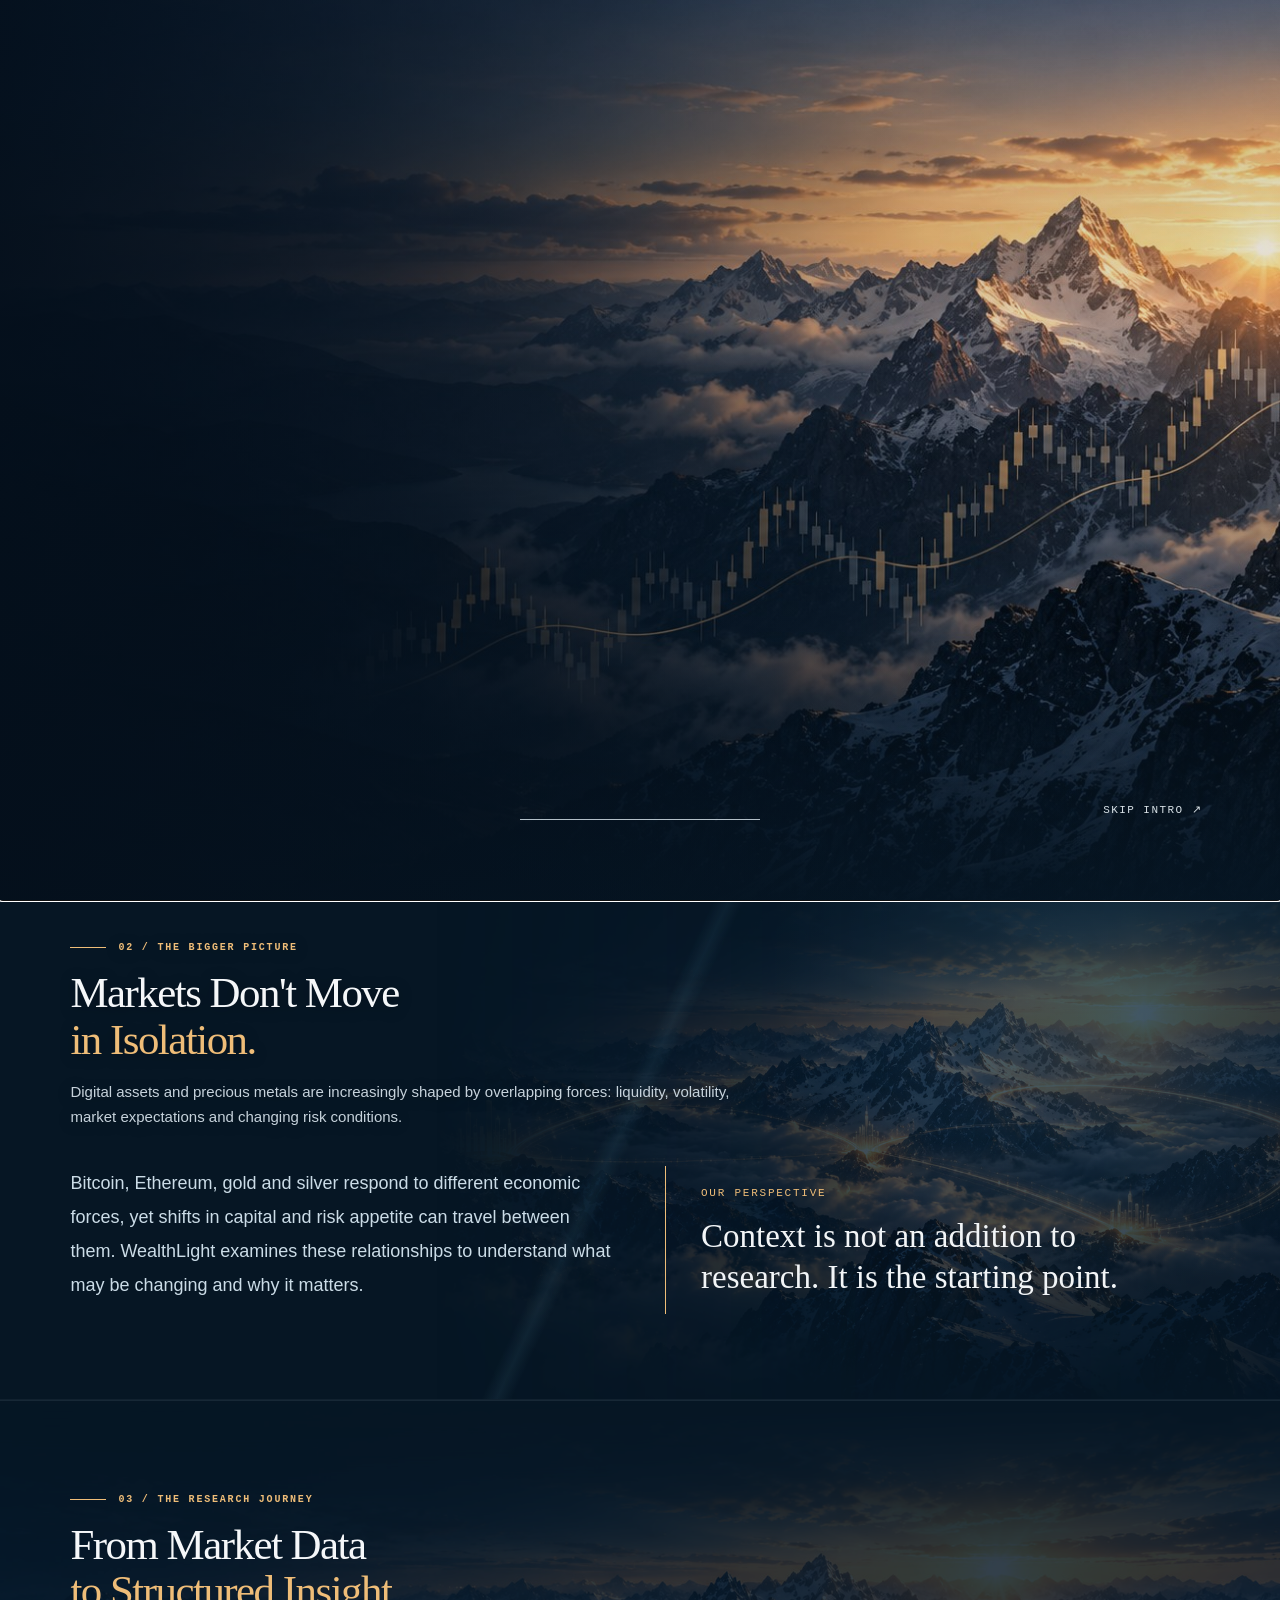
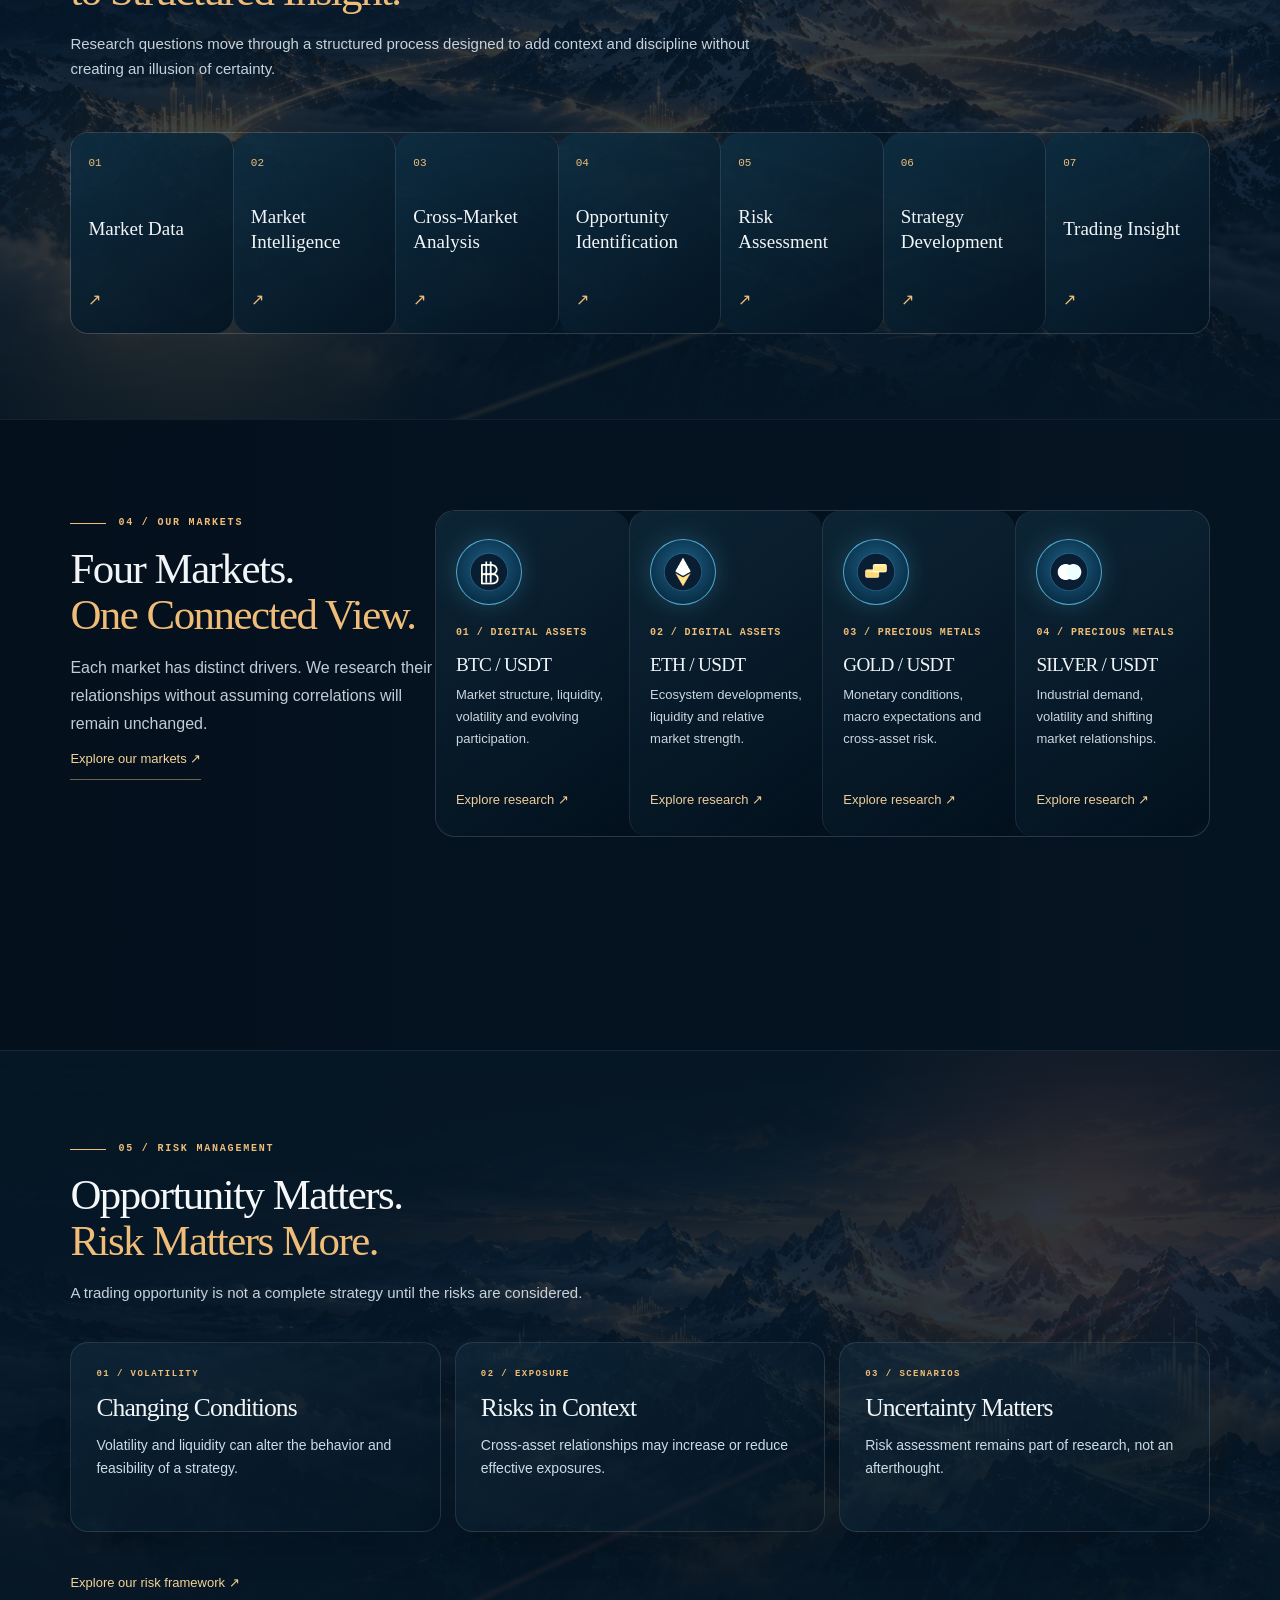
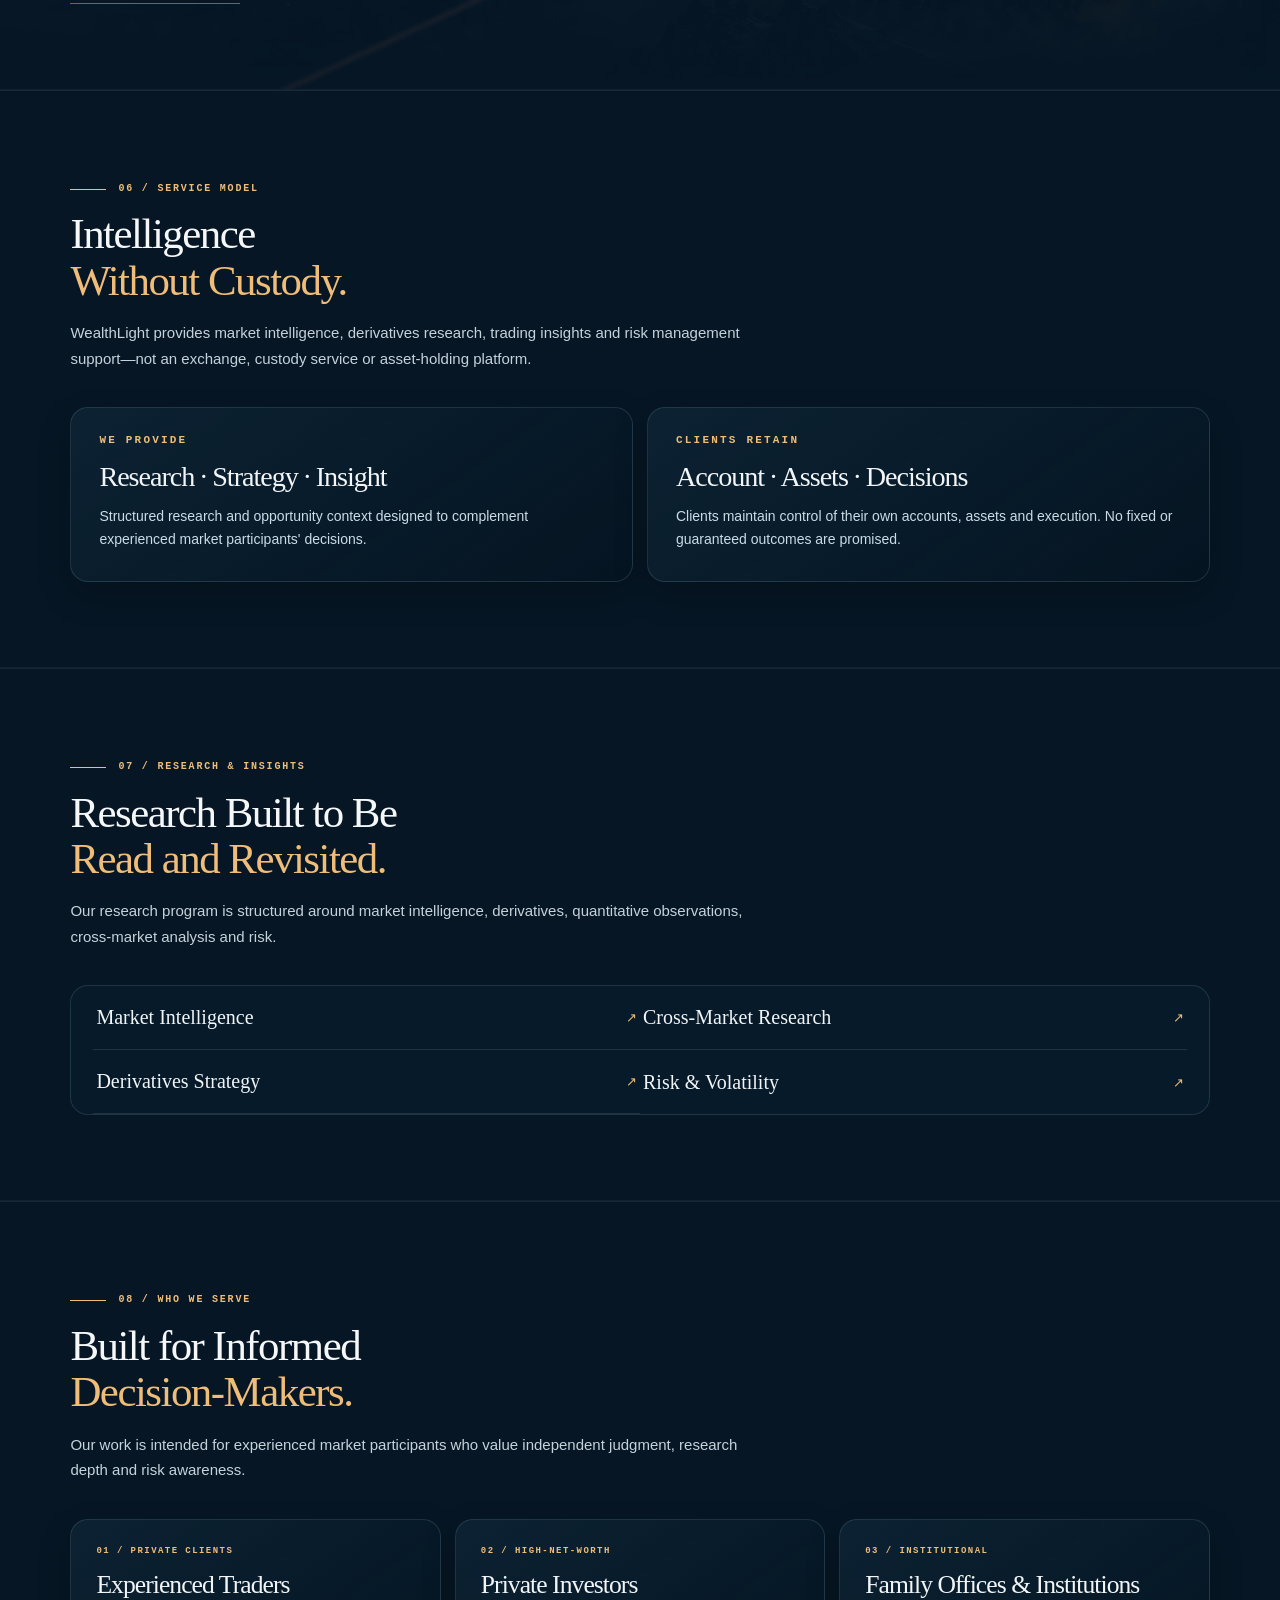
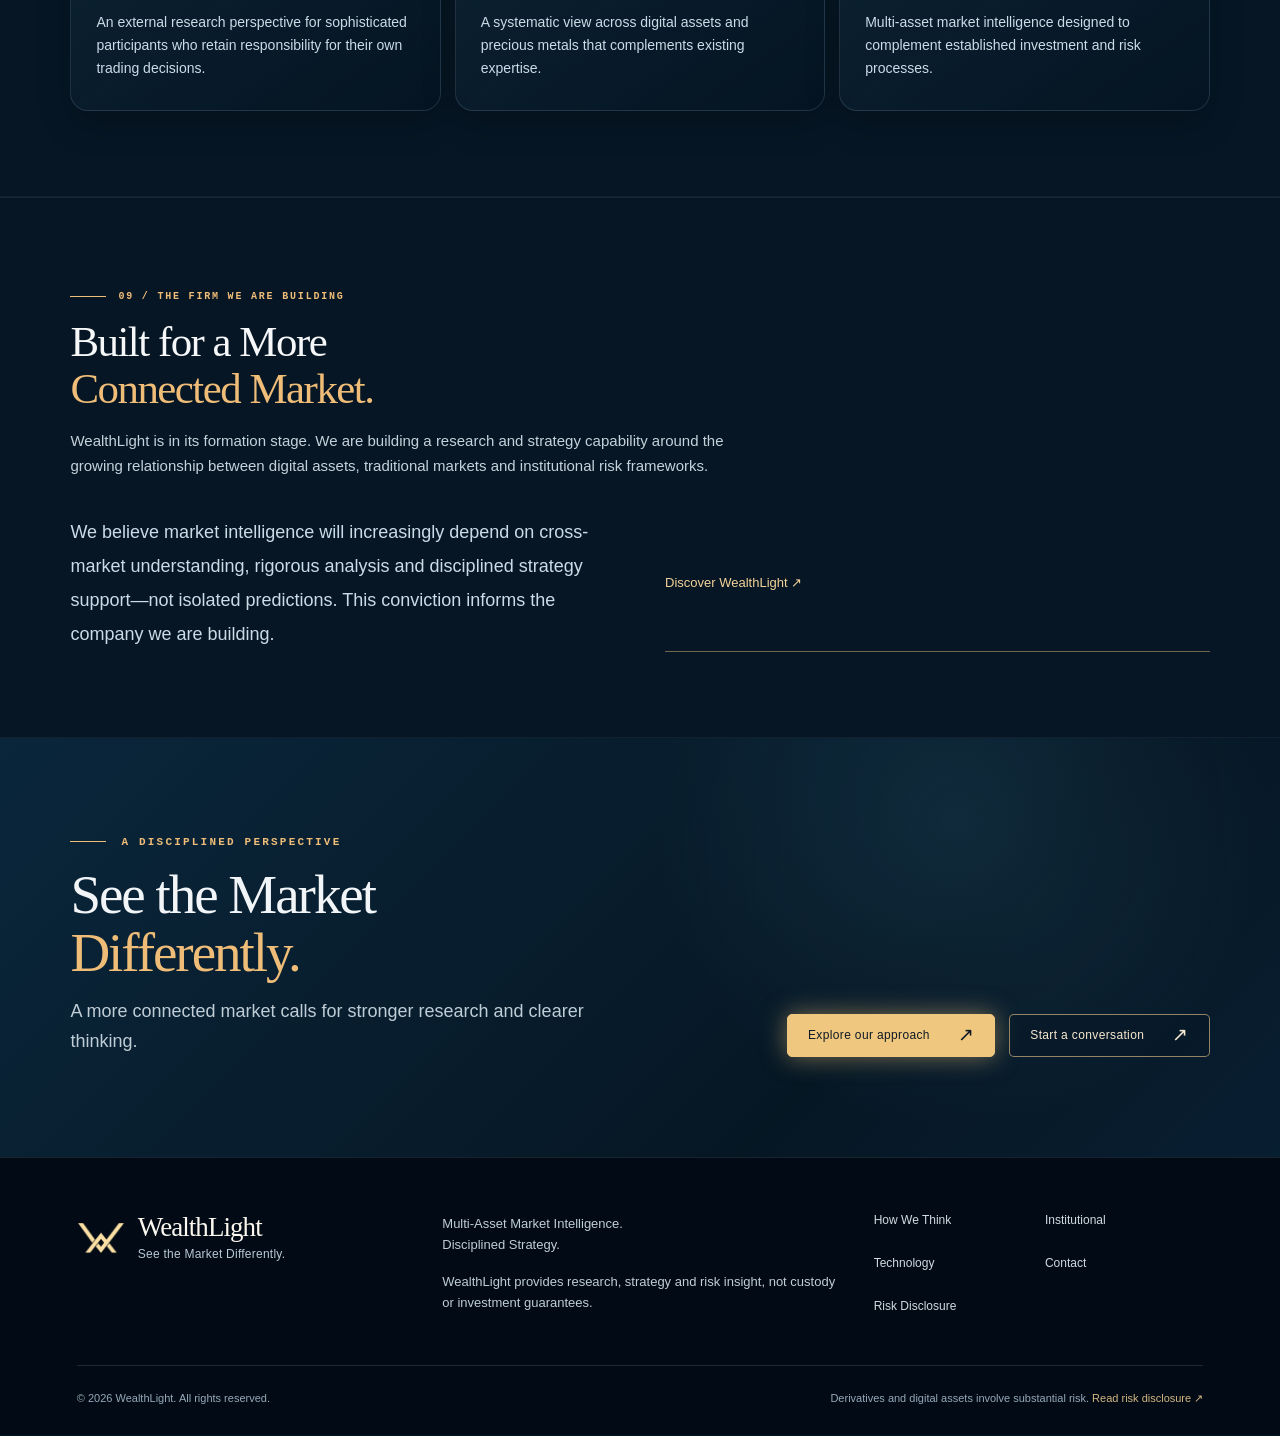
<file: index.html>
<!doctype html><html lang="en"><head><meta charset="UTF-8"><meta name="viewport" content="width=device-width,initial-scale=1"><meta name="theme-color" content="#061525"><meta name="description" content="WealthLight multi-asset market intelligence, derivatives strategy research and risk-aware trading insight."><title>Home | WealthLight</title><link rel="icon" type="image/png" href="/assets/wealthlight-symbol.png"><link rel="preload" as="image" href="/assets/wealthlight-logo-light.png"><link rel="preload" as="image" href="/assets/market-landscape-v13.jpg"><link rel="stylesheet" href="/styles/site.css?v=wl3-intro"><link rel="stylesheet" href="/styles/editorial-v13.css?v=18"><link rel="stylesheet" href="/styles/wealthlight-visual-v16.css?v=cohesive16"><link rel="stylesheet" href="/styles/wealthlight-live-v17.css?v=actual17"><link rel="stylesheet" href="/styles/wealthlight-motion-v18.css?v=cinema18"></head><body class="home wl-brand-photo" data-page="home"><header class="site-header" id="site-header"><a href="/index.html" class="brand brand-lockup" aria-label="WealthLight Home" translate="no"><span class="brand-top"><img src="/assets/wealthlight-symbol.png" class="brand-mark" alt=""><span class="brand-title">WealthLight</span></span><span class="brand-tagline">See the Market Differently.</span></a><button class="nav-toggle" type="button" aria-label="Open navigation" aria-controls="site-nav" aria-expanded="false"><span></span><span></span></button><nav class="site-nav" id="site-nav"><a href="/index.html" data-nav="index.html">Home</a><a href="/about.html" data-nav="about.html">About</a><a href="/capabilities.html" data-nav="capabilities.html">Capabilities</a><a href="/markets.html" data-nav="markets.html">Markets</a><a href="/strategies.html" data-nav="strategies.html">Strategies</a><a href="/research.html" data-nav="research.html">Research</a><a href="/risk.html" data-nav="risk.html">Risk</a><a class="nav-cta" href="/contact.html">Start a Conversation <span>↗</span></a></nav></header><div class="intro" id="intro" role="dialog" aria-label="WealthLight opening animation" aria-modal="true" tabindex="-1"><div class="intro-scene" aria-hidden="true"><div class="intro-scene-photo"></div></div><div class="intro-brand"><img src="/assets/wealthlight-logo-light.png" alt="WealthLight — See the Market Differently."></div><p class="intro-caption">MARKET INTELLIGENCE · STRATEGY · DISCIPLINE</p><div class="intro-progress" aria-hidden="true"><i></i></div><button type="button" class="intro-skip" id="intro-skip">SKIP INTRO ↗</button></div><main><section class="home-hero" id="home-hero"><div class="home-hero-photo"></div><div class="home-hero-shade"></div><div class="wl-market-identity" aria-hidden="true"><span class="wl-id-kicker">MULTI-ASSET RESEARCH</span><strong>Market structure.<br>Connected signals.</strong><span>BTC / ETH / GOLD / SILVER</span><span>LIQUIDITY · VOLATILITY · RISK</span></div><div class="shell hero-inner"><div class="hero-top"><p class="eyebrow">INDEPENDENT MULTI-ASSET RESEARCH</p><h1>See the Market<br><em>Differently.</em></h1><p>Independent research across digital assets and precious metals. We connect market structure, liquidity and risk to help experienced participants make informed decisions.</p><div class="hero-actions"><a class="button gold" href="/capabilities.html">Explore Our Approach <span>↗</span></a><a class="button ghost" href="/contact.html">Start a Conversation <span>↗</span></a></div></div><div class="hero-data" aria-hidden="true"><span>MARKET STRUCTURE</span><span>LIQUIDITY</span><span>RISK DISCIPLINE</span></div></div><div class="hero-pillars shell" id="approach"><article><img src="/assets/icon-observe.png" alt=""><div><span class="kicker">01 / OBSERVE</span><h3>Markets</h3><p>A connected perspective across digital assets and precious metals.</p><a href="/markets.html">View Markets ↗</a></div></article><article><img src="/assets/icon-connect.png" alt=""><div><span class="kicker">02 / CONNECT</span><h3>Research</h3><p>Evidence, context and clear questions guide every research view.</p><a href="/research.html">Our Research ↗</a></div></article><article><img src="/assets/icon-evaluate.png" alt=""><div><span class="kicker">03 / EVALUATE</span><h3>Strategies</h3><p>Evaluate opportunities against changing liquidity and risk conditions.</p><a href="/strategies.html">Our Strategies ↗</a></div></article><article><img src="/assets/icon-inform.png" alt=""><div><span class="kicker">04 / INFORM</span><h3>Risk</h3><p>Examine downside scenarios before an opportunity becomes a decision.</p><a href="/risk.html">Our Approach ↗</a></div></article></div></section><section class="wl-research-ribbon" aria-label="Research coverage"><div class="wl-ribbon-inner"><span class="wl-ribbon-heading">WEALTHLIGHT / RESEARCH UNIVERSE</span><div class="wl-ribbon-cell"><small>DIGITAL ASSET</small><b>Bitcoin</b></div><div class="wl-ribbon-cell"><small>DIGITAL ASSET</small><b>Ethereum</b></div><div class="wl-ribbon-cell"><small>PRECIOUS METAL</small><b>Gold</b></div><div class="wl-ribbon-cell"><small>PRECIOUS METAL</small><b>Silver</b></div></div></section><section class="content-section section-dark has-image-scene"><div class="wl-chapter-image" aria-hidden="true"><img src="/assets/research-mountains.jpg" alt="" loading="lazy" decoding="async"></div><div class="shell"><div class="section-heading"><p class="eyebrow">02 / THE BIGGER PICTURE</p><h2>Markets Don't Move<br><em>in Isolation.</em></h2><p>Digital assets and precious metals are increasingly shaped by overlapping forces: liquidity, volatility, market expectations and changing risk conditions.</p></div><div class="wide-editorial"><p>Bitcoin, Ethereum, gold and silver respond to different economic forces, yet shifts in capital and risk appetite can travel between them. WealthLight examines these relationships to understand what may be changing and why it matters.</p><div class="editorial-quote"><span>OUR PERSPECTIVE</span><strong>Context is not an addition to research. It is the starting point.</strong></div></div></div></section><section class="content-section section-pattern"><div class="shell"><div class="section-heading"><p class="eyebrow">03 / THE RESEARCH JOURNEY</p><h2>From Market Data<br><em>to Structured Insight.</em></h2><p>Research questions move through a structured process designed to add context and discipline without creating an illusion of certainty.</p></div><div class="steps"><a href="/approach.html" class="step"><span>01</span><strong>Market Data</strong><i>↗</i></a><a href="/approach.html" class="step"><span>02</span><strong>Market Intelligence</strong><i>↗</i></a><a href="/approach.html" class="step"><span>03</span><strong>Cross-Market Analysis</strong><i>↗</i></a><a href="/approach.html" class="step"><span>04</span><strong>Opportunity Identification</strong><i>↗</i></a><a href="/approach.html" class="step"><span>05</span><strong>Risk Assessment</strong><i>↗</i></a><a href="/approach.html" class="step"><span>06</span><strong>Strategy Development</strong><i>↗</i></a><a href="/approach.html" class="step"><span>07</span><strong>Trading Insight</strong><i>↗</i></a></div></div></section><section class="market-stage" aria-label="Four markets — illustrative market artwork"><div class="market-stage-photo"></div><div class="shell market-stage-grid"><div class="market-stage-heading"><p class="eyebrow">04 / OUR MARKETS</p><h2>Four Markets.<br><em>One Connected View.</em></h2><p>Each market has distinct drivers. We research their relationships without assuming correlations will remain unchanged.</p><a href="/markets.html" class="text-link">Explore our markets ↗</a></div><div class="market-slices"><article class="market-slice"><img src="/assets/icon-btc.png" alt="" loading="lazy"><p class="kicker">01 / DIGITAL ASSETS</p><h3>BTC / USDT</h3><p>Market structure, liquidity, volatility and evolving participation.</p><a href="/research.html">Explore research ↗</a></article><article class="market-slice"><img src="/assets/icon-eth.png" alt="" loading="lazy"><p class="kicker">02 / DIGITAL ASSETS</p><h3>ETH / USDT</h3><p>Ecosystem developments, liquidity and relative market strength.</p><a href="/research.html">Explore research ↗</a></article><article class="market-slice"><img src="/assets/icon-gold.png" alt="" loading="lazy"><p class="kicker">03 / PRECIOUS METALS</p><h3>GOLD / USDT</h3><p>Monetary conditions, macro expectations and cross-asset risk.</p><a href="/research.html">Explore research ↗</a></article><article class="market-slice"><img src="/assets/icon-silver.png" alt="" loading="lazy"><p class="kicker">04 / PRECIOUS METALS</p><h3>SILVER / USDT</h3><p>Industrial demand, volatility and shifting market relationships.</p><a href="/research.html">Explore research ↗</a></article></div></div></section><section class="content-section section-dark"><div class="shell"><div class="section-heading"><p class="eyebrow">05 / RISK MANAGEMENT</p><h2>Opportunity Matters.<br><em>Risk Matters More.</em></h2><p>A trading opportunity is not a complete strategy until the risks are considered.</p></div><div class="three-col"><article class="line-column"><span class="kicker">01 / VOLATILITY</span><h3>Changing Conditions</h3><p>Volatility and liquidity can alter the behavior and feasibility of a strategy.</p></article><article class="line-column"><span class="kicker">02 / EXPOSURE</span><h3>Risks in Context</h3><p>Cross-asset relationships may increase or reduce effective exposures.</p></article><article class="line-column"><span class="kicker">03 / SCENARIOS</span><h3>Uncertainty Matters</h3><p>Risk assessment remains part of research, not an afterthought.</p></article></div><a class="text-link block-link" href="/risk.html">Explore our risk framework ↗</a></div></section><section class="content-section section-soft"><div class="shell"><div class="section-heading"><p class="eyebrow">06 / SERVICE MODEL</p><h2>Intelligence<br><em>Without Custody.</em></h2><p>WealthLight provides market intelligence, derivatives research, trading insights and risk management support—not an exchange, custody service or asset-holding platform.</p></div><div class="service-lines"><div><span class="kicker">WE PROVIDE</span><h3>Research · Strategy · Insight</h3><p>Structured research and opportunity context designed to complement experienced market participants' decisions.</p></div><div><span class="kicker">CLIENTS RETAIN</span><h3>Account · Assets · Decisions</h3><p>Clients maintain control of their own accounts, assets and execution. No fixed or guaranteed outcomes are promised.</p></div></div></div></section><section class="content-section section-pattern"><div class="shell"><div class="section-heading"><p class="eyebrow">07 / RESEARCH & INSIGHTS</p><h2>Research Built to Be<br><em>Read and Revisited.</em></h2><p>Our research program is structured around market intelligence, derivatives, quantitative observations, cross-market analysis and risk.</p></div><div class="research-links"><a href="/research.html">Market Intelligence <span>↗</span></a><a href="/research.html">Cross-Market Research <span>↗</span></a><a href="/research.html">Derivatives Strategy <span>↗</span></a><a href="/research.html">Risk & Volatility <span>↗</span></a></div></div></section><section class="content-section section-dark"><div class="shell"><div class="section-heading"><p class="eyebrow">08 / WHO WE SERVE</p><h2>Built for Informed<br><em>Decision-Makers.</em></h2><p>Our work is intended for experienced market participants who value independent judgment, research depth and risk awareness.</p></div><div class="three-col"><article class="line-column"><span class="kicker">01 / PRIVATE CLIENTS</span><h3>Experienced Traders</h3><p>An external research perspective for sophisticated participants who retain responsibility for their own trading decisions.</p></article><article class="line-column"><span class="kicker">02 / HIGH-NET-WORTH</span><h3>Private Investors</h3><p>A systematic view across digital assets and precious metals that complements existing expertise.</p></article><article class="line-column"><span class="kicker">03 / INSTITUTIONAL</span><h3>Family Offices & Institutions</h3><p>Multi-asset market intelligence designed to complement established investment and risk processes.</p></article></div></div></section><section class="content-section section-soft"><div class="shell"><div class="section-heading"><p class="eyebrow">09 / THE FIRM WE ARE BUILDING</p><h2>Built for a More<br><em>Connected Market.</em></h2><p>WealthLight is in its formation stage. We are building a research and strategy capability around the growing relationship between digital assets, traditional markets and institutional risk frameworks.</p></div><div class="wide-editorial"><p>We believe market intelligence will increasingly depend on cross-market understanding, rigorous analysis and disciplined strategy support—not isolated predictions. This conviction informs the company we are building.</p><a href="/about.html" class="text-link">Discover WealthLight ↗</a></div></div></section><section class="closing"><div class="shell closing-inner"><div><p class="eyebrow">A DISCIPLINED PERSPECTIVE</p><h2>See the Market<br><em>Differently.</em></h2><p>A more connected market calls for stronger research and clearer thinking.</p></div><div class="closing-actions"><a href="/approach.html" class="button gold">Explore our approach <span>↗</span></a><a href="/contact.html" class="button ghost">Start a conversation <span>↗</span></a></div></div></section></main><footer class="site-footer"><div class="footer-brand" translate="no"><div class="brand-top"><img src="/assets/wealthlight-symbol.png" class="brand-mark" alt=""><span class="brand-title">WealthLight</span></div><p class="brand-tagline">See the Market Differently.</p></div><div class="footer-copy"><p>Multi-Asset Market Intelligence.<br>Disciplined Strategy.</p><p>WealthLight provides research, strategy and risk insight, not custody or investment guarantees.</p></div><nav aria-label="Footer navigation"><a href="/approach.html">How We Think</a><a href="/institutional.html">Institutional</a><a href="/technology.html">Technology</a><a href="/contact.html">Contact</a><a href="/disclosure.html">Risk Disclosure</a></nav><div class="footer-bottom"><span>© 2026 WealthLight. All rights reserved.</span><span>Derivatives and digital assets involve substantial risk. <a href="/disclosure.html">Read risk disclosure ↗</a></span></div></footer><script defer src="/scripts/site.js?v=cinema18"></script></body></html>
</file>
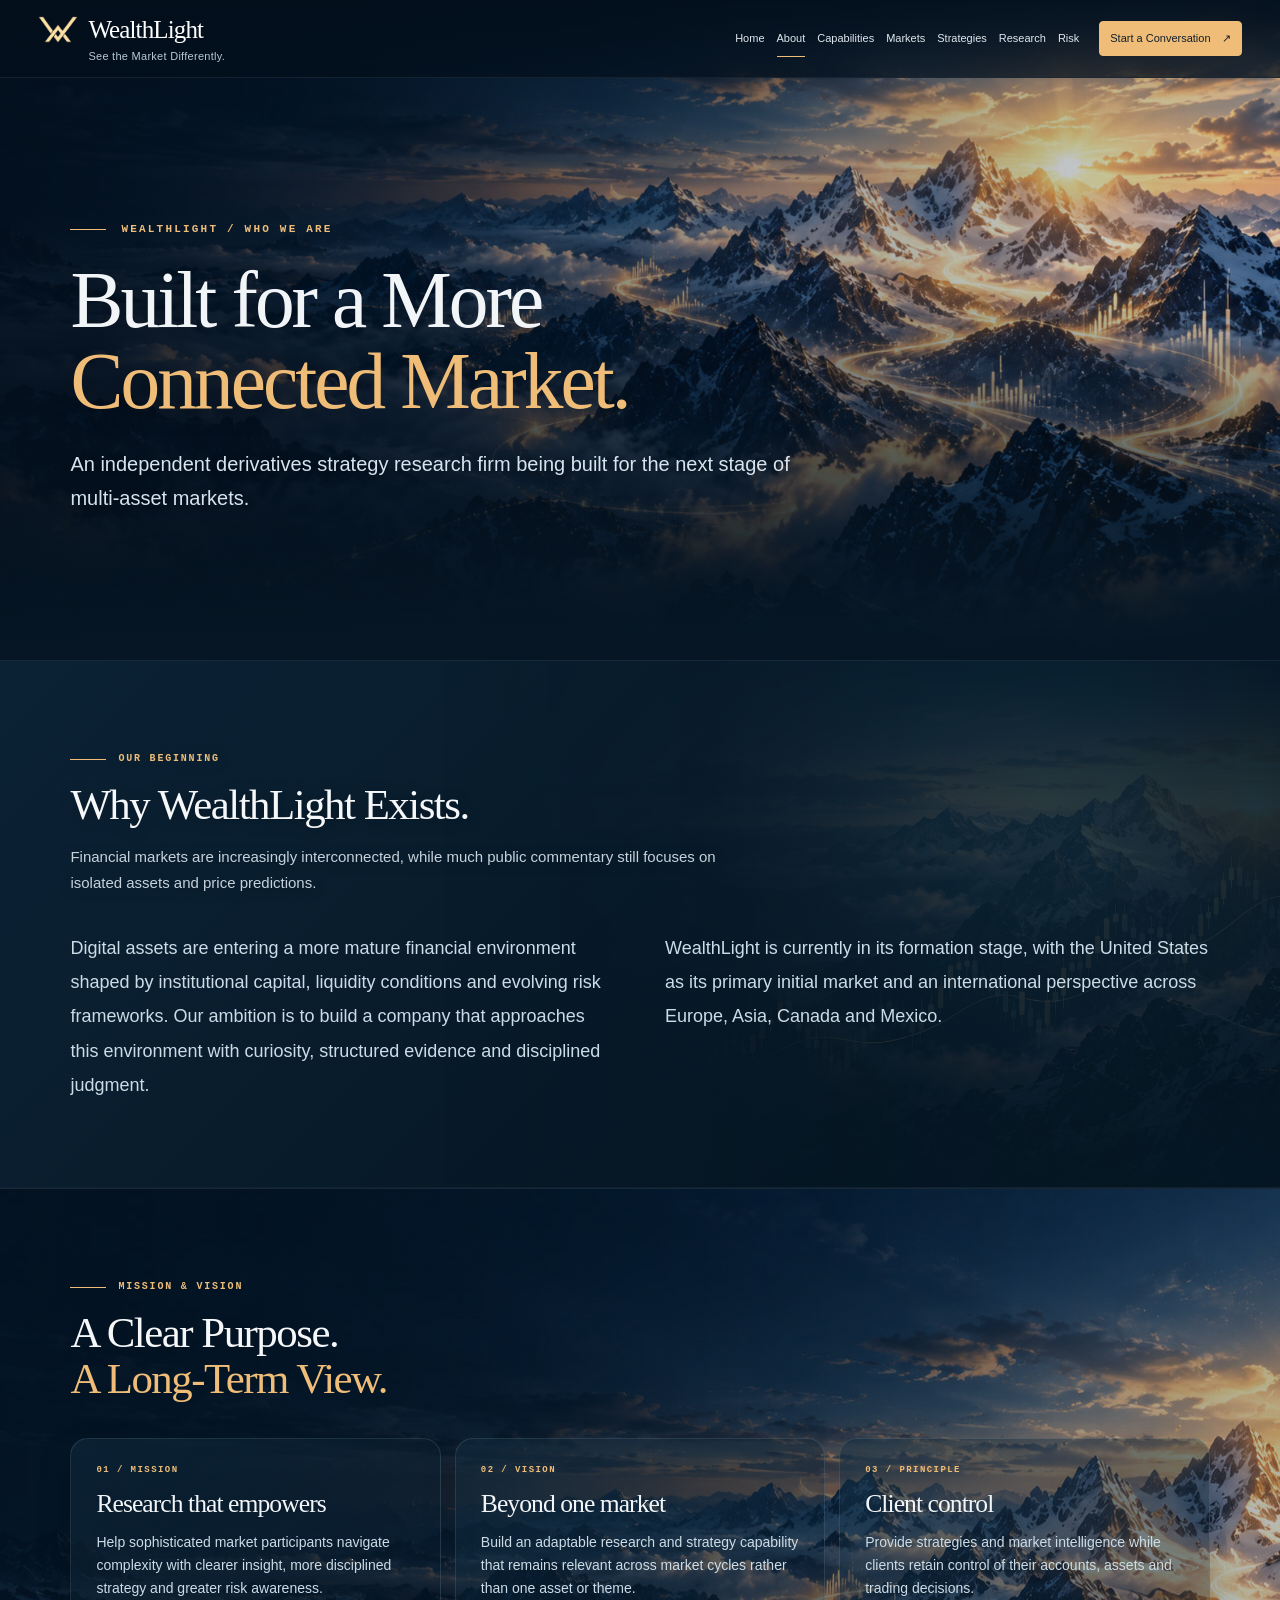
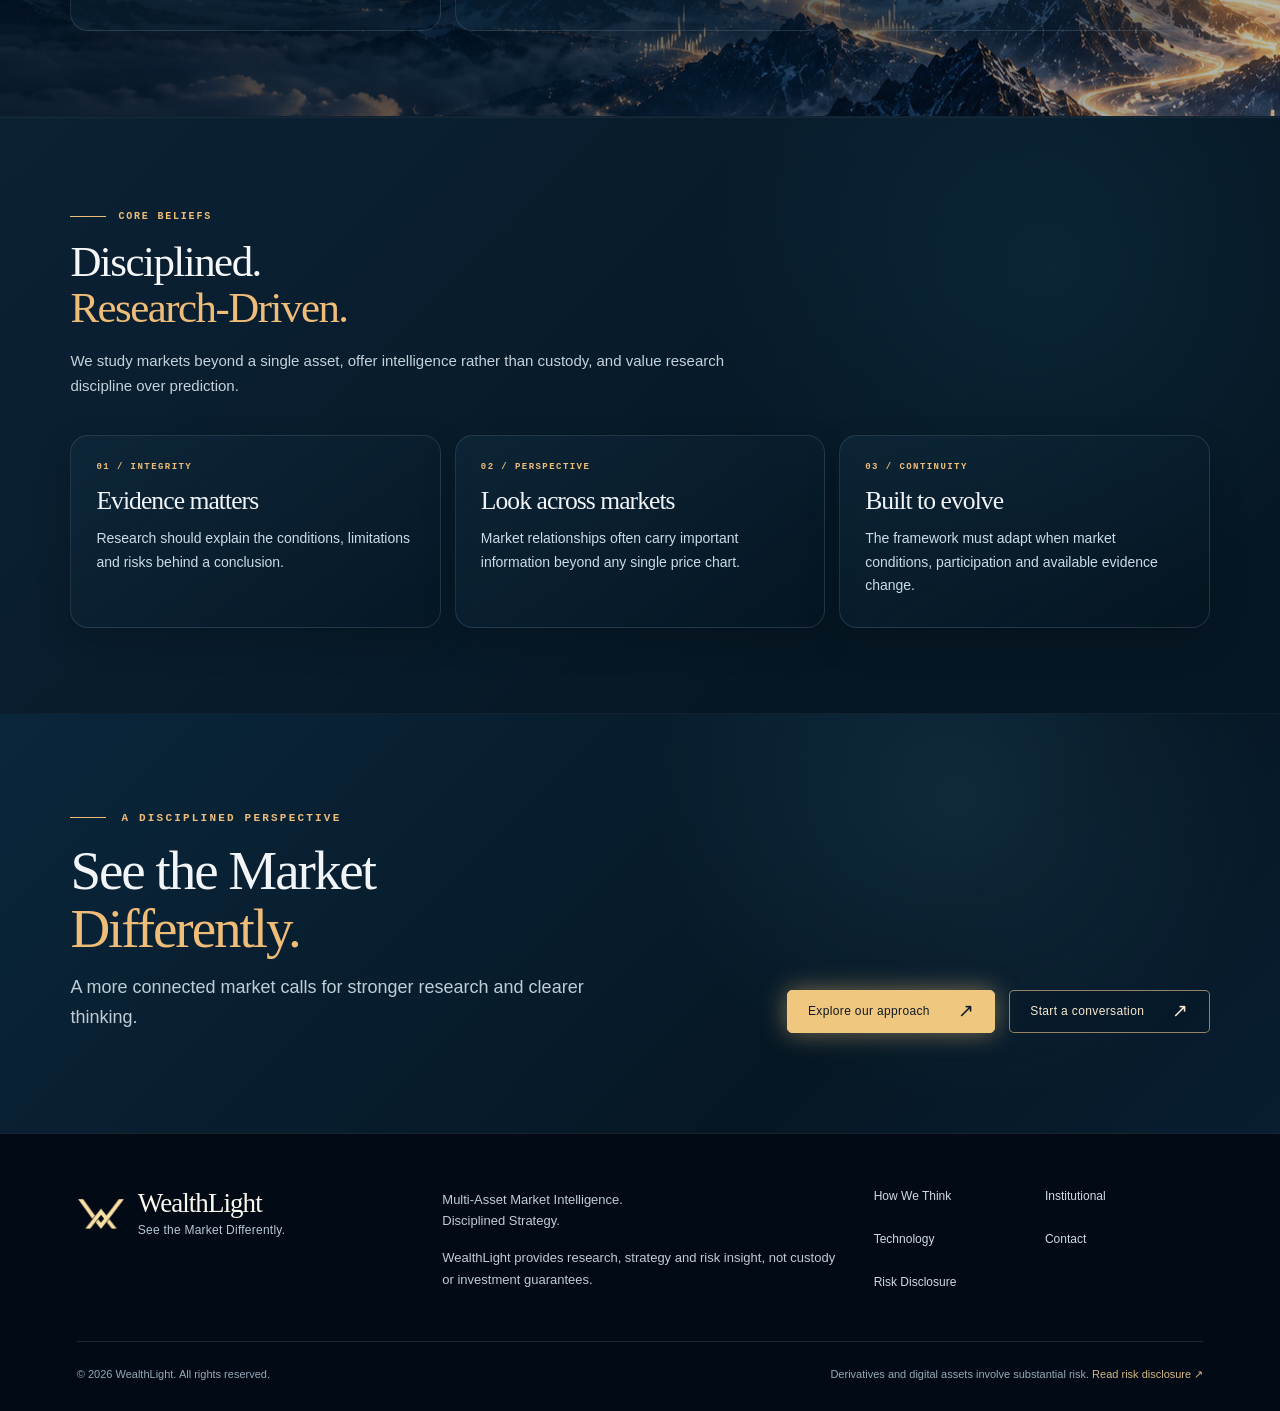
<file: about.html>
<!doctype html><html lang="en"><head><meta charset="UTF-8"><meta name="viewport" content="width=device-width,initial-scale=1"><meta name="theme-color" content="#061525"><meta name="description" content="WealthLight multi-asset market intelligence, derivatives strategy research and risk-aware trading insight."><title>About | WealthLight</title><link rel="icon" type="image/png" href="/assets/wealthlight-symbol.png"><link rel="stylesheet" href="/styles/site.css?v=wl2"><link rel="stylesheet" href="/styles/editorial-v13.css?v=17"><link rel="stylesheet" href="/styles/wealthlight-visual-v16.css?v=cohesive16"><link rel="stylesheet" href="/styles/wealthlight-live-v17.css?v=actual17"><link rel="stylesheet" href="/styles/wealthlight-motion-v18.css?v=cinema18"></head><body class=" wl-brand-photo" data-page="about"><header class="site-header" id="site-header"><a href="/index.html" class="brand brand-lockup" aria-label="WealthLight Home" translate="no"><span class="brand-top"><img src="/assets/wealthlight-symbol.png" class="brand-mark" alt=""><span class="brand-title">WealthLight</span></span><span class="brand-tagline">See the Market Differently.</span></a><button class="nav-toggle" type="button" aria-label="Open navigation" aria-controls="site-nav" aria-expanded="false"><span></span><span></span></button><nav class="site-nav" id="site-nav"><a href="/index.html" data-nav="index.html">Home</a><a href="/about.html" data-nav="about.html">About</a><a href="/capabilities.html" data-nav="capabilities.html">Capabilities</a><a href="/markets.html" data-nav="markets.html">Markets</a><a href="/strategies.html" data-nav="strategies.html">Strategies</a><a href="/research.html" data-nav="research.html">Research</a><a href="/risk.html" data-nav="risk.html">Risk</a><a class="nav-cta" href="/contact.html">Start a Conversation <span>↗</span></a></nav></header><main><section class="page-hero scene-about"><div class="scene-photo"></div><div class="scene-darken"></div><div class="shell page-hero-copy"><p class="eyebrow">WEALTHLIGHT / WHO WE ARE</p><h1>Built for a More<br><em>Connected Market.</em></h1><p class="lead">An independent derivatives strategy research firm being built for the next stage of multi-asset markets.</p></div></section><section class="content-section  has-image-scene"><div class="wl-chapter-image" aria-hidden="true"><img src="/assets/market-landscape-v13.jpg" alt="" loading="lazy" decoding="async"></div><div class="shell"><div class="section-heading"><p class="eyebrow">OUR BEGINNING</p><h2>Why WealthLight Exists.</h2><p>Financial markets are increasingly interconnected, while much public commentary still focuses on isolated assets and price predictions.</p></div><div class="wide-editorial"><p>Digital assets are entering a more mature financial environment shaped by institutional capital, liquidity conditions and evolving risk frameworks. Our ambition is to build a company that approaches this environment with curiosity, structured evidence and disciplined judgment.</p><p>WealthLight is currently in its formation stage, with the United States as its primary initial market and an international perspective across Europe, Asia, Canada and Mexico.</p></div></div></section><section class="content-section section-dark"><div class="shell"><div class="section-heading"><p class="eyebrow">MISSION & VISION</p><h2>A Clear Purpose.<br><em>A Long-Term View.</em></h2></div><div class="three-col"><article class="line-column"><span class="kicker">01 / MISSION</span><h3>Research that empowers</h3><p>Help sophisticated market participants navigate complexity with clearer insight, more disciplined strategy and greater risk awareness.</p></article><article class="line-column"><span class="kicker">02 / VISION</span><h3>Beyond one market</h3><p>Build an adaptable research and strategy capability that remains relevant across market cycles rather than one asset or theme.</p></article><article class="line-column"><span class="kicker">03 / PRINCIPLE</span><h3>Client control</h3><p>Provide strategies and market intelligence while clients retain control of their accounts, assets and trading decisions.</p></article></div></div></section><section class="content-section "><div class="shell"><div class="section-heading"><p class="eyebrow">CORE BELIEFS</p><h2>Disciplined.<br><em>Research-Driven.</em></h2><p>We study markets beyond a single asset, offer intelligence rather than custody, and value research discipline over prediction.</p></div><div class="three-col"><article class="line-column"><span class="kicker">01 / INTEGRITY</span><h3>Evidence matters</h3><p>Research should explain the conditions, limitations and risks behind a conclusion.</p></article><article class="line-column"><span class="kicker">02 / PERSPECTIVE</span><h3>Look across markets</h3><p>Market relationships often carry important information beyond any single price chart.</p></article><article class="line-column"><span class="kicker">03 / CONTINUITY</span><h3>Built to evolve</h3><p>The framework must adapt when market conditions, participation and available evidence change.</p></article></div></div></section><section class="closing"><div class="shell closing-inner"><div><p class="eyebrow">A DISCIPLINED PERSPECTIVE</p><h2>See the Market<br><em>Differently.</em></h2><p>A more connected market calls for stronger research and clearer thinking.</p></div><div class="closing-actions"><a href="/approach.html" class="button gold">Explore our approach <span>↗</span></a><a href="/contact.html" class="button ghost">Start a conversation <span>↗</span></a></div></div></section></main><footer class="site-footer"><div class="footer-brand" translate="no"><div class="brand-top"><img src="/assets/wealthlight-symbol.png" class="brand-mark" alt=""><span class="brand-title">WealthLight</span></div><p class="brand-tagline">See the Market Differently.</p></div><div class="footer-copy"><p>Multi-Asset Market Intelligence.<br>Disciplined Strategy.</p><p>WealthLight provides research, strategy and risk insight, not custody or investment guarantees.</p></div><nav aria-label="Footer navigation"><a href="/approach.html">How We Think</a><a href="/institutional.html">Institutional</a><a href="/technology.html">Technology</a><a href="/contact.html">Contact</a><a href="/disclosure.html">Risk Disclosure</a></nav><div class="footer-bottom"><span>© 2026 WealthLight. All rights reserved.</span><span>Derivatives and digital assets involve substantial risk. <a href="/disclosure.html">Read risk disclosure ↗</a></span></div></footer><script defer src="/scripts/site.js?v=cinema18"></script></body></html>
</file>
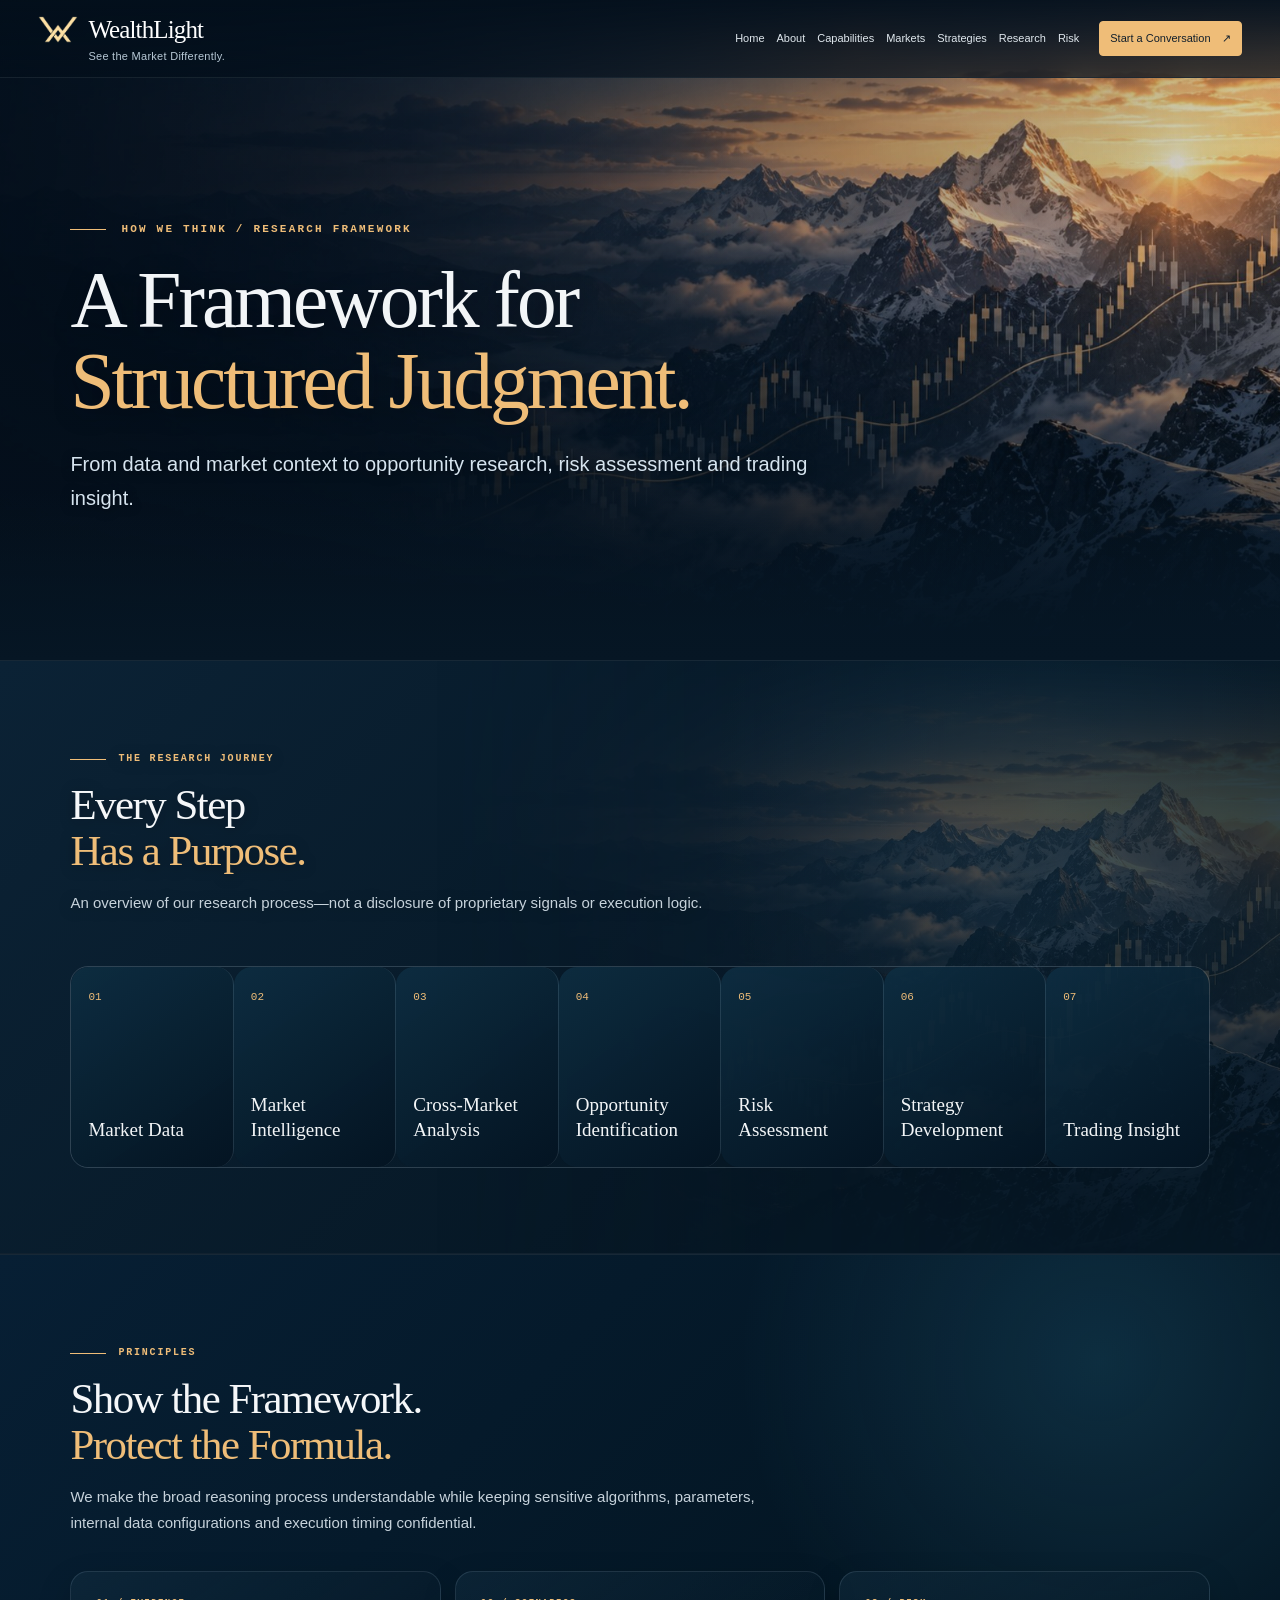
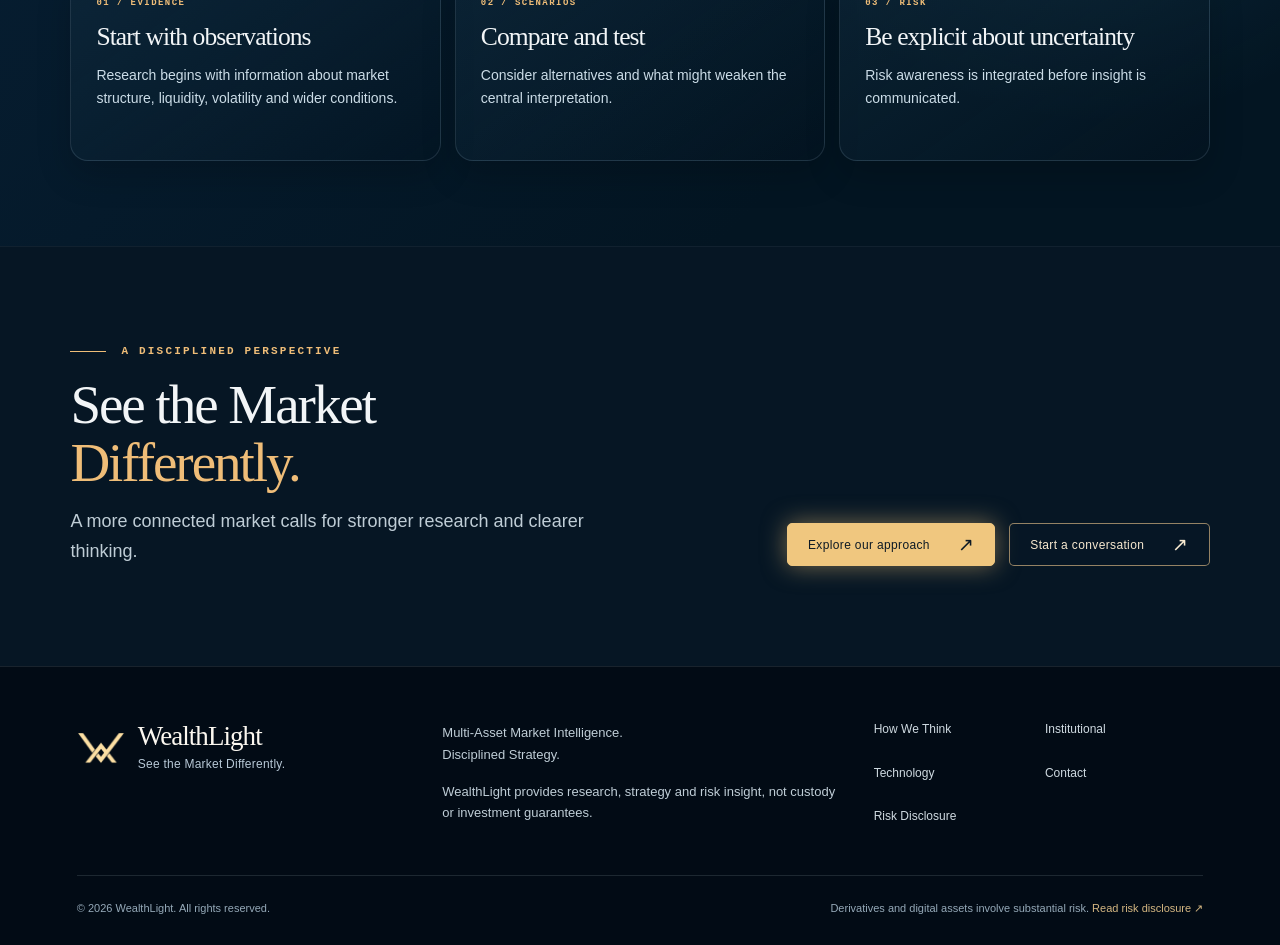
<file: approach.html>
<!doctype html><html lang="en"><head><meta charset="UTF-8"><meta name="viewport" content="width=device-width,initial-scale=1"><meta name="theme-color" content="#061525"><meta name="description" content="WealthLight multi-asset market intelligence, derivatives strategy research and risk-aware trading insight."><title>How We Think | WealthLight</title><link rel="icon" type="image/png" href="/assets/wealthlight-symbol.png"><link rel="stylesheet" href="/styles/site.css?v=wl2"><link rel="stylesheet" href="/styles/editorial-v13.css?v=17"><link rel="stylesheet" href="/styles/wealthlight-visual-v16.css?v=cohesive16"><link rel="stylesheet" href="/styles/wealthlight-live-v17.css?v=actual17"><link rel="stylesheet" href="/styles/wealthlight-motion-v18.css?v=cinema18"></head><body class=" wl-brand-photo" data-page="how-we-think"><header class="site-header" id="site-header"><a href="/index.html" class="brand brand-lockup" aria-label="WealthLight Home" translate="no"><span class="brand-top"><img src="/assets/wealthlight-symbol.png" class="brand-mark" alt=""><span class="brand-title">WealthLight</span></span><span class="brand-tagline">See the Market Differently.</span></a><button class="nav-toggle" type="button" aria-label="Open navigation" aria-controls="site-nav" aria-expanded="false"><span></span><span></span></button><nav class="site-nav" id="site-nav"><a href="/index.html" data-nav="index.html">Home</a><a href="/about.html" data-nav="about.html">About</a><a href="/capabilities.html" data-nav="capabilities.html">Capabilities</a><a href="/markets.html" data-nav="markets.html">Markets</a><a href="/strategies.html" data-nav="strategies.html">Strategies</a><a href="/research.html" data-nav="research.html">Research</a><a href="/risk.html" data-nav="risk.html">Risk</a><a class="nav-cta" href="/contact.html">Start a Conversation <span>↗</span></a></nav></header><main><section class="page-hero scene-approach"><div class="scene-photo"></div><div class="scene-darken"></div><div class="shell page-hero-copy"><p class="eyebrow">HOW WE THINK / RESEARCH FRAMEWORK</p><h1>A Framework for<br><em>Structured Judgment.</em></h1><p class="lead">From data and market context to opportunity research, risk assessment and trading insight.</p></div></section><section class="content-section  has-image-scene"><div class="wl-chapter-image" aria-hidden="true"><img src="/assets/market-landscape-v13.jpg" alt="" loading="lazy" decoding="async"></div><div class="shell"><div class="section-heading"><p class="eyebrow">THE RESEARCH JOURNEY</p><h2>Every Step<br><em>Has a Purpose.</em></h2><p>An overview of our research process—not a disclosure of proprietary signals or execution logic.</p></div><div class="steps"><div class="step"><span>01</span><strong>Market Data</strong></div><div class="step"><span>02</span><strong>Market Intelligence</strong></div><div class="step"><span>03</span><strong>Cross-Market Analysis</strong></div><div class="step"><span>04</span><strong>Opportunity Identification</strong></div><div class="step"><span>05</span><strong>Risk Assessment</strong></div><div class="step"><span>06</span><strong>Strategy Development</strong></div><div class="step"><span>07</span><strong>Trading Insight</strong></div></div></div></section><section class="content-section section-dark"><div class="shell"><div class="section-heading"><p class="eyebrow">PRINCIPLES</p><h2>Show the Framework.<br><em>Protect the Formula.</em></h2><p>We make the broad reasoning process understandable while keeping sensitive algorithms, parameters, internal data configurations and execution timing confidential.</p></div><div class="three-col"><article class="line-column"><span class="kicker">01 / EVIDENCE</span><h3>Start with observations</h3><p>Research begins with information about market structure, liquidity, volatility and wider conditions.</p></article><article class="line-column"><span class="kicker">02 / SCENARIOS</span><h3>Compare and test</h3><p>Consider alternatives and what might weaken the central interpretation.</p></article><article class="line-column"><span class="kicker">03 / RISK</span><h3>Be explicit about uncertainty</h3><p>Risk awareness is integrated before insight is communicated.</p></article></div></div></section><section class="closing"><div class="shell closing-inner"><div><p class="eyebrow">A DISCIPLINED PERSPECTIVE</p><h2>See the Market<br><em>Differently.</em></h2><p>A more connected market calls for stronger research and clearer thinking.</p></div><div class="closing-actions"><a href="/approach.html" class="button gold">Explore our approach <span>↗</span></a><a href="/contact.html" class="button ghost">Start a conversation <span>↗</span></a></div></div></section></main><footer class="site-footer"><div class="footer-brand" translate="no"><div class="brand-top"><img src="/assets/wealthlight-symbol.png" class="brand-mark" alt=""><span class="brand-title">WealthLight</span></div><p class="brand-tagline">See the Market Differently.</p></div><div class="footer-copy"><p>Multi-Asset Market Intelligence.<br>Disciplined Strategy.</p><p>WealthLight provides research, strategy and risk insight, not custody or investment guarantees.</p></div><nav aria-label="Footer navigation"><a href="/approach.html">How We Think</a><a href="/institutional.html">Institutional</a><a href="/technology.html">Technology</a><a href="/contact.html">Contact</a><a href="/disclosure.html">Risk Disclosure</a></nav><div class="footer-bottom"><span>© 2026 WealthLight. All rights reserved.</span><span>Derivatives and digital assets involve substantial risk. <a href="/disclosure.html">Read risk disclosure ↗</a></span></div></footer><script defer src="/scripts/site.js?v=cinema18"></script></body></html>
</file>
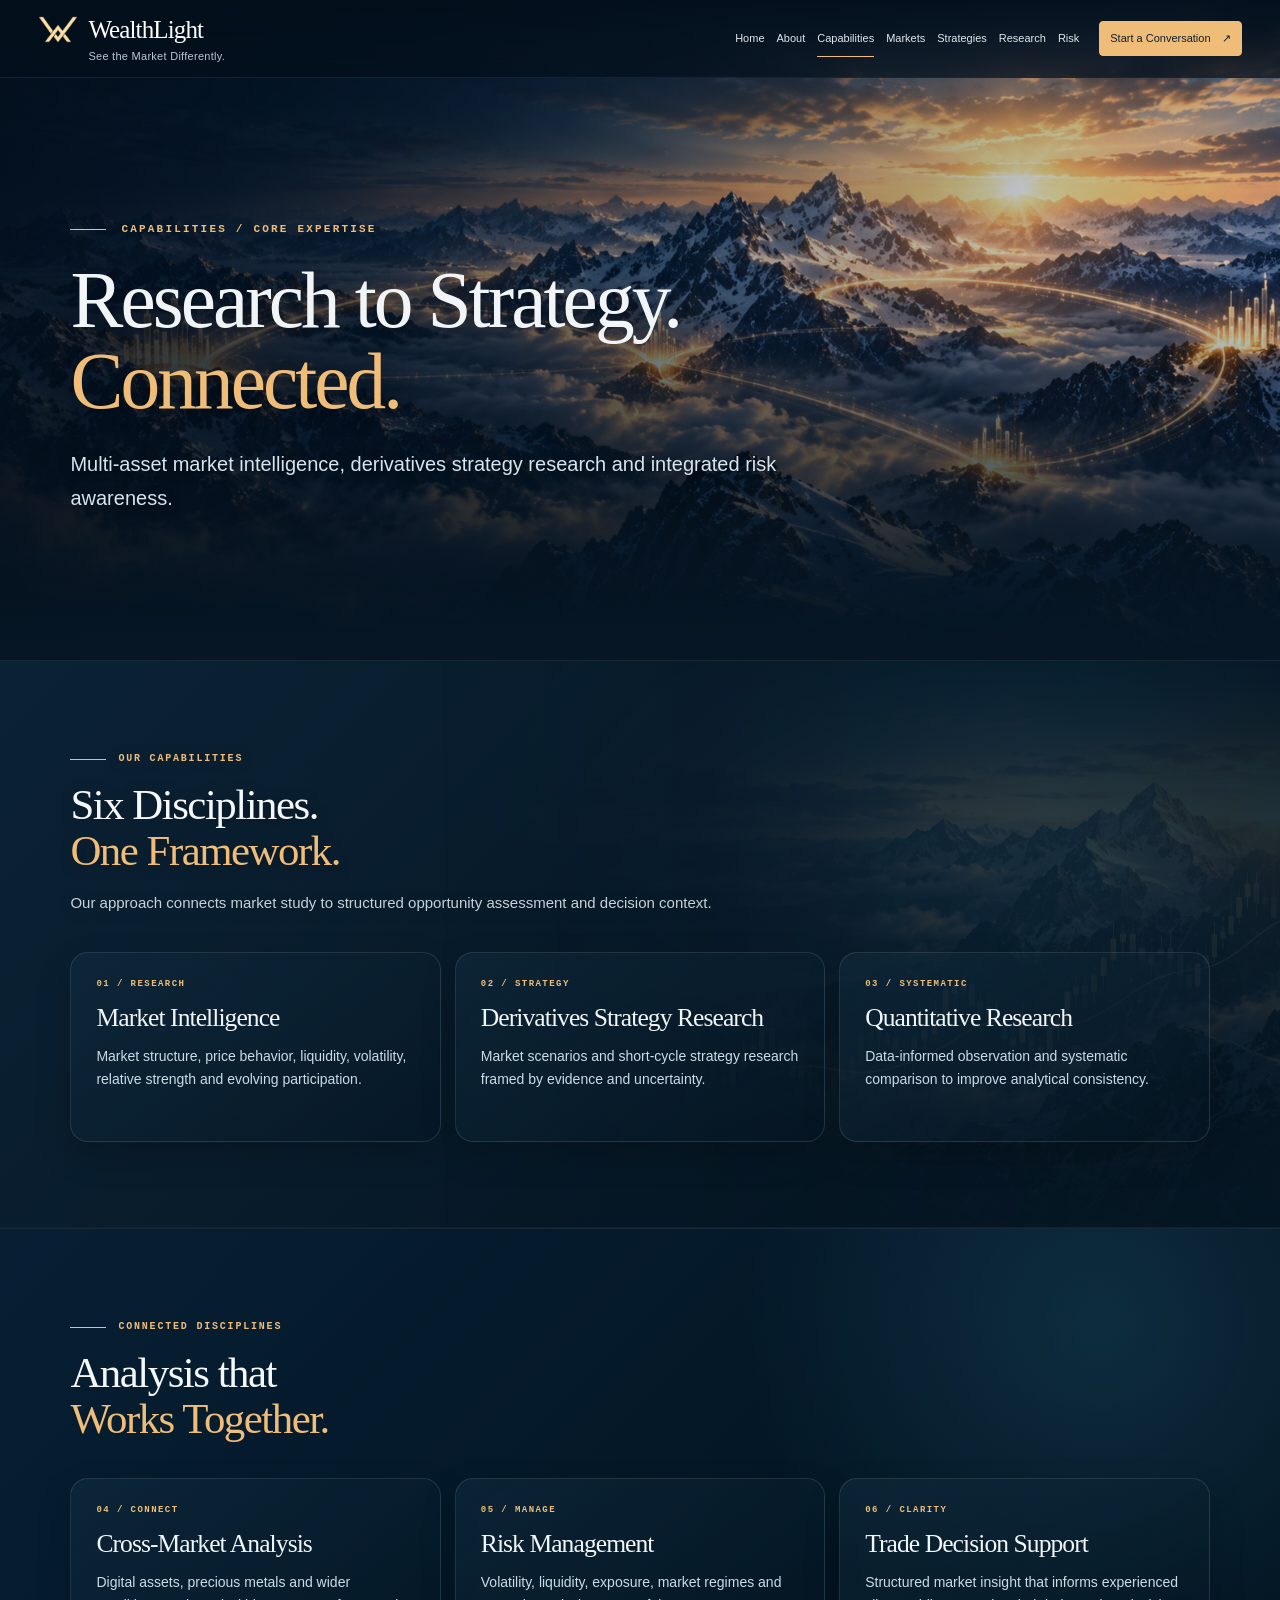
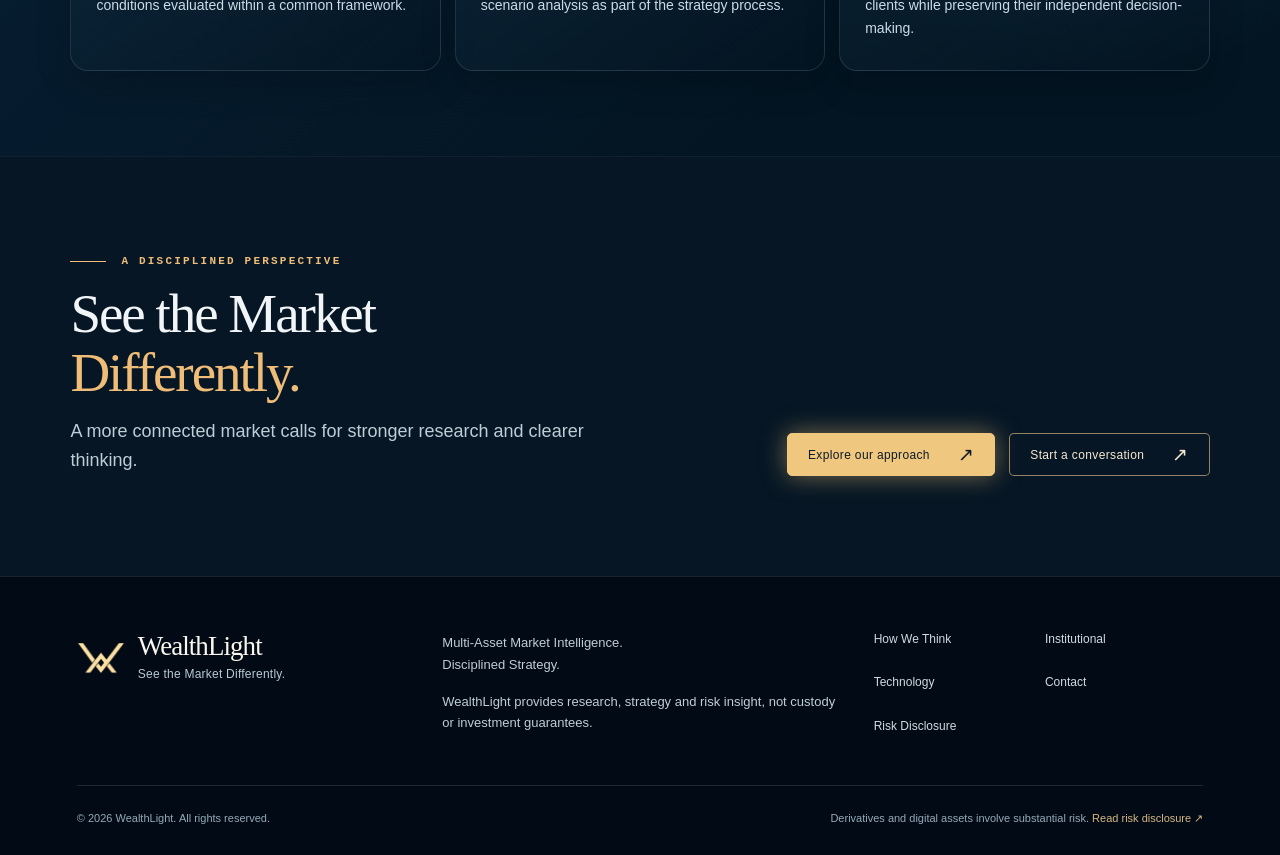
<file: capabilities.html>
<!doctype html><html lang="en"><head><meta charset="UTF-8"><meta name="viewport" content="width=device-width,initial-scale=1"><meta name="theme-color" content="#061525"><meta name="description" content="WealthLight multi-asset market intelligence, derivatives strategy research and risk-aware trading insight."><title>Capabilities | WealthLight</title><link rel="icon" type="image/png" href="/assets/wealthlight-symbol.png"><link rel="stylesheet" href="/styles/site.css?v=wl2"><link rel="stylesheet" href="/styles/editorial-v13.css?v=17"><link rel="stylesheet" href="/styles/wealthlight-visual-v16.css?v=cohesive16"><link rel="stylesheet" href="/styles/wealthlight-live-v17.css?v=actual17"><link rel="stylesheet" href="/styles/wealthlight-motion-v18.css?v=cinema18"></head><body class=" wl-brand-photo" data-page="capabilities"><header class="site-header" id="site-header"><a href="/index.html" class="brand brand-lockup" aria-label="WealthLight Home" translate="no"><span class="brand-top"><img src="/assets/wealthlight-symbol.png" class="brand-mark" alt=""><span class="brand-title">WealthLight</span></span><span class="brand-tagline">See the Market Differently.</span></a><button class="nav-toggle" type="button" aria-label="Open navigation" aria-controls="site-nav" aria-expanded="false"><span></span><span></span></button><nav class="site-nav" id="site-nav"><a href="/index.html" data-nav="index.html">Home</a><a href="/about.html" data-nav="about.html">About</a><a href="/capabilities.html" data-nav="capabilities.html">Capabilities</a><a href="/markets.html" data-nav="markets.html">Markets</a><a href="/strategies.html" data-nav="strategies.html">Strategies</a><a href="/research.html" data-nav="research.html">Research</a><a href="/risk.html" data-nav="risk.html">Risk</a><a class="nav-cta" href="/contact.html">Start a Conversation <span>↗</span></a></nav></header><main><section class="page-hero scene-research"><div class="scene-photo"></div><div class="scene-darken"></div><div class="shell page-hero-copy"><p class="eyebrow">CAPABILITIES / CORE EXPERTISE</p><h1>Research to Strategy.<br><em>Connected.</em></h1><p class="lead">Multi-asset market intelligence, derivatives strategy research and integrated risk awareness.</p></div></section><section class="content-section  has-image-scene"><div class="wl-chapter-image" aria-hidden="true"><img src="/assets/market-landscape-v13.jpg" alt="" loading="lazy" decoding="async"></div><div class="shell"><div class="section-heading"><p class="eyebrow">OUR CAPABILITIES</p><h2>Six Disciplines.<br><em>One Framework.</em></h2><p>Our approach connects market study to structured opportunity assessment and decision context.</p></div><div class="three-col"><article class="line-column"><span class="kicker">01 / RESEARCH</span><h3>Market Intelligence</h3><p>Market structure, price behavior, liquidity, volatility, relative strength and evolving participation.</p></article><article class="line-column"><span class="kicker">02 / STRATEGY</span><h3>Derivatives Strategy Research</h3><p>Market scenarios and short-cycle strategy research framed by evidence and uncertainty.</p></article><article class="line-column"><span class="kicker">03 / SYSTEMATIC</span><h3>Quantitative Research</h3><p>Data-informed observation and systematic comparison to improve analytical consistency.</p></article></div></div></section><section class="content-section section-dark"><div class="shell"><div class="section-heading"><p class="eyebrow">CONNECTED DISCIPLINES</p><h2>Analysis that<br><em>Works Together.</em></h2></div><div class="three-col"><article class="line-column"><span class="kicker">04 / CONNECT</span><h3>Cross-Market Analysis</h3><p>Digital assets, precious metals and wider conditions evaluated within a common framework.</p></article><article class="line-column"><span class="kicker">05 / MANAGE</span><h3>Risk Management</h3><p>Volatility, liquidity, exposure, market regimes and scenario analysis as part of the strategy process.</p></article><article class="line-column"><span class="kicker">06 / CLARITY</span><h3>Trade Decision Support</h3><p>Structured market insight that informs experienced clients while preserving their independent decision-making.</p></article></div></div></section><section class="closing"><div class="shell closing-inner"><div><p class="eyebrow">A DISCIPLINED PERSPECTIVE</p><h2>See the Market<br><em>Differently.</em></h2><p>A more connected market calls for stronger research and clearer thinking.</p></div><div class="closing-actions"><a href="/approach.html" class="button gold">Explore our approach <span>↗</span></a><a href="/contact.html" class="button ghost">Start a conversation <span>↗</span></a></div></div></section></main><footer class="site-footer"><div class="footer-brand" translate="no"><div class="brand-top"><img src="/assets/wealthlight-symbol.png" class="brand-mark" alt=""><span class="brand-title">WealthLight</span></div><p class="brand-tagline">See the Market Differently.</p></div><div class="footer-copy"><p>Multi-Asset Market Intelligence.<br>Disciplined Strategy.</p><p>WealthLight provides research, strategy and risk insight, not custody or investment guarantees.</p></div><nav aria-label="Footer navigation"><a href="/approach.html">How We Think</a><a href="/institutional.html">Institutional</a><a href="/technology.html">Technology</a><a href="/contact.html">Contact</a><a href="/disclosure.html">Risk Disclosure</a></nav><div class="footer-bottom"><span>© 2026 WealthLight. All rights reserved.</span><span>Derivatives and digital assets involve substantial risk. <a href="/disclosure.html">Read risk disclosure ↗</a></span></div></footer><script defer src="/scripts/site.js?v=cinema18"></script></body></html>
</file>
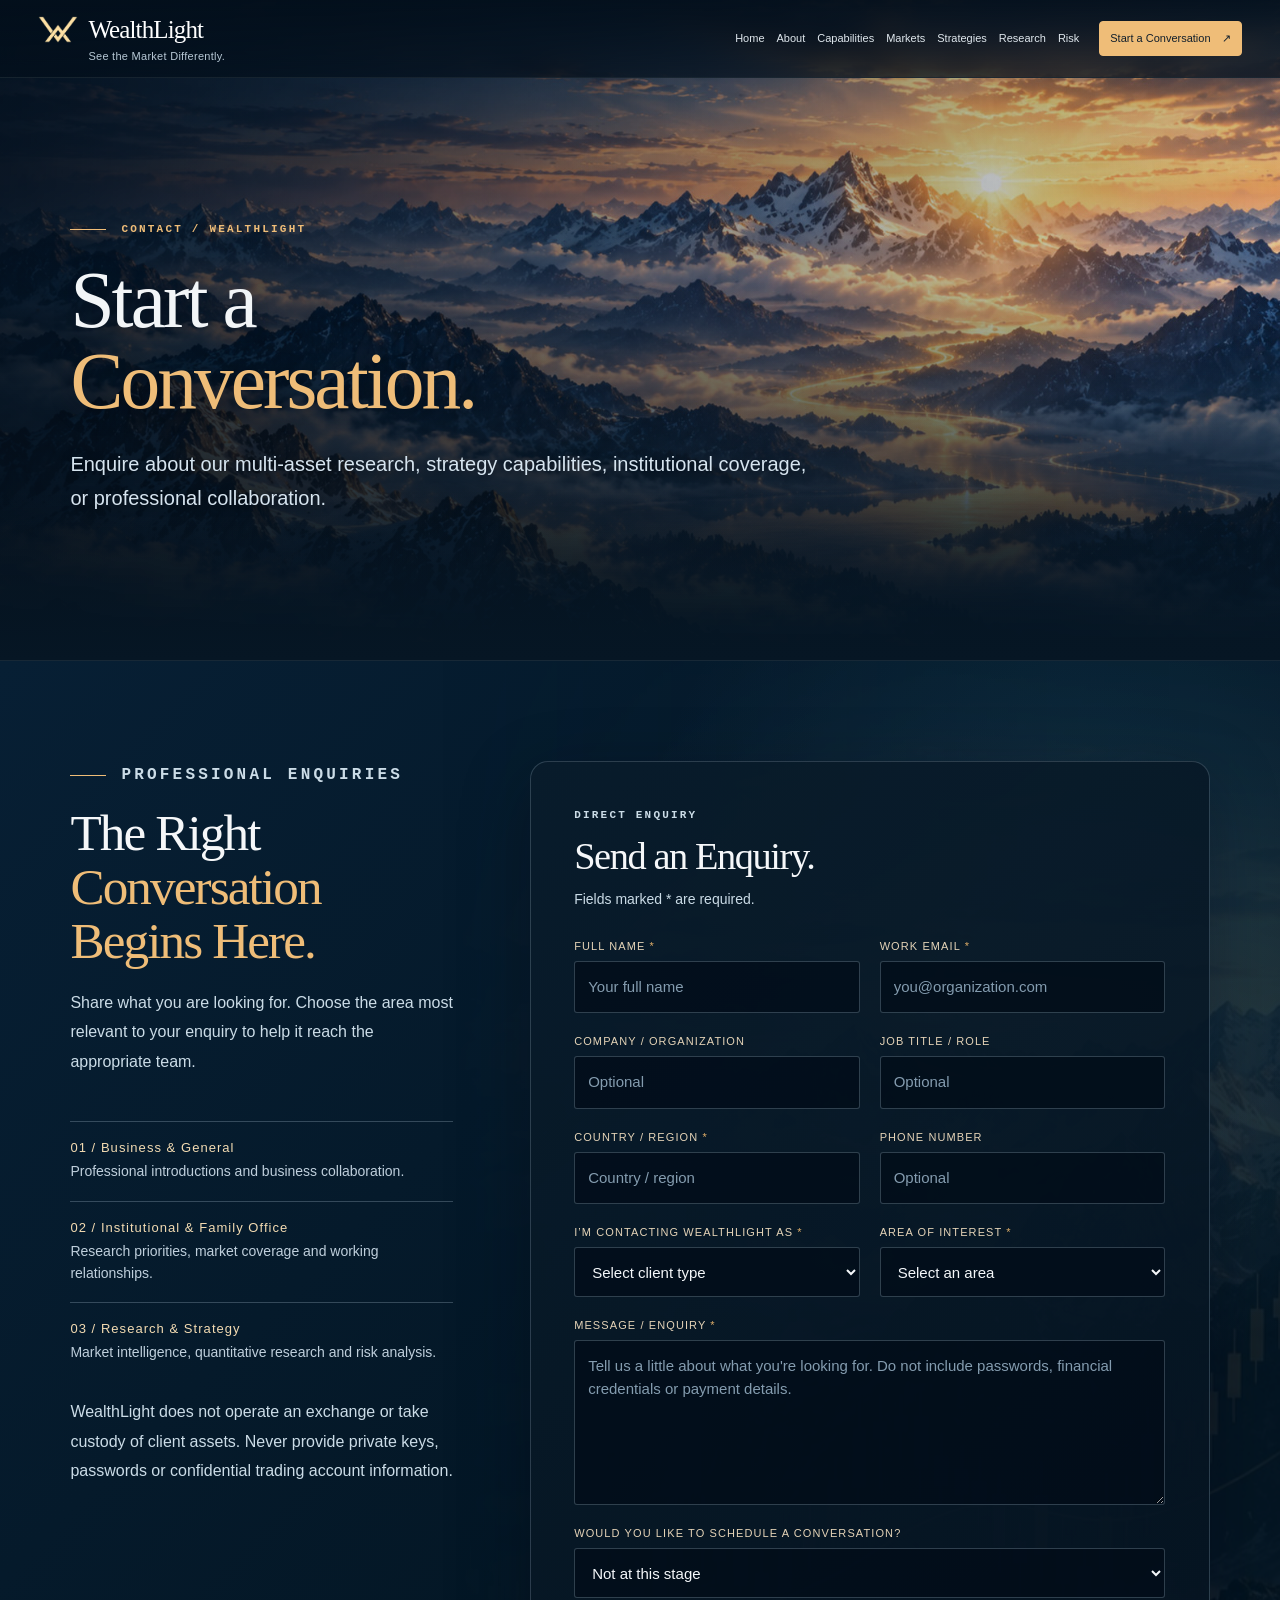
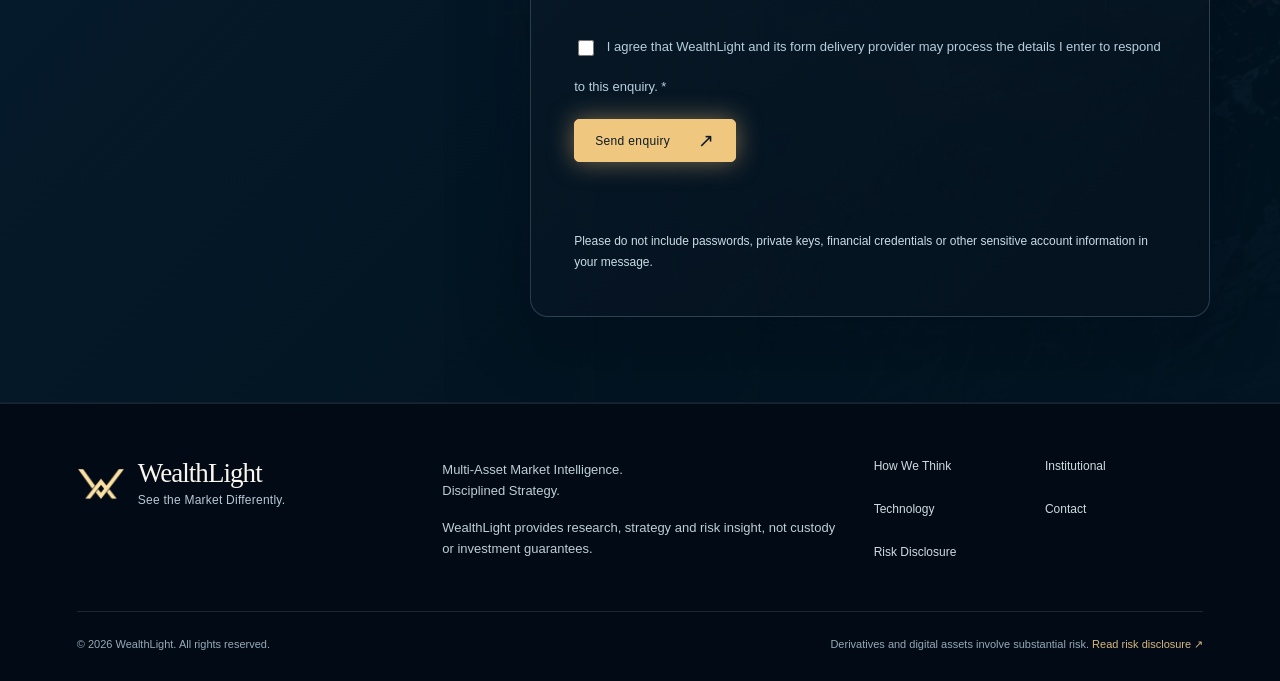
<file: contact.html>
<!doctype html><html lang="en"><head><meta charset="UTF-8"><meta name="viewport" content="width=device-width,initial-scale=1"><meta name="theme-color" content="#061525"><meta name="description" content="WealthLight multi-asset market intelligence, derivatives strategy research and risk-aware trading insight."><title>Contact | WealthLight</title><link rel="icon" type="image/png" href="/assets/wealthlight-symbol.png"><link rel="stylesheet" href="/styles/site.css?v=wl5"><link rel="stylesheet" href="/styles/editorial-v13.css?v=17"><link rel="stylesheet" href="/styles/wealthlight-visual-v16.css?v=cohesive16"><link rel="stylesheet" href="/styles/wealthlight-live-v17.css?v=actual17"><link rel="stylesheet" href="/styles/wealthlight-motion-v18.css?v=cinema18"></head><body class=" wl-brand-photo" data-page="contact"><header class="site-header" id="site-header"><a href="/index.html" class="brand brand-lockup" aria-label="WealthLight Home" translate="no"><span class="brand-top"><img src="/assets/wealthlight-symbol.png" class="brand-mark" alt=""><span class="brand-title">WealthLight</span></span><span class="brand-tagline">See the Market Differently.</span></a><button class="nav-toggle" type="button" aria-label="Open navigation" aria-controls="site-nav" aria-expanded="false"><span></span><span></span></button><nav class="site-nav" id="site-nav"><a href="/index.html" data-nav="index.html">Home</a><a href="/about.html" data-nav="about.html">About</a><a href="/capabilities.html" data-nav="capabilities.html">Capabilities</a><a href="/markets.html" data-nav="markets.html">Markets</a><a href="/strategies.html" data-nav="strategies.html">Strategies</a><a href="/research.html" data-nav="research.html">Research</a><a href="/risk.html" data-nav="risk.html">Risk</a><a class="nav-cta" href="/contact.html">Start a Conversation <span>↗</span></a></nav></header><main><section class="page-hero scene-about"><div class="scene-photo"></div><div class="scene-darken"></div><div class="shell page-hero-copy"><p class="eyebrow">CONTACT / WEALTHLIGHT</p><h1>Start a<br><em>Conversation.</em></h1><p class="lead">Enquire about our multi-asset research, strategy capabilities, institutional coverage, or professional collaboration.</p></div></section>
<section class="content-section section-dark has-image-scene"><div class="wl-chapter-image" aria-hidden="true"><img src="/assets/market-landscape-v13.jpg" alt="" loading="lazy" decoding="async"></div><div class="shell contact-layout"><aside class="contact-aside">
<p class="eyebrow">PROFESSIONAL ENQUIRIES</p><h2>The Right<br><em>Conversation Begins Here.</em></h2><p>Share what you are looking for. Choose the area most relevant to your enquiry to help it reach the appropriate team.</p>
<div class="contact-topics"><div class="contact-topic"><b>01 / Business & General</b><span>Professional introductions and business collaboration.</span></div><div class="contact-topic"><b>02 / Institutional & Family Office</b><span>Research priorities, market coverage and working relationships.</span></div><div class="contact-topic"><b>03 / Research & Strategy</b><span>Market intelligence, quantitative research and risk analysis.</span></div></div>
<p class="form-note">WealthLight does not operate an exchange or take custody of client assets. Never provide private keys, passwords or confidential trading account information.</p>
</aside><div class="contact-panel"><div class="contact-panel-head"><p class="kicker">DIRECT ENQUIRY</p><h2>Send an Enquiry.</h2><p>Fields marked * are required.</p></div>
<form id="wealthlight-contact-form" method="POST" action="https://formsubmit.co/ajax/hr@wealthlight.net">
<div class="form-honeypot" aria-hidden="true"><label for="wl-website">Leave blank</label><input id="wl-website" name="_honey" type="text" autocomplete="off" tabindex="-1"></div>
<input type="hidden" name="_subject" value="有人在你的网站中留言了"><input type="hidden" name="_url" value="https://www.wealthlight.net/contact.html"><input type="hidden" name="_template" value="table"><input type="hidden" name="_captcha" value="false"><div class="contact-form-grid">
<div class="form-field"><label for="wl-fullname">Full Name <span>*</span></label><input id="wl-fullname" name="fullName" type="text" autocomplete="name" maxlength="120" required placeholder="Your full name"></div>
<div class="form-field"><label for="wl-email">Work Email <span>*</span></label><input id="wl-email" name="email" type="email" autocomplete="email" maxlength="254" required placeholder="you@organization.com"></div>
<div class="form-field"><label for="wl-company">Company / Organization</label><input id="wl-company" name="organization" autocomplete="organization" maxlength="150" placeholder="Optional"></div>
<div class="form-field"><label for="wl-role">Job Title / Role</label><input id="wl-role" name="jobTitle" autocomplete="organization-title" maxlength="120" placeholder="Optional"></div>
<div class="form-field"><label for="wl-country">Country / Region <span>*</span></label><input id="wl-country" name="country" autocomplete="country-name" maxlength="100" required placeholder="Country / region"></div>
<div class="form-field"><label for="wl-phone">Phone Number</label><input id="wl-phone" name="phone" autocomplete="tel" type="tel" maxlength="40" placeholder="Optional"></div>
<div class="form-field"><label for="wl-client">I’m contacting WealthLight as <span>*</span></label><select id="wl-client" name="clientType" required><option value="">Select client type</option><option>Experienced / Professional Trader</option><option>High-Net-Worth Individual</option><option>Family Office</option><option>Institutional Investor</option><option>Wealth Management Professional</option><option>Financial Professional</option><option>Business / Strategic Partner</option><option>Research / Media</option><option>Job Applicant</option><option>Other</option></select></div>
<div class="form-field"><label for="wl-interest">Area of Interest <span>*</span></label><select id="wl-interest" name="interest" required><option value="">Select an area</option><option>General Inquiry</option><option>Market Intelligence</option><option>Derivatives Strategy</option><option>Quantitative Research</option><option>Cross-Market Research</option><option>Risk Management</option><option>Institutional Services</option><option>Family Office Services</option><option>Strategic Partnership</option><option>Research Collaboration</option><option>Careers</option><option>Other</option></select></div>
<div class="form-field wide"><label for="wl-message">Message / Enquiry <span>*</span></label><textarea id="wl-message" name="message" required minlength="15" maxlength="3500" rows="6" placeholder="Tell us a little about what you're looking for. Do not include passwords, financial credentials or payment details."></textarea></div>
<div class="form-field wide"><label for="wl-meeting">Would you like to schedule a conversation?</label><select id="wl-meeting" name="meeting"><option value="No">Not at this stage</option><option value="Yes">Yes, please discuss a meeting</option></select></div>
<div class="form-field wide meeting-options" id="wl-meeting-options" hidden><label for="wl-format">Preferred Meeting Format</label><select id="wl-format" name="meetingFormat"><option value="">No preference</option><option>Video Call</option><option>Phone Call</option></select><label for="wl-meeting-time">Time Zone / Availability</label><input id="wl-meeting-time" name="meetingTime" maxlength="140" placeholder="e.g. ET, weekdays after 2 PM"></div>
<label class="contact-disclosure form-field wide"><span><input name="consent" id="wl-consent" type="checkbox" required> I agree that WealthLight and its form delivery provider may process the details I enter to respond to this enquiry. *</span></label>
<div class="form-field wide"><button class="button gold form-submit" id="wl-form-submit" type="submit">Send enquiry <span>↗</span></button><p id="wl-form-status" class="form-status" role="status" aria-live="polite" data-status="ready"></p><p class="form-note">Please do not include passwords, private keys, financial credentials or other sensitive account information in your message.</p></div>
</div></form>
<div class="form-success" id="wl-form-success" hidden role="status" aria-live="polite"><p class="eyebrow">MESSAGE RECEIVED</p><h3>Submission Successful.</h3><p>Your message has been submitted successfully. Thank you for contacting WealthLight.</p></div>
</div></div></section></main><footer class="site-footer"><div class="footer-brand" translate="no"><div class="brand-top"><img src="/assets/wealthlight-symbol.png" class="brand-mark" alt=""><span class="brand-title">WealthLight</span></div><p class="brand-tagline">See the Market Differently.</p></div><div class="footer-copy"><p>Multi-Asset Market Intelligence.<br>Disciplined Strategy.</p><p>WealthLight provides research, strategy and risk insight, not custody or investment guarantees.</p></div><nav aria-label="Footer navigation"><a href="/approach.html">How We Think</a><a href="/institutional.html">Institutional</a><a href="/technology.html">Technology</a><a href="/contact.html">Contact</a><a href="/disclosure.html">Risk Disclosure</a></nav><div class="footer-bottom"><span>© 2026 WealthLight. All rights reserved.</span><span>Derivatives and digital assets involve substantial risk. <a href="/disclosure.html">Read risk disclosure ↗</a></span></div></footer><script defer src="/scripts/site.js?v=cinema18"></script><script defer src="/scripts/contact.js?v=inline-success-2"></script></body></html>
</file>
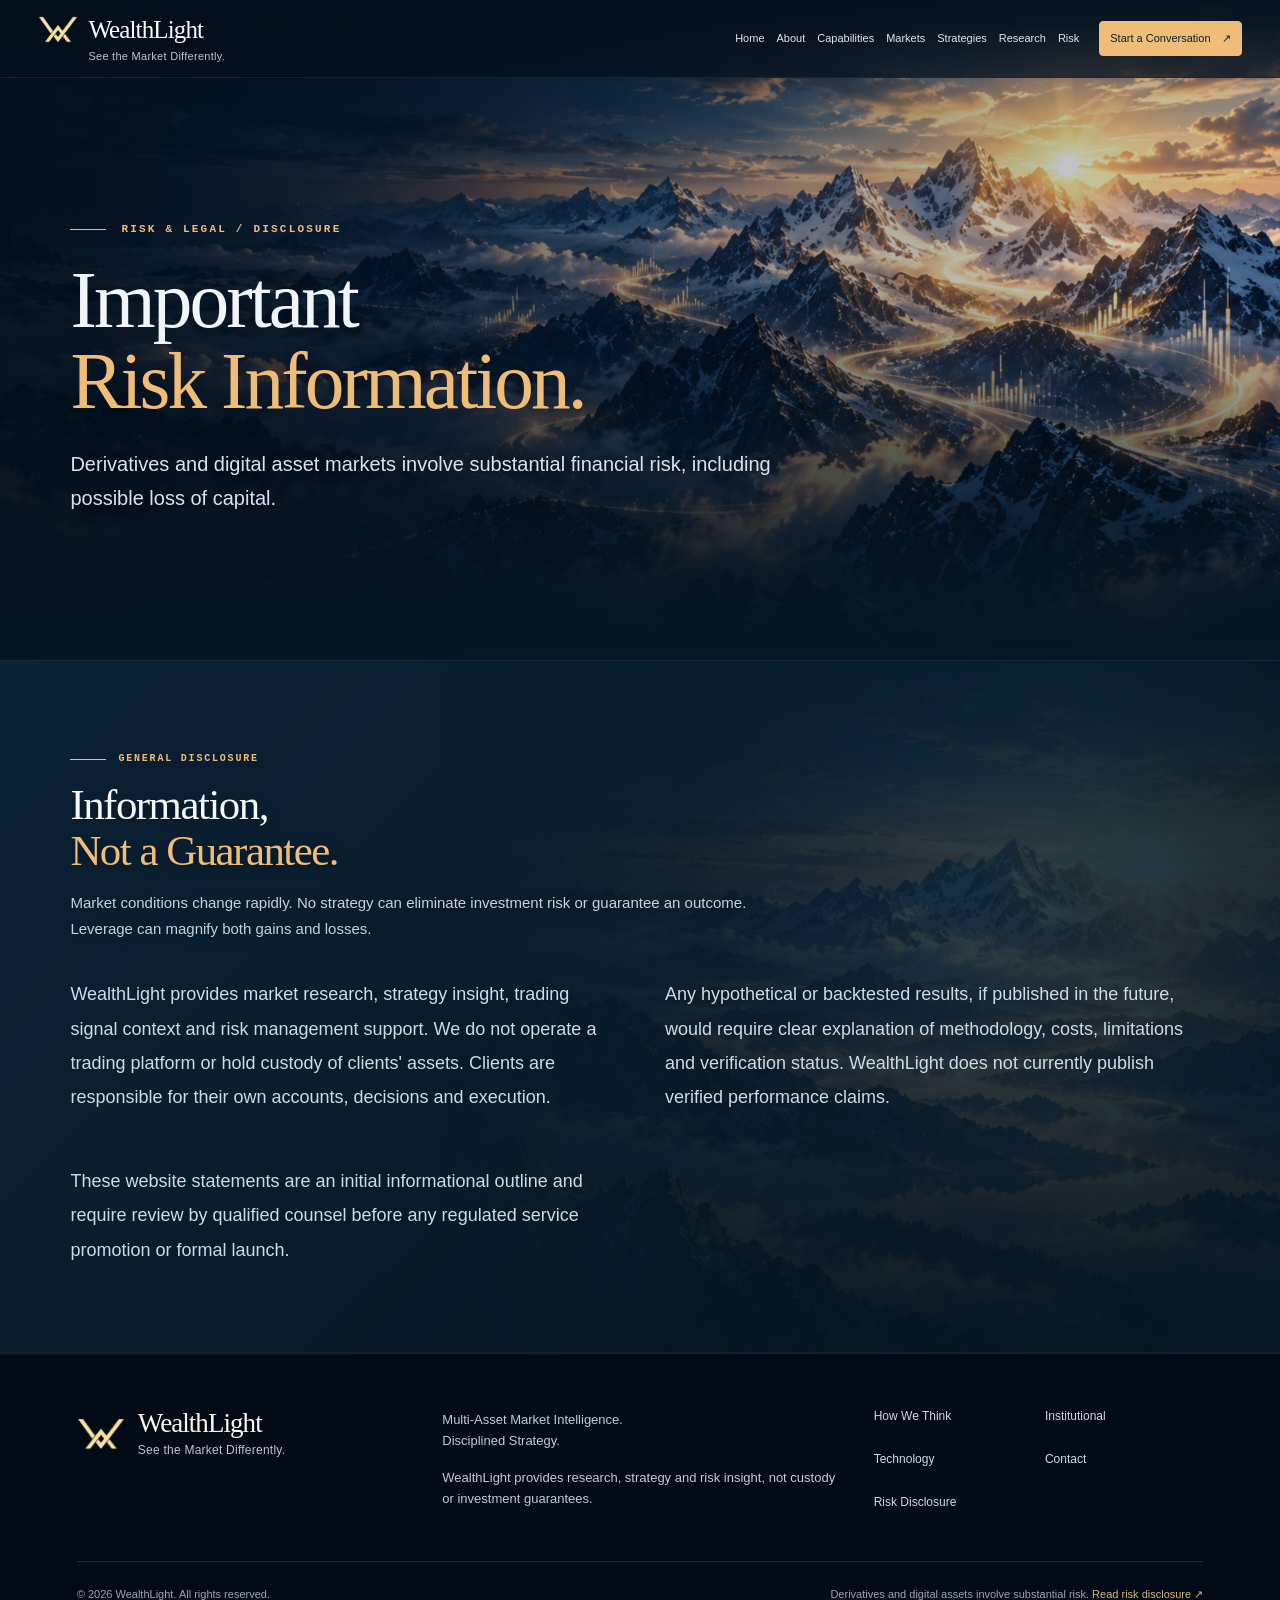
<file: disclosure.html>
<!doctype html><html lang="en"><head><meta charset="UTF-8"><meta name="viewport" content="width=device-width,initial-scale=1"><meta name="theme-color" content="#061525"><meta name="description" content="WealthLight multi-asset market intelligence, derivatives strategy research and risk-aware trading insight."><title>Risk Disclosure | WealthLight</title><link rel="icon" type="image/png" href="/assets/wealthlight-symbol.png"><link rel="stylesheet" href="/styles/site.css?v=wl2"><link rel="stylesheet" href="/styles/editorial-v13.css?v=17"><link rel="stylesheet" href="/styles/wealthlight-visual-v16.css?v=cohesive16"><link rel="stylesheet" href="/styles/wealthlight-live-v17.css?v=actual17"><link rel="stylesheet" href="/styles/wealthlight-motion-v18.css?v=cinema18"></head><body class=" wl-brand-photo" data-page="risk-disclosure"><header class="site-header" id="site-header"><a href="/index.html" class="brand brand-lockup" aria-label="WealthLight Home" translate="no"><span class="brand-top"><img src="/assets/wealthlight-symbol.png" class="brand-mark" alt=""><span class="brand-title">WealthLight</span></span><span class="brand-tagline">See the Market Differently.</span></a><button class="nav-toggle" type="button" aria-label="Open navigation" aria-controls="site-nav" aria-expanded="false"><span></span><span></span></button><nav class="site-nav" id="site-nav"><a href="/index.html" data-nav="index.html">Home</a><a href="/about.html" data-nav="about.html">About</a><a href="/capabilities.html" data-nav="capabilities.html">Capabilities</a><a href="/markets.html" data-nav="markets.html">Markets</a><a href="/strategies.html" data-nav="strategies.html">Strategies</a><a href="/research.html" data-nav="research.html">Research</a><a href="/risk.html" data-nav="risk.html">Risk</a><a class="nav-cta" href="/contact.html">Start a Conversation <span>↗</span></a></nav></header><main><section class="page-hero scene-risk"><div class="scene-photo"></div><div class="scene-darken"></div><div class="shell page-hero-copy"><p class="eyebrow">RISK & LEGAL / DISCLOSURE</p><h1>Important<br><em>Risk Information.</em></h1><p class="lead">Derivatives and digital asset markets involve substantial financial risk, including possible loss of capital.</p></div></section><section class="content-section  has-image-scene"><div class="wl-chapter-image" aria-hidden="true"><img src="/assets/markets-mountains.jpg" alt="" loading="lazy" decoding="async"></div><div class="shell"><div class="section-heading"><p class="eyebrow">GENERAL DISCLOSURE</p><h2>Information,<br><em>Not a Guarantee.</em></h2><p>Market conditions change rapidly. No strategy can eliminate investment risk or guarantee an outcome. Leverage can magnify both gains and losses.</p></div><div class="wide-editorial"><p>WealthLight provides market research, strategy insight, trading signal context and risk management support. We do not operate a trading platform or hold custody of clients' assets. Clients are responsible for their own accounts, decisions and execution.</p><p>Any hypothetical or backtested results, if published in the future, would require clear explanation of methodology, costs, limitations and verification status. WealthLight does not currently publish verified performance claims.</p><p>These website statements are an initial informational outline and require review by qualified counsel before any regulated service promotion or formal launch.</p></div></div></section></main><footer class="site-footer"><div class="footer-brand" translate="no"><div class="brand-top"><img src="/assets/wealthlight-symbol.png" class="brand-mark" alt=""><span class="brand-title">WealthLight</span></div><p class="brand-tagline">See the Market Differently.</p></div><div class="footer-copy"><p>Multi-Asset Market Intelligence.<br>Disciplined Strategy.</p><p>WealthLight provides research, strategy and risk insight, not custody or investment guarantees.</p></div><nav aria-label="Footer navigation"><a href="/approach.html">How We Think</a><a href="/institutional.html">Institutional</a><a href="/technology.html">Technology</a><a href="/contact.html">Contact</a><a href="/disclosure.html">Risk Disclosure</a></nav><div class="footer-bottom"><span>© 2026 WealthLight. All rights reserved.</span><span>Derivatives and digital assets involve substantial risk. <a href="/disclosure.html">Read risk disclosure ↗</a></span></div></footer><script defer src="/scripts/site.js?v=cinema18"></script></body></html>
</file>
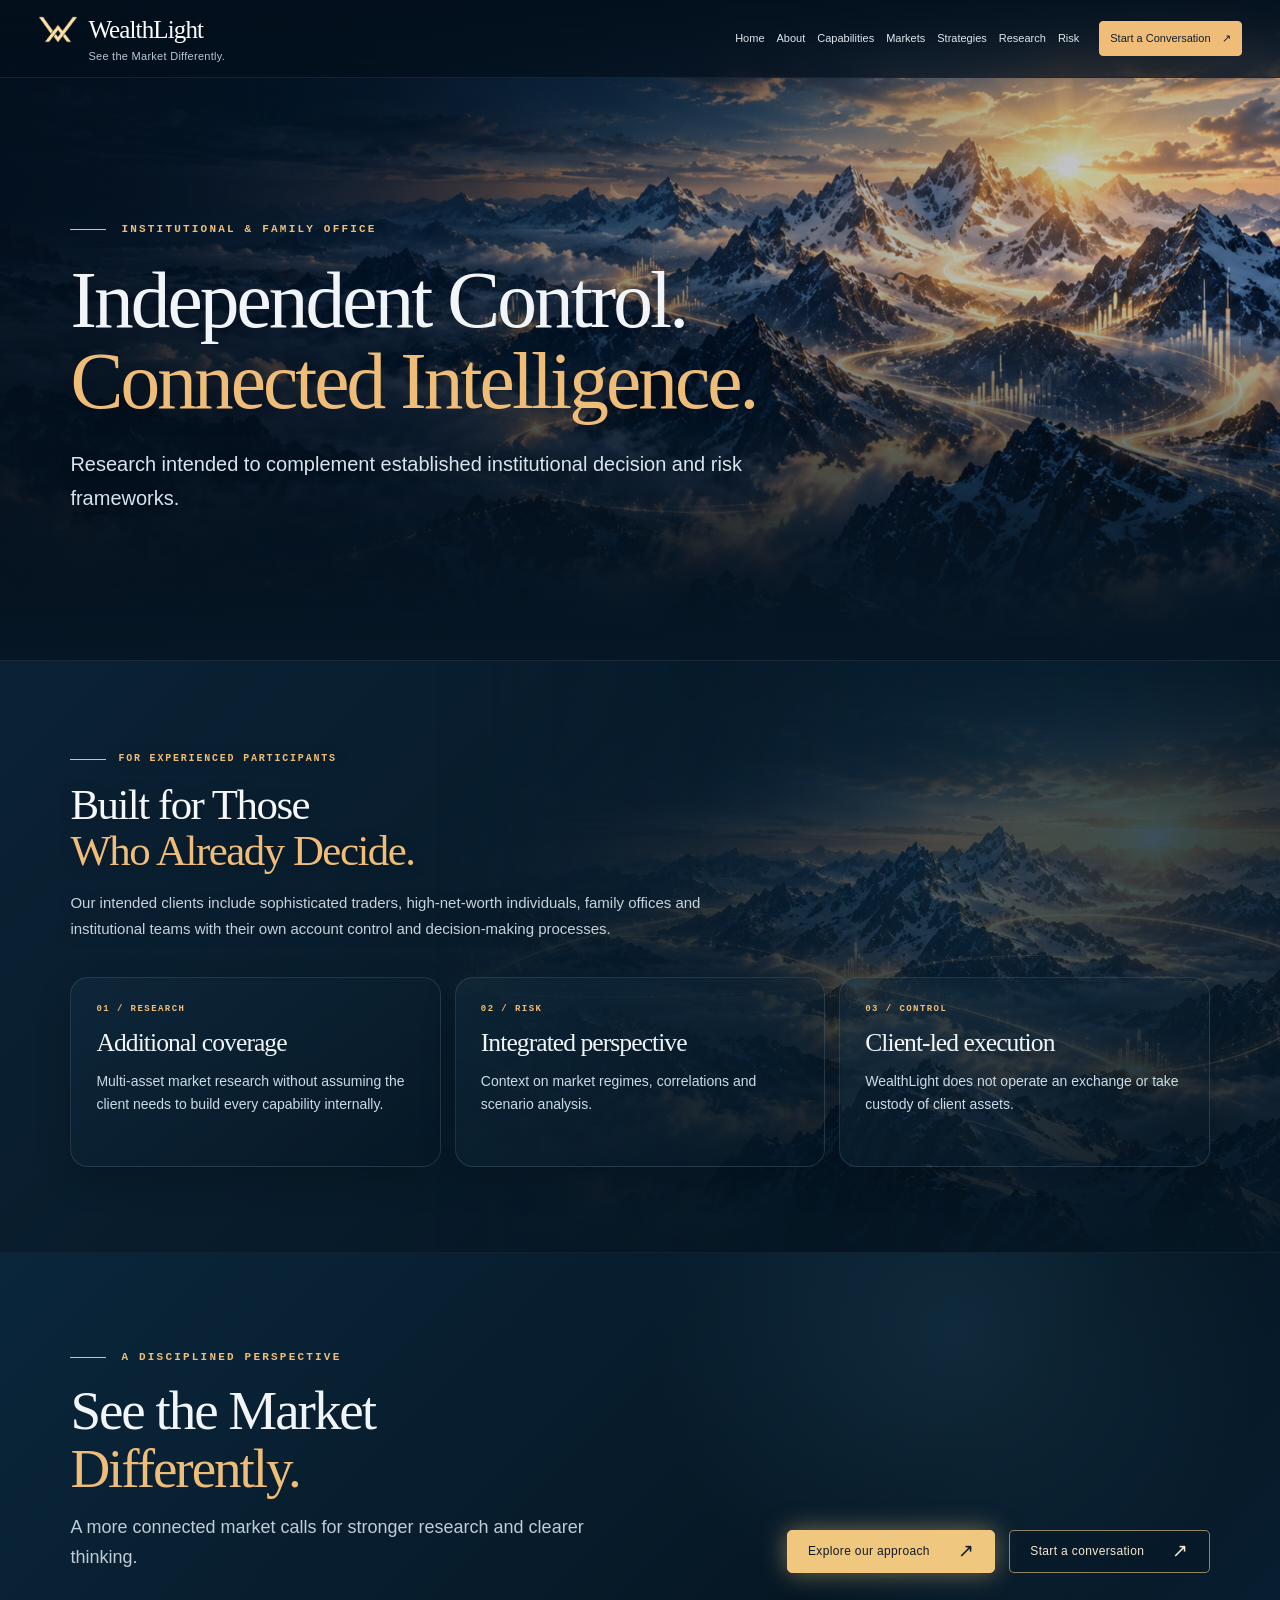
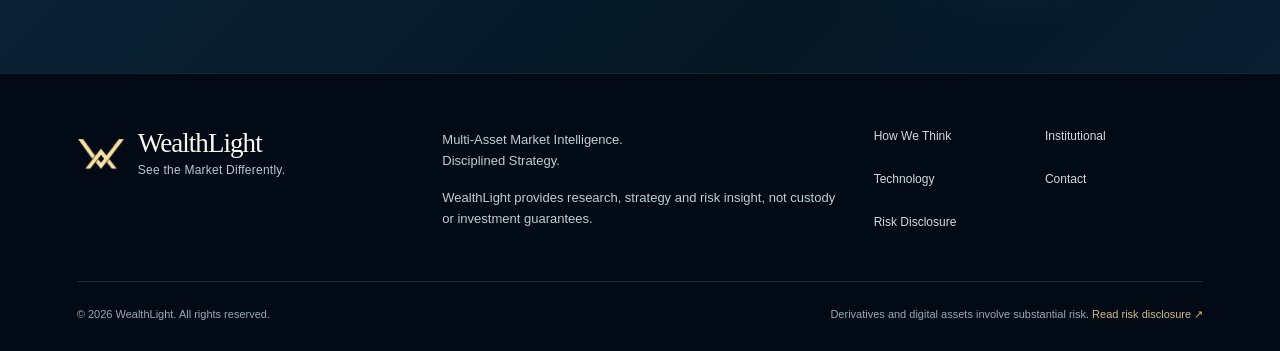
<file: institutional.html>
<!doctype html><html lang="en"><head><meta charset="UTF-8"><meta name="viewport" content="width=device-width,initial-scale=1"><meta name="theme-color" content="#061525"><meta name="description" content="WealthLight multi-asset market intelligence, derivatives strategy research and risk-aware trading insight."><title>Institutional Services | WealthLight</title><link rel="icon" type="image/png" href="/assets/wealthlight-symbol.png"><link rel="stylesheet" href="/styles/site.css?v=wl2"><link rel="stylesheet" href="/styles/editorial-v13.css?v=17"><link rel="stylesheet" href="/styles/wealthlight-visual-v16.css?v=cohesive16"><link rel="stylesheet" href="/styles/wealthlight-live-v17.css?v=actual17"><link rel="stylesheet" href="/styles/wealthlight-motion-v18.css?v=cinema18"></head><body class=" wl-brand-photo" data-page="institutional-services"><header class="site-header" id="site-header"><a href="/index.html" class="brand brand-lockup" aria-label="WealthLight Home" translate="no"><span class="brand-top"><img src="/assets/wealthlight-symbol.png" class="brand-mark" alt=""><span class="brand-title">WealthLight</span></span><span class="brand-tagline">See the Market Differently.</span></a><button class="nav-toggle" type="button" aria-label="Open navigation" aria-controls="site-nav" aria-expanded="false"><span></span><span></span></button><nav class="site-nav" id="site-nav"><a href="/index.html" data-nav="index.html">Home</a><a href="/about.html" data-nav="about.html">About</a><a href="/capabilities.html" data-nav="capabilities.html">Capabilities</a><a href="/markets.html" data-nav="markets.html">Markets</a><a href="/strategies.html" data-nav="strategies.html">Strategies</a><a href="/research.html" data-nav="research.html">Research</a><a href="/risk.html" data-nav="risk.html">Risk</a><a class="nav-cta" href="/contact.html">Start a Conversation <span>↗</span></a></nav></header><main><section class="page-hero scene-about"><div class="scene-photo"></div><div class="scene-darken"></div><div class="shell page-hero-copy"><p class="eyebrow">INSTITUTIONAL & FAMILY OFFICE</p><h1>Independent Control.<br><em>Connected Intelligence.</em></h1><p class="lead">Research intended to complement established institutional decision and risk frameworks.</p></div></section><section class="content-section  has-image-scene"><div class="wl-chapter-image" aria-hidden="true"><img src="/assets/research-mountains.jpg" alt="" loading="lazy" decoding="async"></div><div class="shell"><div class="section-heading"><p class="eyebrow">FOR EXPERIENCED PARTICIPANTS</p><h2>Built for Those<br><em>Who Already Decide.</em></h2><p>Our intended clients include sophisticated traders, high-net-worth individuals, family offices and institutional teams with their own account control and decision-making processes.</p></div><div class="three-col"><article class="line-column"><span class="kicker">01 / RESEARCH</span><h3>Additional coverage</h3><p>Multi-asset market research without assuming the client needs to build every capability internally.</p></article><article class="line-column"><span class="kicker">02 / RISK</span><h3>Integrated perspective</h3><p>Context on market regimes, correlations and scenario analysis.</p></article><article class="line-column"><span class="kicker">03 / CONTROL</span><h3>Client-led execution</h3><p>WealthLight does not operate an exchange or take custody of client assets.</p></article></div></div></section><section class="closing"><div class="shell closing-inner"><div><p class="eyebrow">A DISCIPLINED PERSPECTIVE</p><h2>See the Market<br><em>Differently.</em></h2><p>A more connected market calls for stronger research and clearer thinking.</p></div><div class="closing-actions"><a href="/approach.html" class="button gold">Explore our approach <span>↗</span></a><a href="/contact.html" class="button ghost">Start a conversation <span>↗</span></a></div></div></section></main><footer class="site-footer"><div class="footer-brand" translate="no"><div class="brand-top"><img src="/assets/wealthlight-symbol.png" class="brand-mark" alt=""><span class="brand-title">WealthLight</span></div><p class="brand-tagline">See the Market Differently.</p></div><div class="footer-copy"><p>Multi-Asset Market Intelligence.<br>Disciplined Strategy.</p><p>WealthLight provides research, strategy and risk insight, not custody or investment guarantees.</p></div><nav aria-label="Footer navigation"><a href="/approach.html">How We Think</a><a href="/institutional.html">Institutional</a><a href="/technology.html">Technology</a><a href="/contact.html">Contact</a><a href="/disclosure.html">Risk Disclosure</a></nav><div class="footer-bottom"><span>© 2026 WealthLight. All rights reserved.</span><span>Derivatives and digital assets involve substantial risk. <a href="/disclosure.html">Read risk disclosure ↗</a></span></div></footer><script defer src="/scripts/site.js?v=cinema18"></script></body></html>
</file>
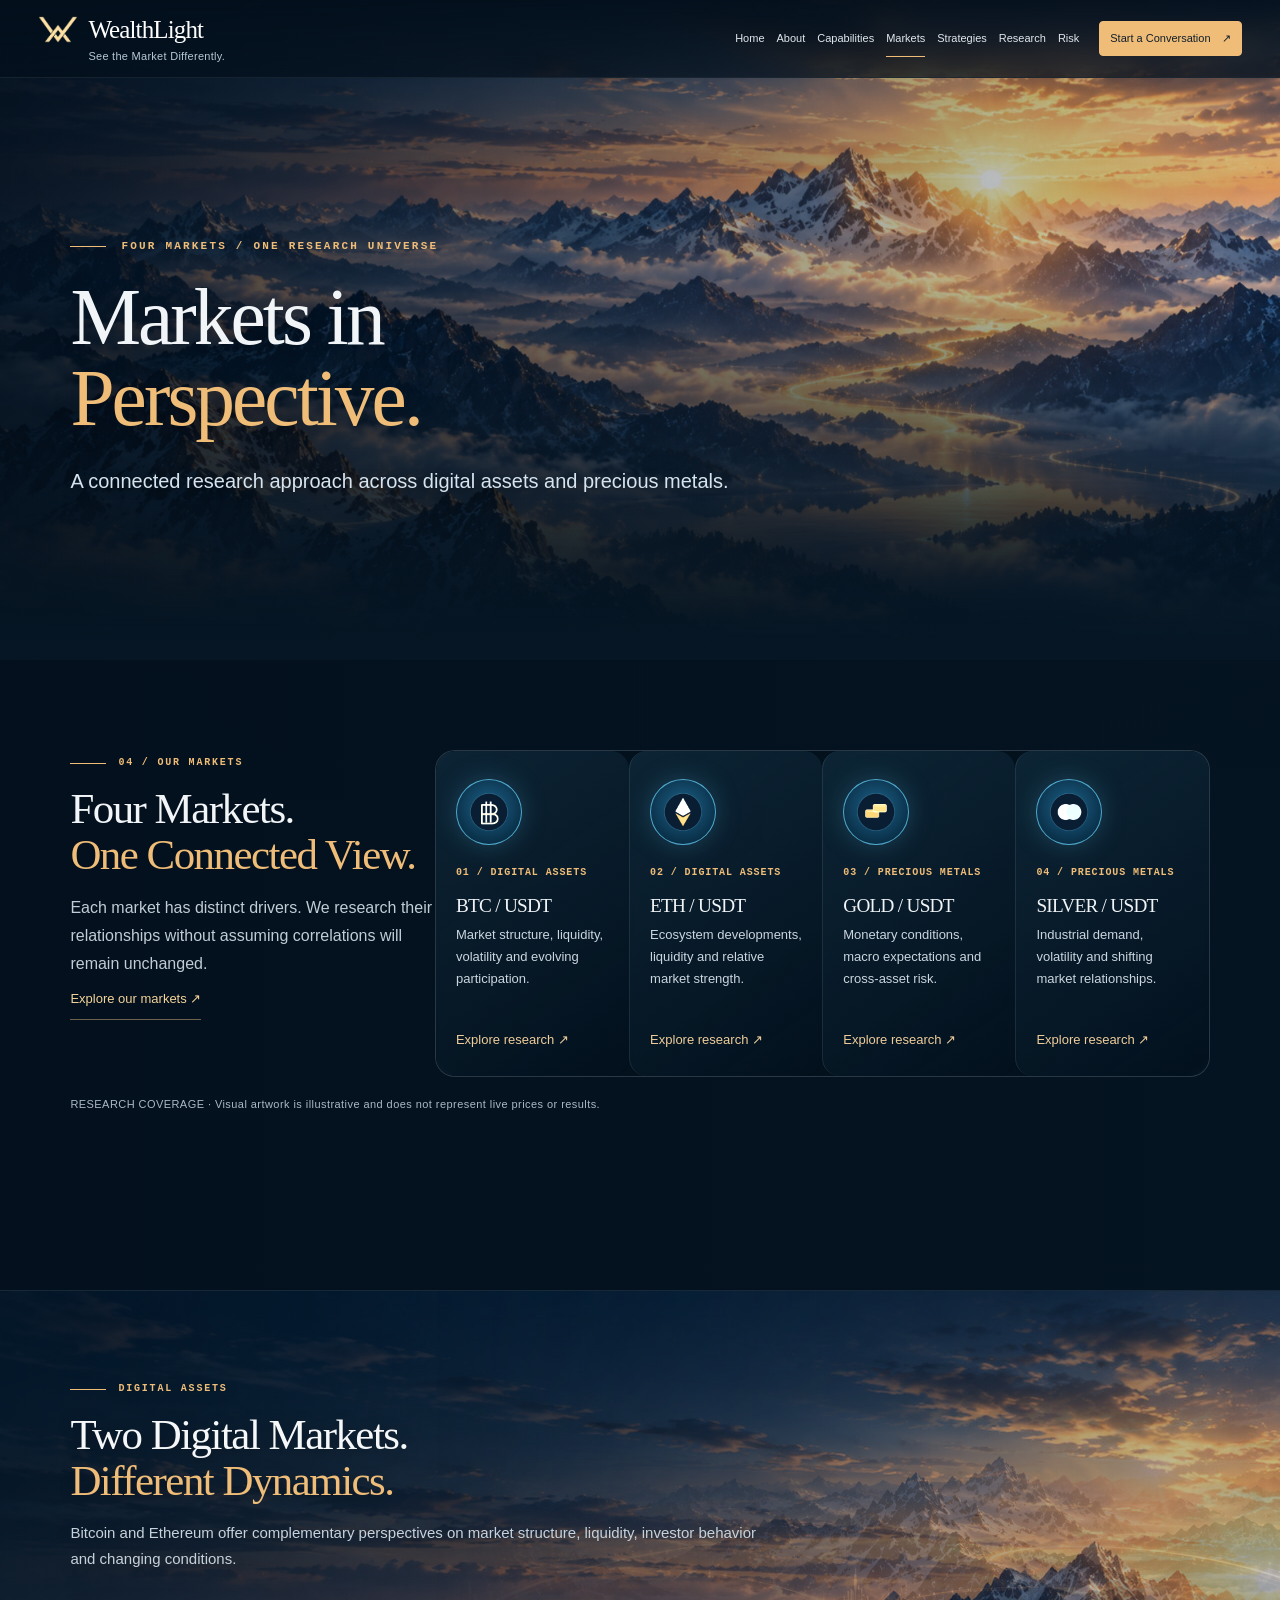
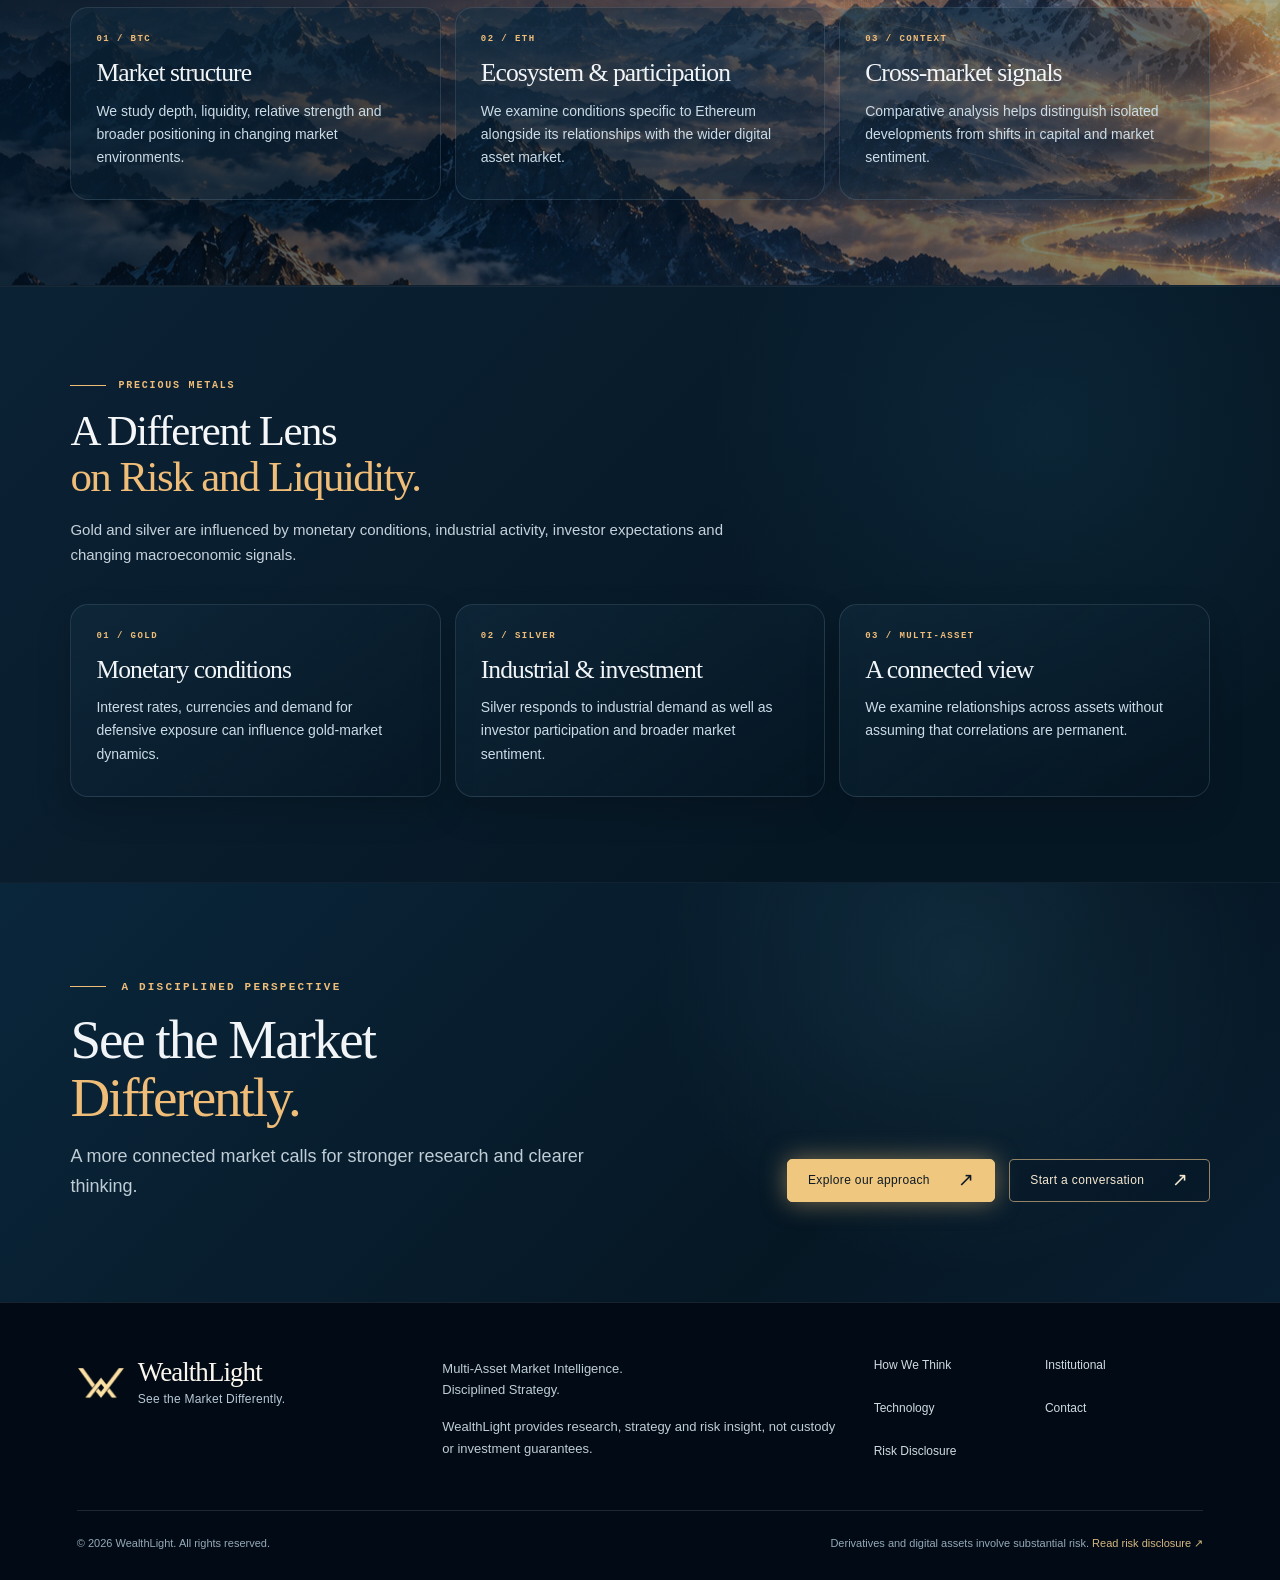
<file: markets.html>
<!doctype html><html lang="en"><head><meta charset="UTF-8"><meta name="viewport" content="width=device-width,initial-scale=1"><meta name="theme-color" content="#061525"><meta name="description" content="WealthLight multi-asset market intelligence, derivatives strategy research and risk-aware trading insight."><title>Markets | WealthLight</title><link rel="icon" type="image/png" href="/assets/wealthlight-symbol.png"><link rel="stylesheet" href="/styles/site.css?v=wl2"><link rel="stylesheet" href="/styles/editorial-v13.css?v=17"><link rel="stylesheet" href="/styles/wealthlight-visual-v16.css?v=cohesive16"><link rel="stylesheet" href="/styles/wealthlight-live-v17.css?v=actual17"><link rel="stylesheet" href="/styles/wealthlight-motion-v18.css?v=cinema18"></head><body class=" wl-brand-photo" data-page="markets"><header class="site-header" id="site-header"><a href="/index.html" class="brand brand-lockup" aria-label="WealthLight Home" translate="no"><span class="brand-top"><img src="/assets/wealthlight-symbol.png" class="brand-mark" alt=""><span class="brand-title">WealthLight</span></span><span class="brand-tagline">See the Market Differently.</span></a><button class="nav-toggle" type="button" aria-label="Open navigation" aria-controls="site-nav" aria-expanded="false"><span></span><span></span></button><nav class="site-nav" id="site-nav"><a href="/index.html" data-nav="index.html">Home</a><a href="/about.html" data-nav="about.html">About</a><a href="/capabilities.html" data-nav="capabilities.html">Capabilities</a><a href="/markets.html" data-nav="markets.html">Markets</a><a href="/strategies.html" data-nav="strategies.html">Strategies</a><a href="/research.html" data-nav="research.html">Research</a><a href="/risk.html" data-nav="risk.html">Risk</a><a class="nav-cta" href="/contact.html">Start a Conversation <span>↗</span></a></nav></header><main><section class="page-hero scene-markets"><div class="scene-photo"></div><div class="scene-darken"></div><div class="shell page-hero-copy"><p class="eyebrow">FOUR MARKETS / ONE RESEARCH UNIVERSE</p><h1>Markets in<br><em>Perspective.</em></h1><p class="lead">A connected research approach across digital assets and precious metals.</p></div></section><section class="market-stage"><div class="market-stage-photo"></div><div class="shell market-stage-grid"><div class="market-stage-heading"><p class="eyebrow">04 / OUR MARKETS</p><h2>Four Markets.<br><em>One Connected View.</em></h2><p>Each market has distinct drivers. We research their relationships without assuming correlations will remain unchanged.</p><a href="/markets.html" class="text-link">Explore our markets ↗</a></div><div class="market-slices"><article class="market-slice"><img src="/assets/icon-btc.png" alt="" loading="lazy"><p class="kicker">01 / DIGITAL ASSETS</p><h3>BTC / USDT</h3><p>Market structure, liquidity, volatility and evolving participation.</p><a href="/research.html">Explore research ↗</a></article><article class="market-slice"><img src="/assets/icon-eth.png" alt="" loading="lazy"><p class="kicker">02 / DIGITAL ASSETS</p><h3>ETH / USDT</h3><p>Ecosystem developments, liquidity and relative market strength.</p><a href="/research.html">Explore research ↗</a></article><article class="market-slice"><img src="/assets/icon-gold.png" alt="" loading="lazy"><p class="kicker">03 / PRECIOUS METALS</p><h3>GOLD / USDT</h3><p>Monetary conditions, macro expectations and cross-asset risk.</p><a href="/research.html">Explore research ↗</a></article><article class="market-slice"><img src="/assets/icon-silver.png" alt="" loading="lazy"><p class="kicker">04 / PRECIOUS METALS</p><h3>SILVER / USDT</h3><p>Industrial demand, volatility and shifting market relationships.</p><a href="/research.html">Explore research ↗</a></article></div><p class="market-note">RESEARCH COVERAGE · Visual artwork is illustrative and does not represent live prices or results.</p></div></section><section class="content-section section-dark has-image-scene"><div class="wl-chapter-image" aria-hidden="true"><img src="/assets/research-mountains.jpg" alt="" loading="lazy" decoding="async"></div><div class="shell"><div class="section-heading"><p class="eyebrow">DIGITAL ASSETS</p><h2>Two Digital Markets.<br><em>Different Dynamics.</em></h2><p>Bitcoin and Ethereum offer complementary perspectives on market structure, liquidity, investor behavior and changing conditions.</p></div><div class="three-col"><article class="line-column"><span class="kicker">01 / BTC</span><h3>Market structure</h3><p>We study depth, liquidity, relative strength and broader positioning in changing market environments.</p></article><article class="line-column"><span class="kicker">02 / ETH</span><h3>Ecosystem & participation</h3><p>We examine conditions specific to Ethereum alongside its relationships with the wider digital asset market.</p></article><article class="line-column"><span class="kicker">03 / CONTEXT</span><h3>Cross-market signals</h3><p>Comparative analysis helps distinguish isolated developments from shifts in capital and market sentiment.</p></article></div></div></section><section class="content-section "><div class="shell"><div class="section-heading"><p class="eyebrow">PRECIOUS METALS</p><h2>A Different Lens<br><em>on Risk and Liquidity.</em></h2><p>Gold and silver are influenced by monetary conditions, industrial activity, investor expectations and changing macroeconomic signals.</p></div><div class="three-col"><article class="line-column"><span class="kicker">01 / GOLD</span><h3>Monetary conditions</h3><p>Interest rates, currencies and demand for defensive exposure can influence gold-market dynamics.</p></article><article class="line-column"><span class="kicker">02 / SILVER</span><h3>Industrial & investment</h3><p>Silver responds to industrial demand as well as investor participation and broader market sentiment.</p></article><article class="line-column"><span class="kicker">03 / MULTI-ASSET</span><h3>A connected view</h3><p>We examine relationships across assets without assuming that correlations are permanent.</p></article></div></div></section><section class="closing"><div class="shell closing-inner"><div><p class="eyebrow">A DISCIPLINED PERSPECTIVE</p><h2>See the Market<br><em>Differently.</em></h2><p>A more connected market calls for stronger research and clearer thinking.</p></div><div class="closing-actions"><a href="/approach.html" class="button gold">Explore our approach <span>↗</span></a><a href="/contact.html" class="button ghost">Start a conversation <span>↗</span></a></div></div></section></main><footer class="site-footer"><div class="footer-brand" translate="no"><div class="brand-top"><img src="/assets/wealthlight-symbol.png" class="brand-mark" alt=""><span class="brand-title">WealthLight</span></div><p class="brand-tagline">See the Market Differently.</p></div><div class="footer-copy"><p>Multi-Asset Market Intelligence.<br>Disciplined Strategy.</p><p>WealthLight provides research, strategy and risk insight, not custody or investment guarantees.</p></div><nav aria-label="Footer navigation"><a href="/approach.html">How We Think</a><a href="/institutional.html">Institutional</a><a href="/technology.html">Technology</a><a href="/contact.html">Contact</a><a href="/disclosure.html">Risk Disclosure</a></nav><div class="footer-bottom"><span>© 2026 WealthLight. All rights reserved.</span><span>Derivatives and digital assets involve substantial risk. <a href="/disclosure.html">Read risk disclosure ↗</a></span></div></footer><script defer src="/scripts/site.js?v=cinema18"></script></body></html>
</file>
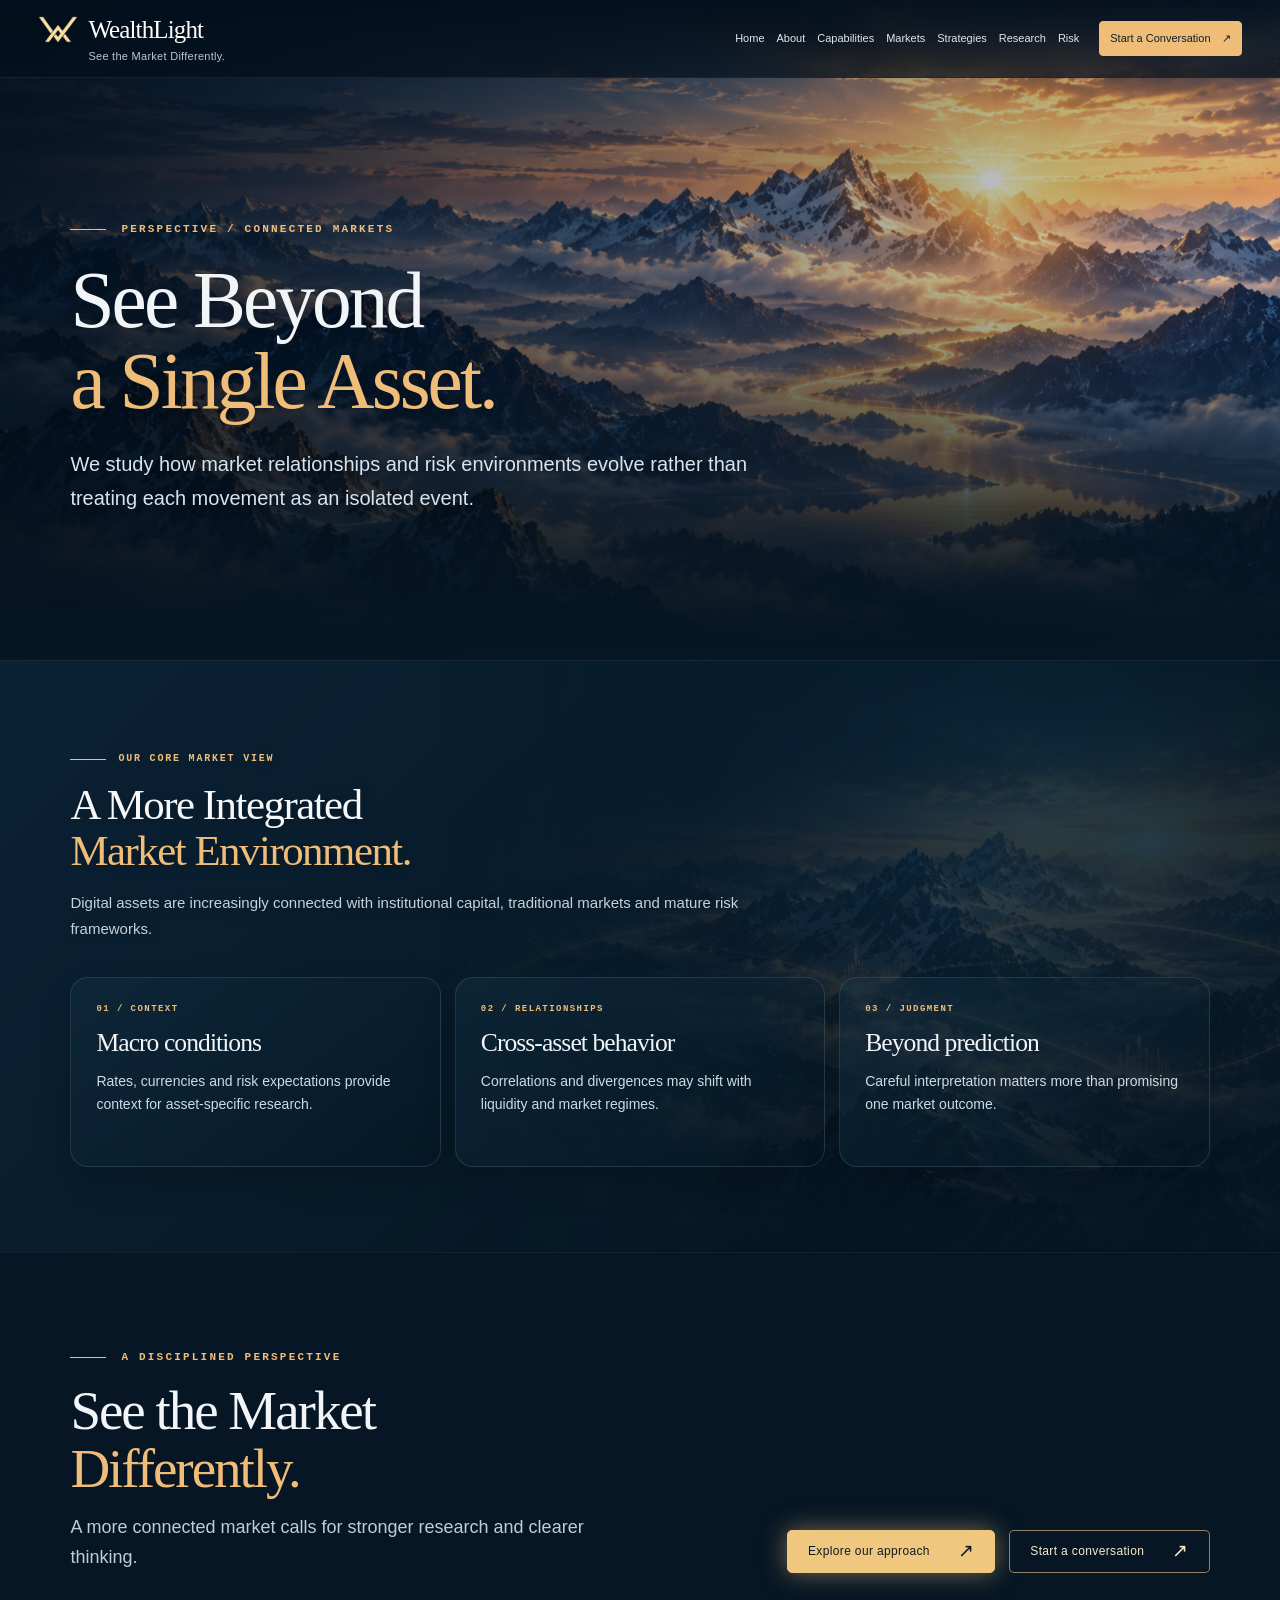
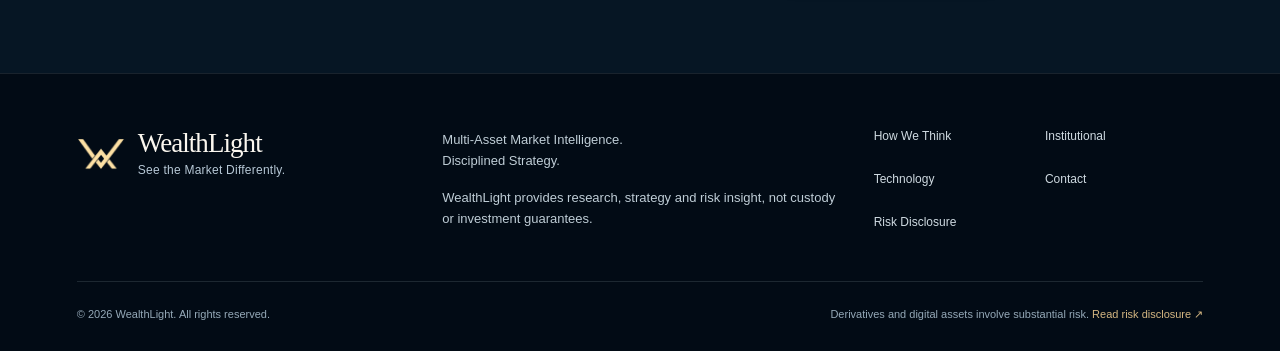
<file: perspective.html>
<!doctype html><html lang="en"><head><meta charset="UTF-8"><meta name="viewport" content="width=device-width,initial-scale=1"><meta name="theme-color" content="#061525"><meta name="description" content="WealthLight multi-asset market intelligence, derivatives strategy research and risk-aware trading insight."><title>Perspective | WealthLight</title><link rel="icon" type="image/png" href="/assets/wealthlight-symbol.png"><link rel="stylesheet" href="/styles/site.css?v=wl2"><link rel="stylesheet" href="/styles/editorial-v13.css?v=17"><link rel="stylesheet" href="/styles/wealthlight-visual-v16.css?v=cohesive16"><link rel="stylesheet" href="/styles/wealthlight-live-v17.css?v=actual17"><link rel="stylesheet" href="/styles/wealthlight-motion-v18.css?v=cinema18"></head><body class=" wl-brand-photo" data-page="perspective"><header class="site-header" id="site-header"><a href="/index.html" class="brand brand-lockup" aria-label="WealthLight Home" translate="no"><span class="brand-top"><img src="/assets/wealthlight-symbol.png" class="brand-mark" alt=""><span class="brand-title">WealthLight</span></span><span class="brand-tagline">See the Market Differently.</span></a><button class="nav-toggle" type="button" aria-label="Open navigation" aria-controls="site-nav" aria-expanded="false"><span></span><span></span></button><nav class="site-nav" id="site-nav"><a href="/index.html" data-nav="index.html">Home</a><a href="/about.html" data-nav="about.html">About</a><a href="/capabilities.html" data-nav="capabilities.html">Capabilities</a><a href="/markets.html" data-nav="markets.html">Markets</a><a href="/strategies.html" data-nav="strategies.html">Strategies</a><a href="/research.html" data-nav="research.html">Research</a><a href="/risk.html" data-nav="risk.html">Risk</a><a class="nav-cta" href="/contact.html">Start a Conversation <span>↗</span></a></nav></header><main><section class="page-hero scene-perspective"><div class="scene-photo"></div><div class="scene-darken"></div><div class="shell page-hero-copy"><p class="eyebrow">PERSPECTIVE / CONNECTED MARKETS</p><h1>See Beyond<br><em>a Single Asset.</em></h1><p class="lead">We study how market relationships and risk environments evolve rather than treating each movement as an isolated event.</p></div></section><section class="content-section  has-image-scene"><div class="wl-chapter-image" aria-hidden="true"><img src="/assets/research-mountains.jpg" alt="" loading="lazy" decoding="async"></div><div class="shell"><div class="section-heading"><p class="eyebrow">OUR CORE MARKET VIEW</p><h2>A More Integrated<br><em>Market Environment.</em></h2><p>Digital assets are increasingly connected with institutional capital, traditional markets and mature risk frameworks.</p></div><div class="three-col"><article class="line-column"><span class="kicker">01 / CONTEXT</span><h3>Macro conditions</h3><p>Rates, currencies and risk expectations provide context for asset-specific research.</p></article><article class="line-column"><span class="kicker">02 / RELATIONSHIPS</span><h3>Cross-asset behavior</h3><p>Correlations and divergences may shift with liquidity and market regimes.</p></article><article class="line-column"><span class="kicker">03 / JUDGMENT</span><h3>Beyond prediction</h3><p>Careful interpretation matters more than promising one market outcome.</p></article></div></div></section><section class="closing"><div class="shell closing-inner"><div><p class="eyebrow">A DISCIPLINED PERSPECTIVE</p><h2>See the Market<br><em>Differently.</em></h2><p>A more connected market calls for stronger research and clearer thinking.</p></div><div class="closing-actions"><a href="/approach.html" class="button gold">Explore our approach <span>↗</span></a><a href="/contact.html" class="button ghost">Start a conversation <span>↗</span></a></div></div></section></main><footer class="site-footer"><div class="footer-brand" translate="no"><div class="brand-top"><img src="/assets/wealthlight-symbol.png" class="brand-mark" alt=""><span class="brand-title">WealthLight</span></div><p class="brand-tagline">See the Market Differently.</p></div><div class="footer-copy"><p>Multi-Asset Market Intelligence.<br>Disciplined Strategy.</p><p>WealthLight provides research, strategy and risk insight, not custody or investment guarantees.</p></div><nav aria-label="Footer navigation"><a href="/approach.html">How We Think</a><a href="/institutional.html">Institutional</a><a href="/technology.html">Technology</a><a href="/contact.html">Contact</a><a href="/disclosure.html">Risk Disclosure</a></nav><div class="footer-bottom"><span>© 2026 WealthLight. All rights reserved.</span><span>Derivatives and digital assets involve substantial risk. <a href="/disclosure.html">Read risk disclosure ↗</a></span></div></footer><script defer src="/scripts/site.js?v=cinema18"></script></body></html>
</file>
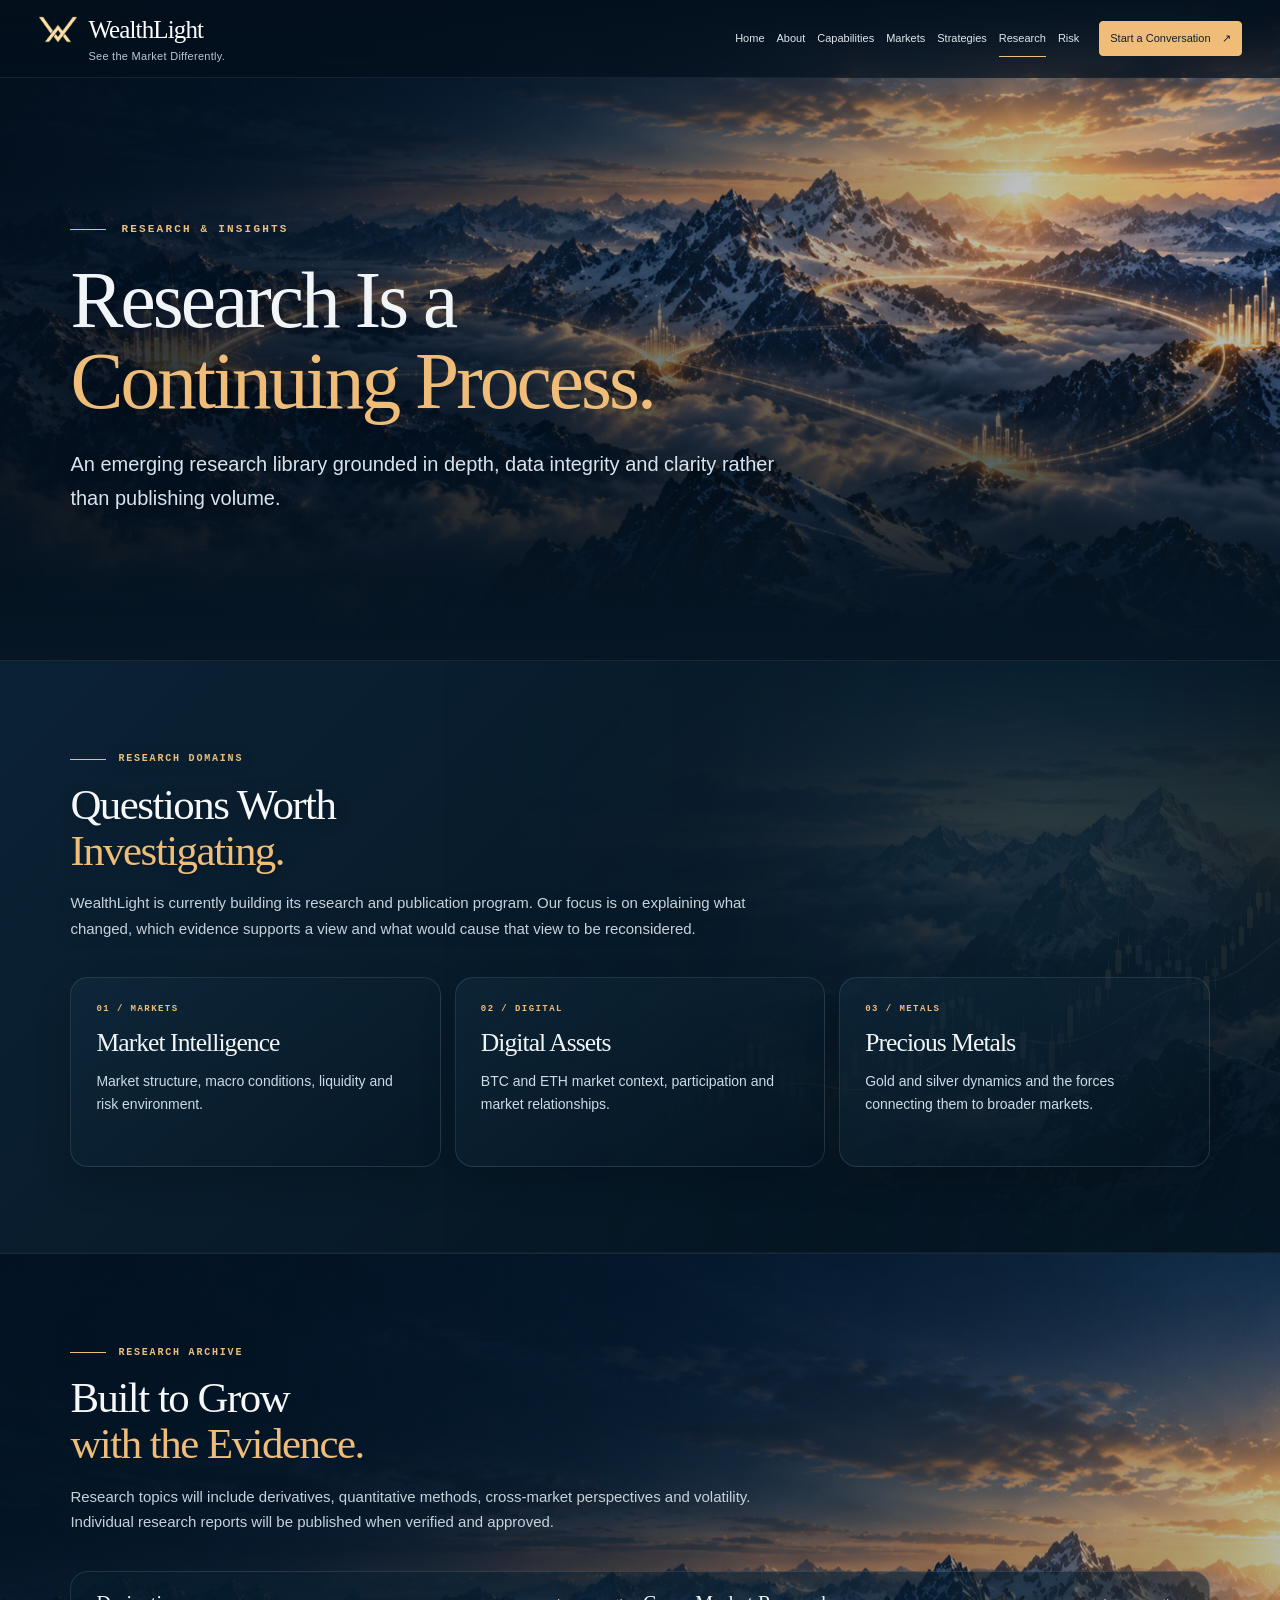
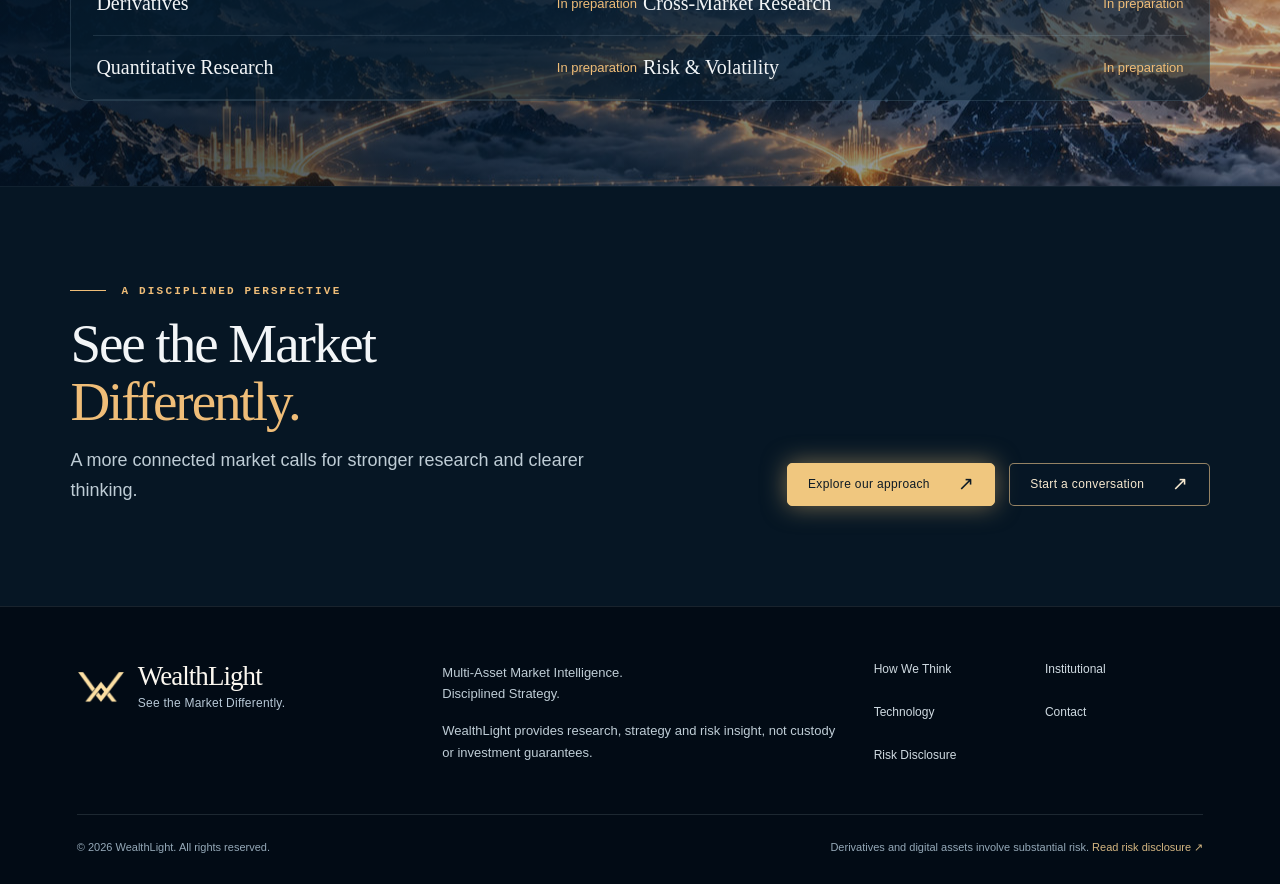
<file: research.html>
<!doctype html><html lang="en"><head><meta charset="UTF-8"><meta name="viewport" content="width=device-width,initial-scale=1"><meta name="theme-color" content="#061525"><meta name="description" content="WealthLight multi-asset market intelligence, derivatives strategy research and risk-aware trading insight."><title>Research &amp; Insights | WealthLight</title><link rel="icon" type="image/png" href="/assets/wealthlight-symbol.png"><link rel="stylesheet" href="/styles/site.css?v=wl2"><link rel="stylesheet" href="/styles/editorial-v13.css?v=17"><link rel="stylesheet" href="/styles/wealthlight-visual-v16.css?v=cohesive16"><link rel="stylesheet" href="/styles/wealthlight-live-v17.css?v=actual17"><link rel="stylesheet" href="/styles/wealthlight-motion-v18.css?v=cinema18"></head><body class=" wl-brand-photo" data-page="research-&-insights"><header class="site-header" id="site-header"><a href="/index.html" class="brand brand-lockup" aria-label="WealthLight Home" translate="no"><span class="brand-top"><img src="/assets/wealthlight-symbol.png" class="brand-mark" alt=""><span class="brand-title">WealthLight</span></span><span class="brand-tagline">See the Market Differently.</span></a><button class="nav-toggle" type="button" aria-label="Open navigation" aria-controls="site-nav" aria-expanded="false"><span></span><span></span></button><nav class="site-nav" id="site-nav"><a href="/index.html" data-nav="index.html">Home</a><a href="/about.html" data-nav="about.html">About</a><a href="/capabilities.html" data-nav="capabilities.html">Capabilities</a><a href="/markets.html" data-nav="markets.html">Markets</a><a href="/strategies.html" data-nav="strategies.html">Strategies</a><a href="/research.html" data-nav="research.html">Research</a><a href="/risk.html" data-nav="risk.html">Risk</a><a class="nav-cta" href="/contact.html">Start a Conversation <span>↗</span></a></nav></header><main><section class="page-hero scene-research"><div class="scene-photo"></div><div class="scene-darken"></div><div class="shell page-hero-copy"><p class="eyebrow">RESEARCH & INSIGHTS</p><h1>Research Is a<br><em>Continuing Process.</em></h1><p class="lead">An emerging research library grounded in depth, data integrity and clarity rather than publishing volume.</p></div></section><section class="content-section  has-image-scene"><div class="wl-chapter-image" aria-hidden="true"><img src="/assets/market-landscape-v13.jpg" alt="" loading="lazy" decoding="async"></div><div class="shell"><div class="section-heading"><p class="eyebrow">RESEARCH DOMAINS</p><h2>Questions Worth<br><em>Investigating.</em></h2><p>WealthLight is currently building its research and publication program. Our focus is on explaining what changed, which evidence supports a view and what would cause that view to be reconsidered.</p></div><div class="three-col"><article class="line-column"><span class="kicker">01 / MARKETS</span><h3>Market Intelligence</h3><p>Market structure, macro conditions, liquidity and risk environment.</p></article><article class="line-column"><span class="kicker">02 / DIGITAL</span><h3>Digital Assets</h3><p>BTC and ETH market context, participation and market relationships.</p></article><article class="line-column"><span class="kicker">03 / METALS</span><h3>Precious Metals</h3><p>Gold and silver dynamics and the forces connecting them to broader markets.</p></article></div></div></section><section class="content-section section-dark"><div class="shell"><div class="section-heading"><p class="eyebrow">RESEARCH ARCHIVE</p><h2>Built to Grow<br><em>with the Evidence.</em></h2><p>Research topics will include derivatives, quantitative methods, cross-market perspectives and volatility. Individual research reports will be published when verified and approved.</p></div><div class="research-links"><div>Derivatives <span>In preparation</span></div><div>Cross-Market Research <span>In preparation</span></div><div>Quantitative Research <span>In preparation</span></div><div>Risk & Volatility <span>In preparation</span></div></div></div></section><section class="closing"><div class="shell closing-inner"><div><p class="eyebrow">A DISCIPLINED PERSPECTIVE</p><h2>See the Market<br><em>Differently.</em></h2><p>A more connected market calls for stronger research and clearer thinking.</p></div><div class="closing-actions"><a href="/approach.html" class="button gold">Explore our approach <span>↗</span></a><a href="/contact.html" class="button ghost">Start a conversation <span>↗</span></a></div></div></section></main><footer class="site-footer"><div class="footer-brand" translate="no"><div class="brand-top"><img src="/assets/wealthlight-symbol.png" class="brand-mark" alt=""><span class="brand-title">WealthLight</span></div><p class="brand-tagline">See the Market Differently.</p></div><div class="footer-copy"><p>Multi-Asset Market Intelligence.<br>Disciplined Strategy.</p><p>WealthLight provides research, strategy and risk insight, not custody or investment guarantees.</p></div><nav aria-label="Footer navigation"><a href="/approach.html">How We Think</a><a href="/institutional.html">Institutional</a><a href="/technology.html">Technology</a><a href="/contact.html">Contact</a><a href="/disclosure.html">Risk Disclosure</a></nav><div class="footer-bottom"><span>© 2026 WealthLight. All rights reserved.</span><span>Derivatives and digital assets involve substantial risk. <a href="/disclosure.html">Read risk disclosure ↗</a></span></div></footer><script defer src="/scripts/site.js?v=cinema18"></script></body></html>
</file>
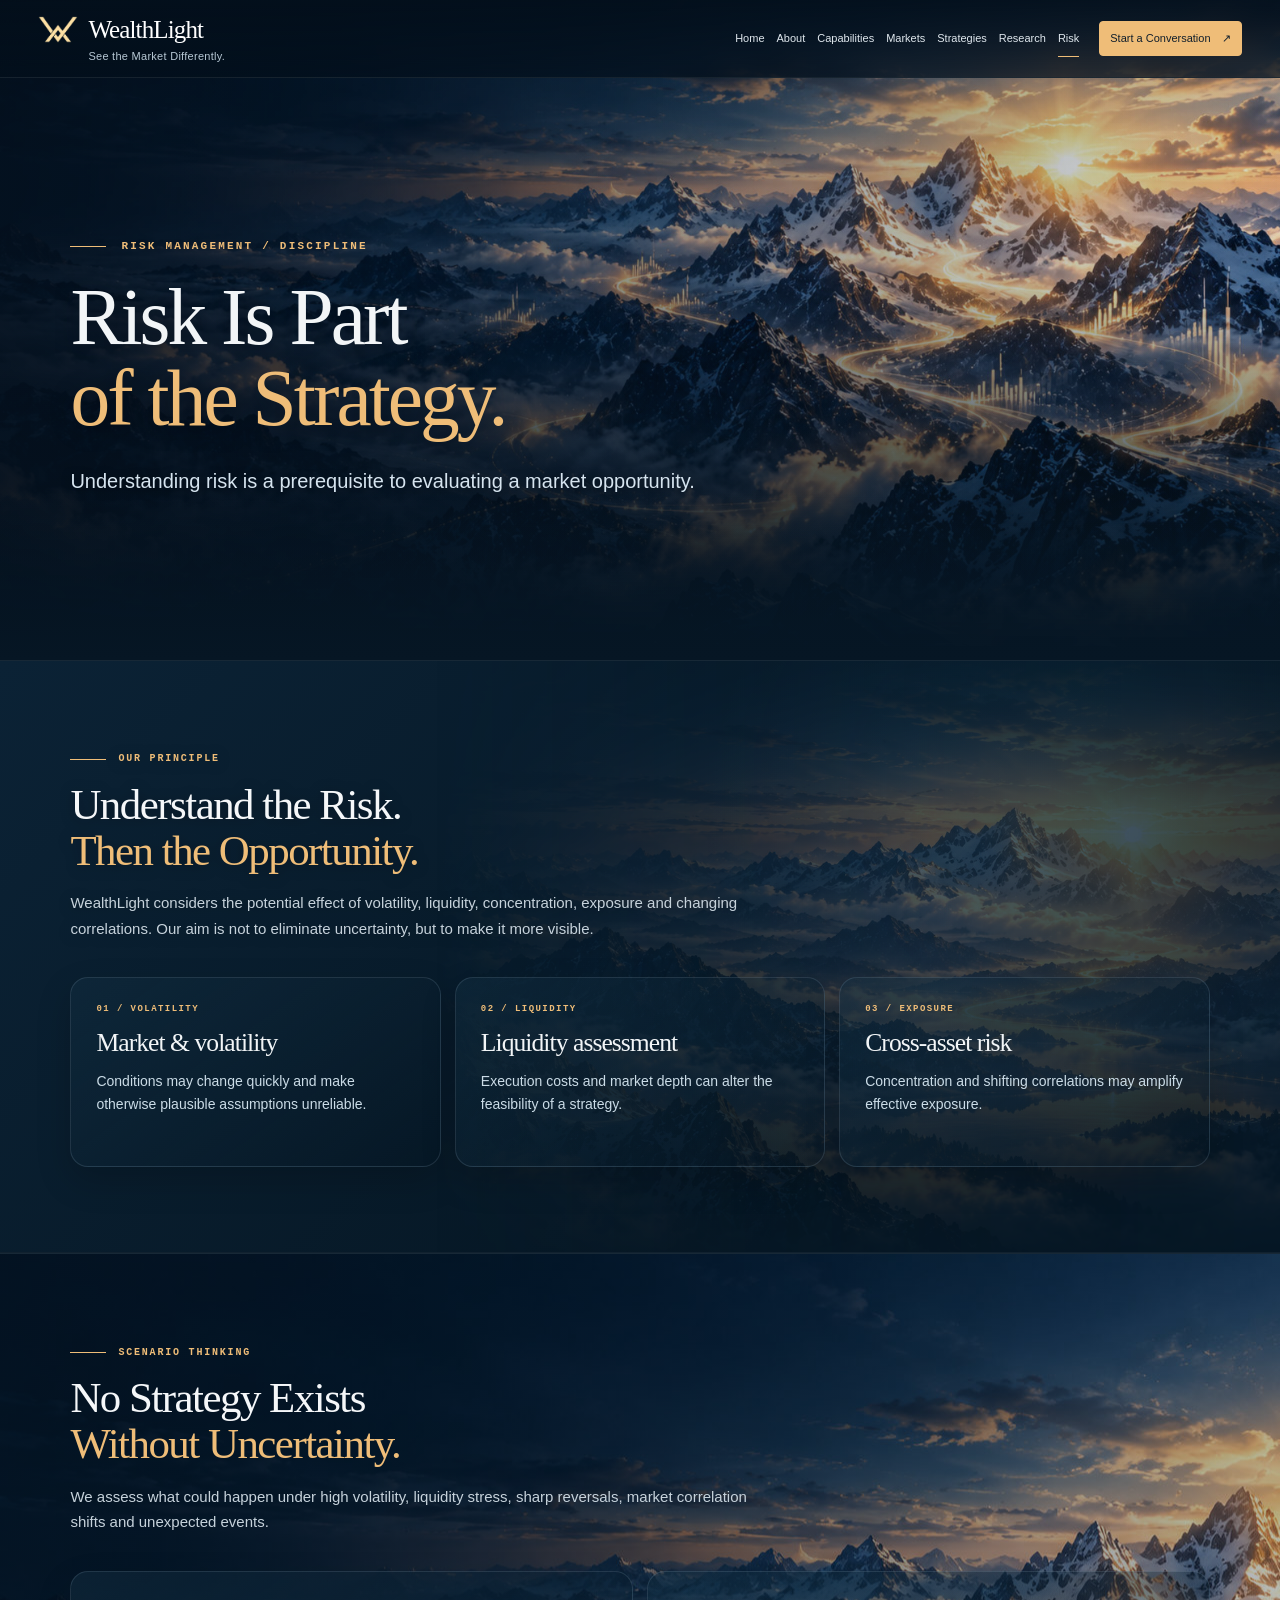
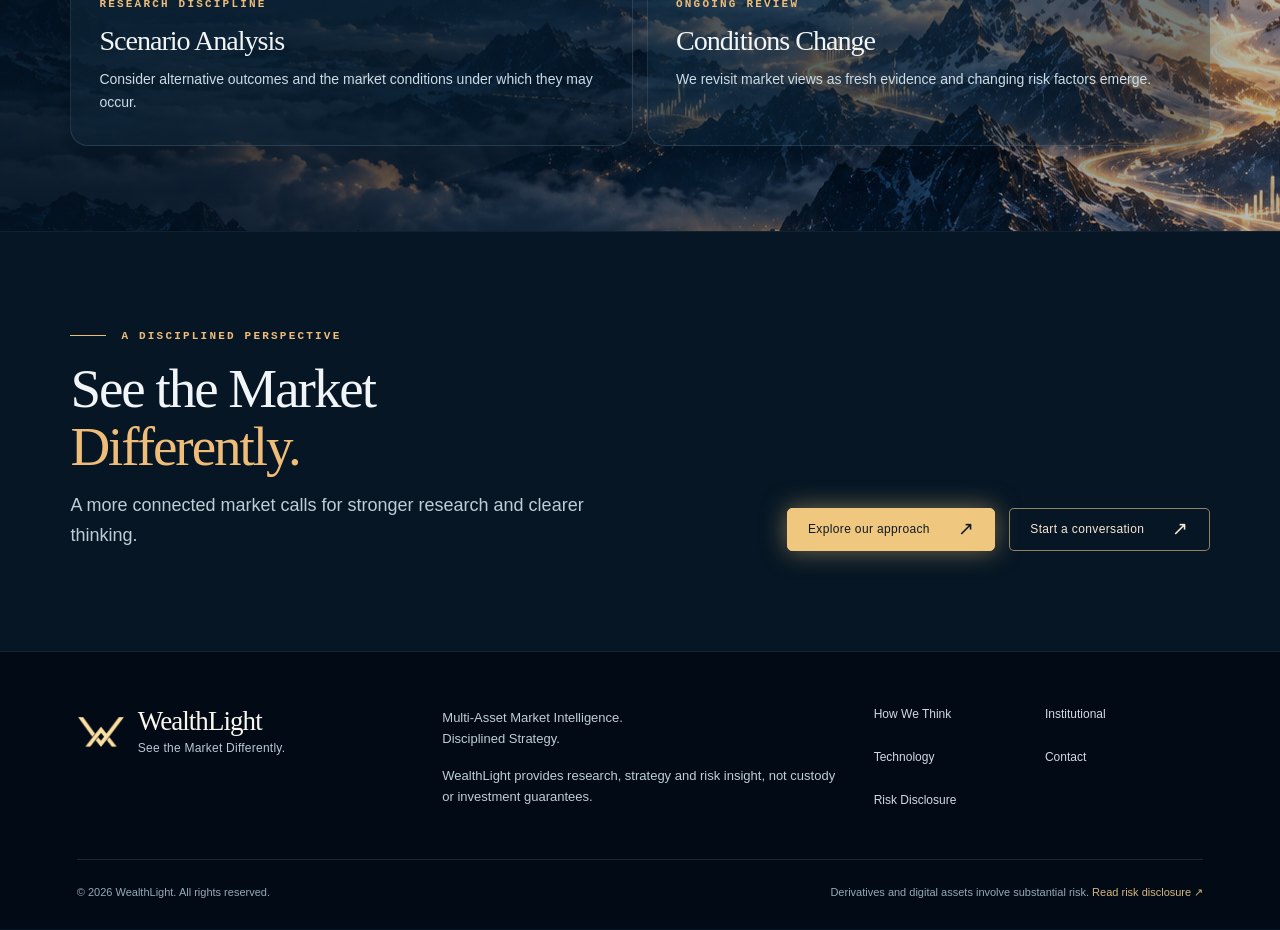
<file: risk.html>
<!doctype html><html lang="en"><head><meta charset="UTF-8"><meta name="viewport" content="width=device-width,initial-scale=1"><meta name="theme-color" content="#061525"><meta name="description" content="WealthLight multi-asset market intelligence, derivatives strategy research and risk-aware trading insight."><title>Risk Management | WealthLight</title><link rel="icon" type="image/png" href="/assets/wealthlight-symbol.png"><link rel="stylesheet" href="/styles/site.css?v=wl2"><link rel="stylesheet" href="/styles/editorial-v13.css?v=17"><link rel="stylesheet" href="/styles/wealthlight-visual-v16.css?v=cohesive16"><link rel="stylesheet" href="/styles/wealthlight-live-v17.css?v=actual17"><link rel="stylesheet" href="/styles/wealthlight-motion-v18.css?v=cinema18"></head><body class=" wl-brand-photo" data-page="risk-management"><header class="site-header" id="site-header"><a href="/index.html" class="brand brand-lockup" aria-label="WealthLight Home" translate="no"><span class="brand-top"><img src="/assets/wealthlight-symbol.png" class="brand-mark" alt=""><span class="brand-title">WealthLight</span></span><span class="brand-tagline">See the Market Differently.</span></a><button class="nav-toggle" type="button" aria-label="Open navigation" aria-controls="site-nav" aria-expanded="false"><span></span><span></span></button><nav class="site-nav" id="site-nav"><a href="/index.html" data-nav="index.html">Home</a><a href="/about.html" data-nav="about.html">About</a><a href="/capabilities.html" data-nav="capabilities.html">Capabilities</a><a href="/markets.html" data-nav="markets.html">Markets</a><a href="/strategies.html" data-nav="strategies.html">Strategies</a><a href="/research.html" data-nav="research.html">Research</a><a href="/risk.html" data-nav="risk.html">Risk</a><a class="nav-cta" href="/contact.html">Start a Conversation <span>↗</span></a></nav></header><main><section class="page-hero scene-risk"><div class="scene-photo"></div><div class="scene-darken"></div><div class="shell page-hero-copy"><p class="eyebrow">RISK MANAGEMENT / DISCIPLINE</p><h1>Risk Is Part<br><em>of the Strategy.</em></h1><p class="lead">Understanding risk is a prerequisite to evaluating a market opportunity.</p></div></section><section class="content-section  has-image-scene"><div class="wl-chapter-image" aria-hidden="true"><img src="/assets/markets-mountains.jpg" alt="" loading="lazy" decoding="async"></div><div class="shell"><div class="section-heading"><p class="eyebrow">OUR PRINCIPLE</p><h2>Understand the Risk.<br><em>Then the Opportunity.</em></h2><p>WealthLight considers the potential effect of volatility, liquidity, concentration, exposure and changing correlations. Our aim is not to eliminate uncertainty, but to make it more visible.</p></div><div class="three-col"><article class="line-column"><span class="kicker">01 / VOLATILITY</span><h3>Market & volatility</h3><p>Conditions may change quickly and make otherwise plausible assumptions unreliable.</p></article><article class="line-column"><span class="kicker">02 / LIQUIDITY</span><h3>Liquidity assessment</h3><p>Execution costs and market depth can alter the feasibility of a strategy.</p></article><article class="line-column"><span class="kicker">03 / EXPOSURE</span><h3>Cross-asset risk</h3><p>Concentration and shifting correlations may amplify effective exposure.</p></article></div></div></section><section class="content-section section-dark"><div class="shell"><div class="section-heading"><p class="eyebrow">SCENARIO THINKING</p><h2>No Strategy Exists<br><em>Without Uncertainty.</em></h2><p>We assess what could happen under high volatility, liquidity stress, sharp reversals, market correlation shifts and unexpected events.</p></div><div class="service-lines"><div><span class="kicker">RESEARCH DISCIPLINE</span><h3>Scenario Analysis</h3><p>Consider alternative outcomes and the market conditions under which they may occur.</p></div><div><span class="kicker">ONGOING REVIEW</span><h3>Conditions Change</h3><p>We revisit market views as fresh evidence and changing risk factors emerge.</p></div></div></div></section><section class="closing"><div class="shell closing-inner"><div><p class="eyebrow">A DISCIPLINED PERSPECTIVE</p><h2>See the Market<br><em>Differently.</em></h2><p>A more connected market calls for stronger research and clearer thinking.</p></div><div class="closing-actions"><a href="/approach.html" class="button gold">Explore our approach <span>↗</span></a><a href="/contact.html" class="button ghost">Start a conversation <span>↗</span></a></div></div></section></main><footer class="site-footer"><div class="footer-brand" translate="no"><div class="brand-top"><img src="/assets/wealthlight-symbol.png" class="brand-mark" alt=""><span class="brand-title">WealthLight</span></div><p class="brand-tagline">See the Market Differently.</p></div><div class="footer-copy"><p>Multi-Asset Market Intelligence.<br>Disciplined Strategy.</p><p>WealthLight provides research, strategy and risk insight, not custody or investment guarantees.</p></div><nav aria-label="Footer navigation"><a href="/approach.html">How We Think</a><a href="/institutional.html">Institutional</a><a href="/technology.html">Technology</a><a href="/contact.html">Contact</a><a href="/disclosure.html">Risk Disclosure</a></nav><div class="footer-bottom"><span>© 2026 WealthLight. All rights reserved.</span><span>Derivatives and digital assets involve substantial risk. <a href="/disclosure.html">Read risk disclosure ↗</a></span></div></footer><script defer src="/scripts/site.js?v=cinema18"></script></body></html>
</file>
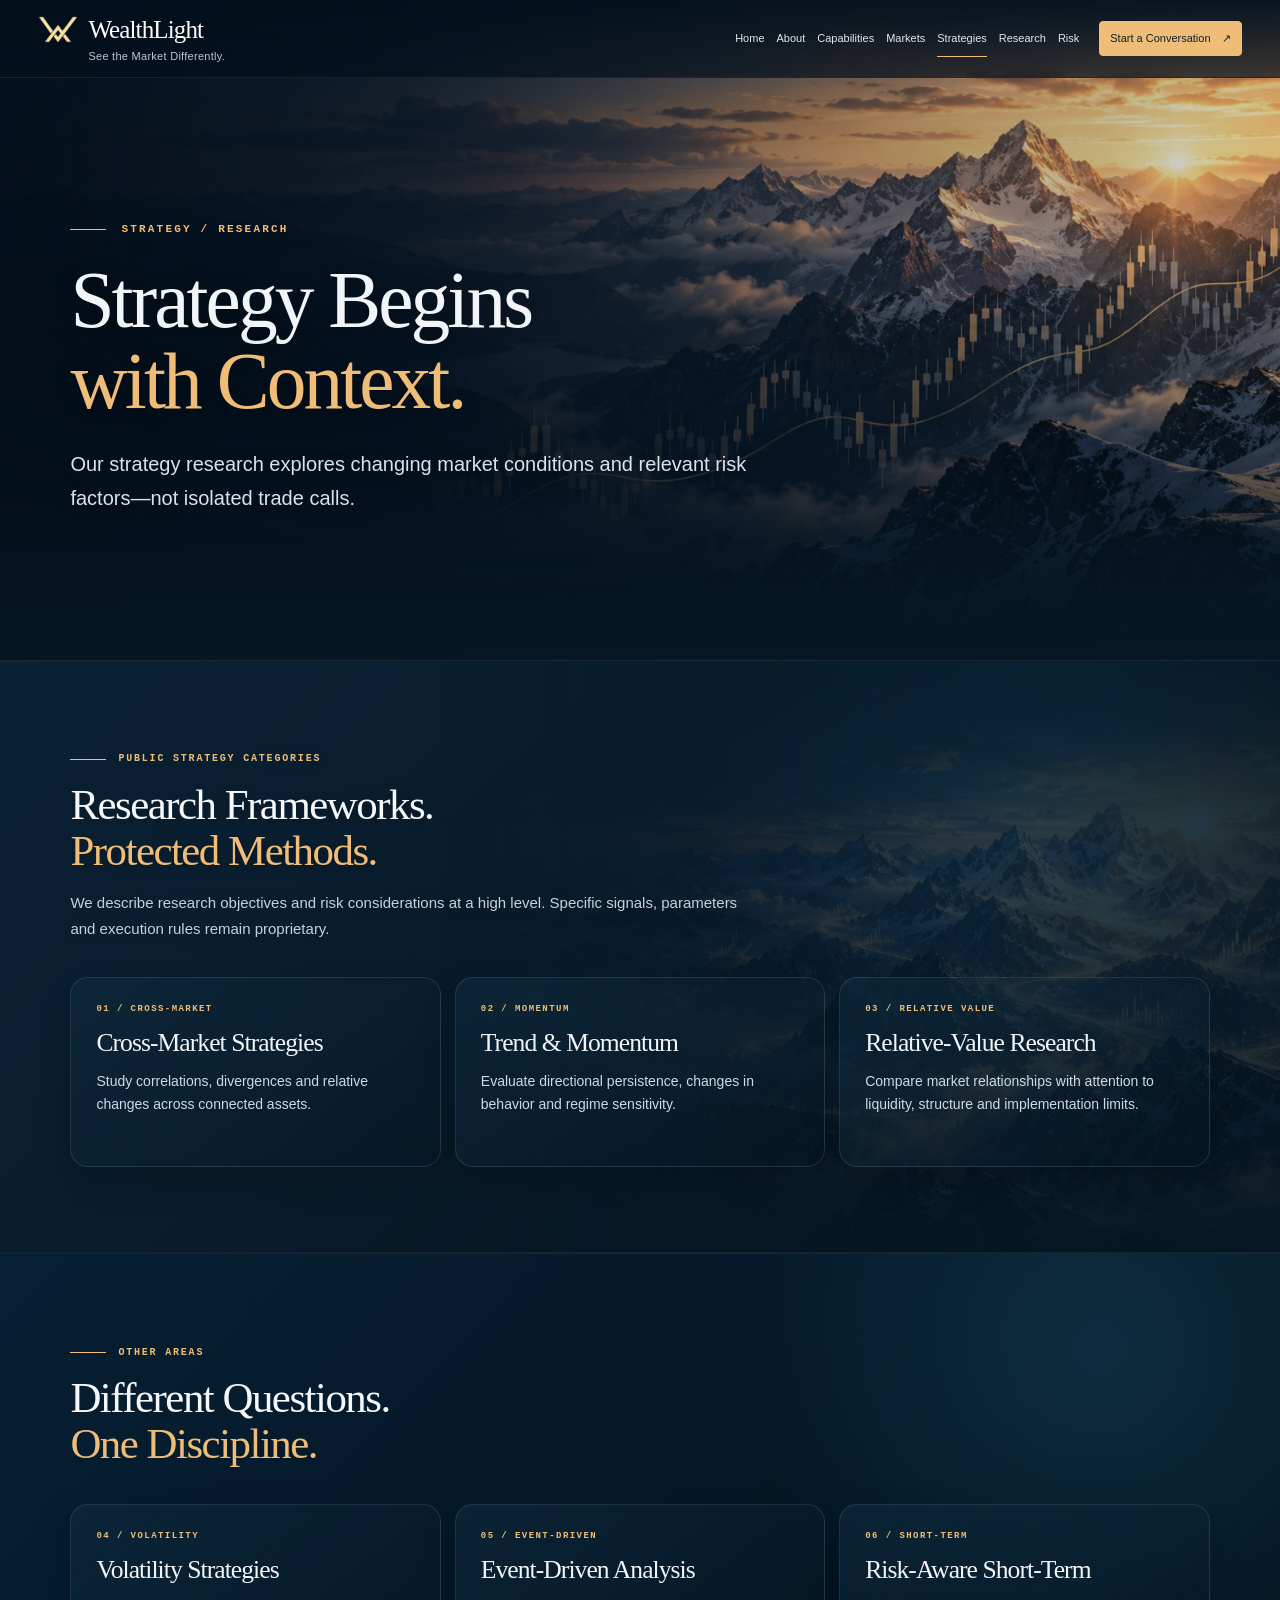
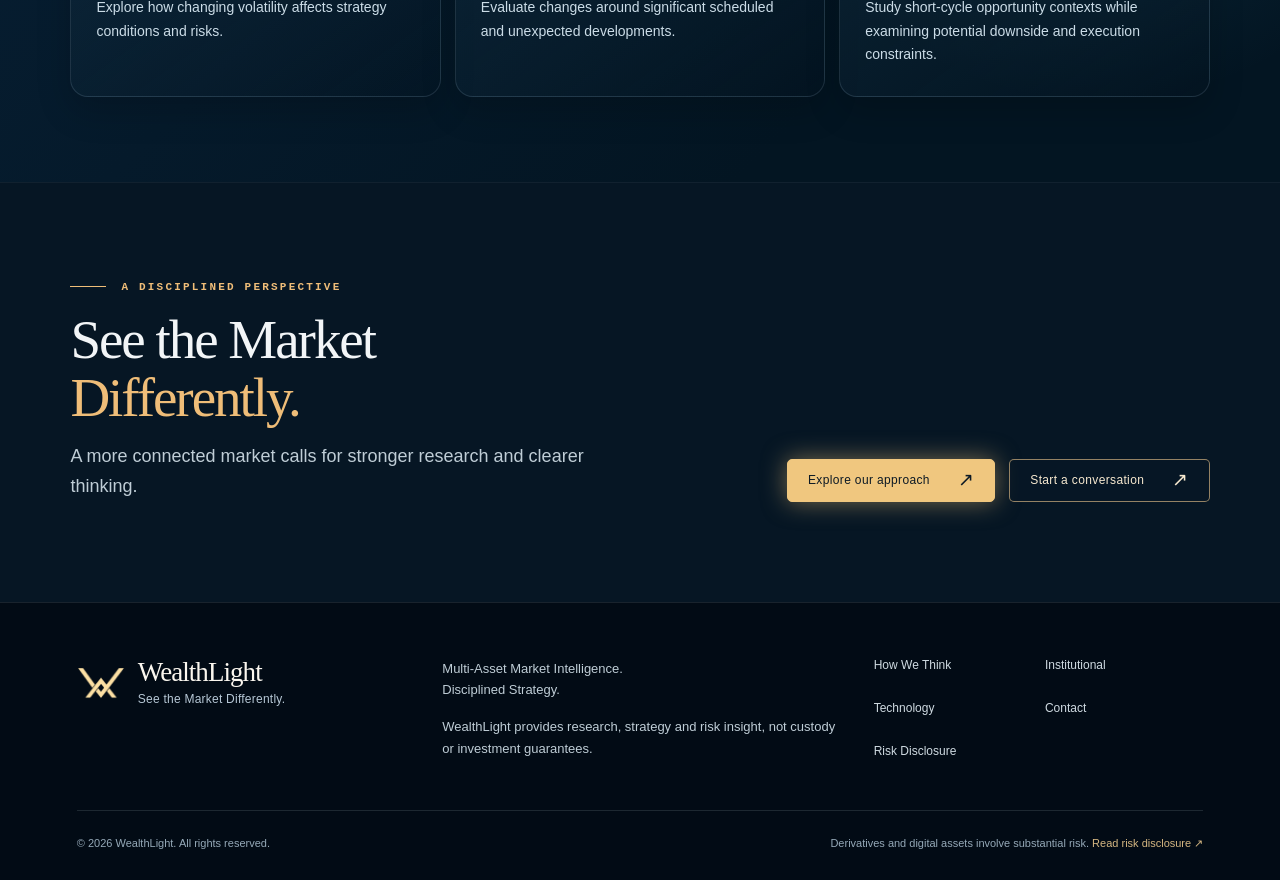
<file: strategies.html>
<!doctype html><html lang="en"><head><meta charset="UTF-8"><meta name="viewport" content="width=device-width,initial-scale=1"><meta name="theme-color" content="#061525"><meta name="description" content="WealthLight multi-asset market intelligence, derivatives strategy research and risk-aware trading insight."><title>Strategies | WealthLight</title><link rel="icon" type="image/png" href="/assets/wealthlight-symbol.png"><link rel="stylesheet" href="/styles/site.css?v=wl2"><link rel="stylesheet" href="/styles/editorial-v13.css?v=17"><link rel="stylesheet" href="/styles/wealthlight-visual-v16.css?v=cohesive16"><link rel="stylesheet" href="/styles/wealthlight-live-v17.css?v=actual17"><link rel="stylesheet" href="/styles/wealthlight-motion-v18.css?v=cinema18"></head><body class=" wl-brand-photo" data-page="strategies"><header class="site-header" id="site-header"><a href="/index.html" class="brand brand-lockup" aria-label="WealthLight Home" translate="no"><span class="brand-top"><img src="/assets/wealthlight-symbol.png" class="brand-mark" alt=""><span class="brand-title">WealthLight</span></span><span class="brand-tagline">See the Market Differently.</span></a><button class="nav-toggle" type="button" aria-label="Open navigation" aria-controls="site-nav" aria-expanded="false"><span></span><span></span></button><nav class="site-nav" id="site-nav"><a href="/index.html" data-nav="index.html">Home</a><a href="/about.html" data-nav="about.html">About</a><a href="/capabilities.html" data-nav="capabilities.html">Capabilities</a><a href="/markets.html" data-nav="markets.html">Markets</a><a href="/strategies.html" data-nav="strategies.html">Strategies</a><a href="/research.html" data-nav="research.html">Research</a><a href="/risk.html" data-nav="risk.html">Risk</a><a class="nav-cta" href="/contact.html">Start a Conversation <span>↗</span></a></nav></header><main><section class="page-hero scene-research"><div class="scene-photo"></div><div class="scene-darken"></div><div class="shell page-hero-copy"><p class="eyebrow">STRATEGY / RESEARCH</p><h1>Strategy Begins<br><em>with Context.</em></h1><p class="lead">Our strategy research explores changing market conditions and relevant risk factors—not isolated trade calls.</p></div></section><section class="content-section  has-image-scene"><div class="wl-chapter-image" aria-hidden="true"><img src="/assets/hero-mountains.jpg" alt="" loading="lazy" decoding="async"></div><div class="shell"><div class="section-heading"><p class="eyebrow">PUBLIC STRATEGY CATEGORIES</p><h2>Research Frameworks.<br><em>Protected Methods.</em></h2><p>We describe research objectives and risk considerations at a high level. Specific signals, parameters and execution rules remain proprietary.</p></div><div class="three-col"><article class="line-column"><span class="kicker">01 / CROSS-MARKET</span><h3>Cross-Market Strategies</h3><p>Study correlations, divergences and relative changes across connected assets.</p></article><article class="line-column"><span class="kicker">02 / MOMENTUM</span><h3>Trend & Momentum</h3><p>Evaluate directional persistence, changes in behavior and regime sensitivity.</p></article><article class="line-column"><span class="kicker">03 / RELATIVE VALUE</span><h3>Relative-Value Research</h3><p>Compare market relationships with attention to liquidity, structure and implementation limits.</p></article></div></div></section><section class="content-section section-dark"><div class="shell"><div class="section-heading"><p class="eyebrow">OTHER AREAS</p><h2>Different Questions.<br><em>One Discipline.</em></h2></div><div class="three-col"><article class="line-column"><span class="kicker">04 / VOLATILITY</span><h3>Volatility Strategies</h3><p>Explore how changing volatility affects strategy conditions and risks.</p></article><article class="line-column"><span class="kicker">05 / EVENT-DRIVEN</span><h3>Event-Driven Analysis</h3><p>Evaluate changes around significant scheduled and unexpected developments.</p></article><article class="line-column"><span class="kicker">06 / SHORT-TERM</span><h3>Risk-Aware Short-Term</h3><p>Study short-cycle opportunity contexts while examining potential downside and execution constraints.</p></article></div></div></section><section class="closing"><div class="shell closing-inner"><div><p class="eyebrow">A DISCIPLINED PERSPECTIVE</p><h2>See the Market<br><em>Differently.</em></h2><p>A more connected market calls for stronger research and clearer thinking.</p></div><div class="closing-actions"><a href="/approach.html" class="button gold">Explore our approach <span>↗</span></a><a href="/contact.html" class="button ghost">Start a conversation <span>↗</span></a></div></div></section></main><footer class="site-footer"><div class="footer-brand" translate="no"><div class="brand-top"><img src="/assets/wealthlight-symbol.png" class="brand-mark" alt=""><span class="brand-title">WealthLight</span></div><p class="brand-tagline">See the Market Differently.</p></div><div class="footer-copy"><p>Multi-Asset Market Intelligence.<br>Disciplined Strategy.</p><p>WealthLight provides research, strategy and risk insight, not custody or investment guarantees.</p></div><nav aria-label="Footer navigation"><a href="/approach.html">How We Think</a><a href="/institutional.html">Institutional</a><a href="/technology.html">Technology</a><a href="/contact.html">Contact</a><a href="/disclosure.html">Risk Disclosure</a></nav><div class="footer-bottom"><span>© 2026 WealthLight. All rights reserved.</span><span>Derivatives and digital assets involve substantial risk. <a href="/disclosure.html">Read risk disclosure ↗</a></span></div></footer><script defer src="/scripts/site.js?v=cinema18"></script></body></html>
</file>
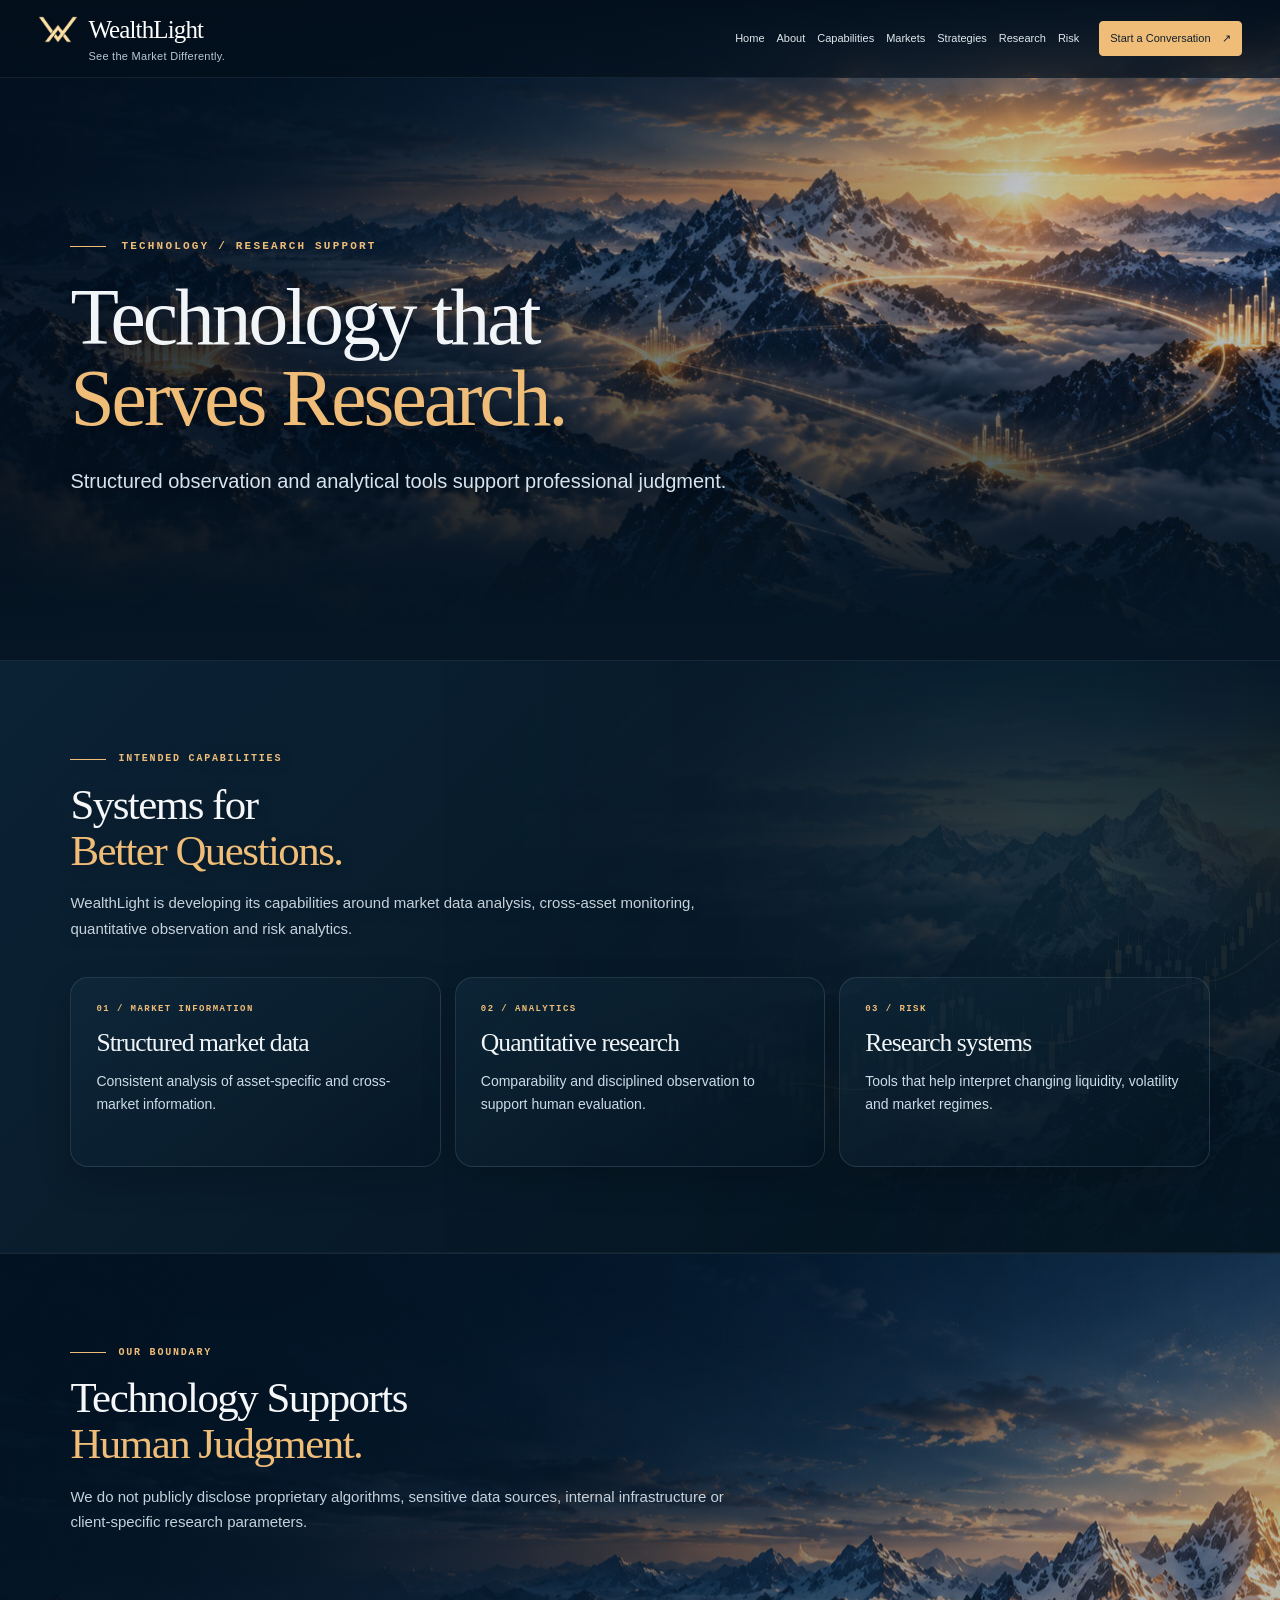
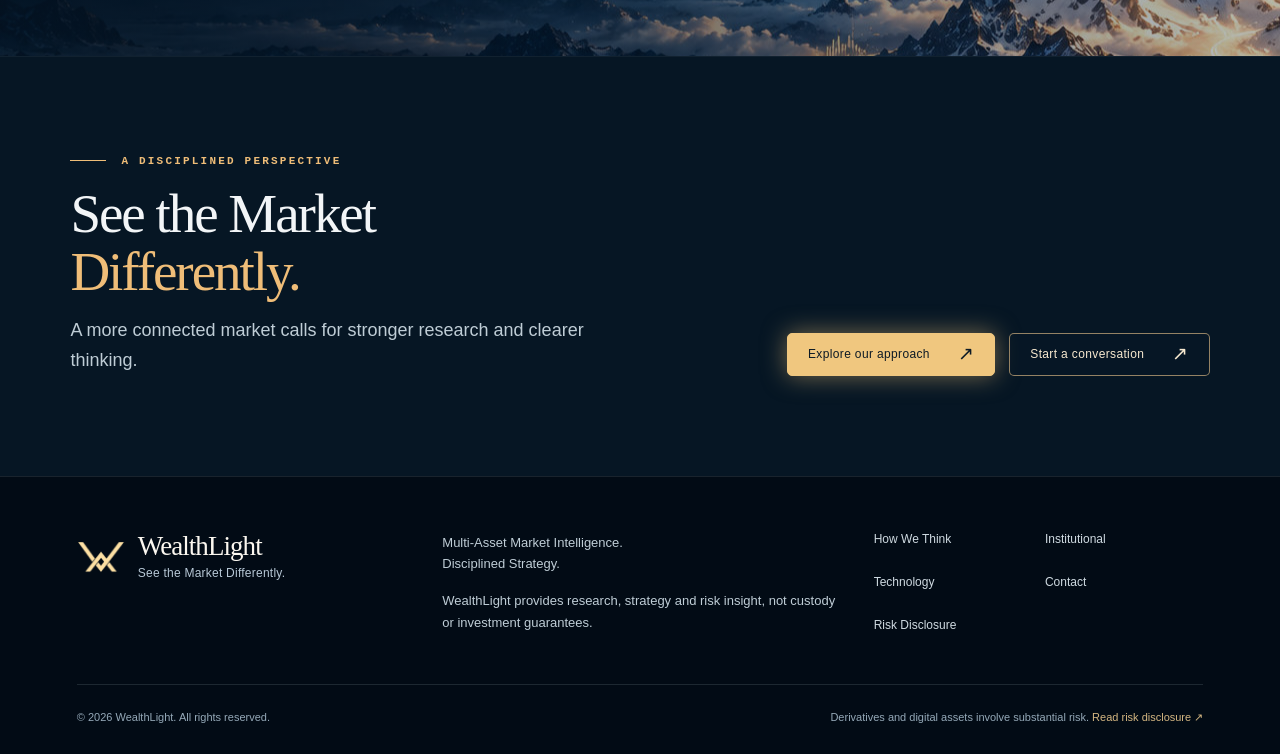
<file: technology.html>
<!doctype html><html lang="en"><head><meta charset="UTF-8"><meta name="viewport" content="width=device-width,initial-scale=1"><meta name="theme-color" content="#061525"><meta name="description" content="WealthLight multi-asset market intelligence, derivatives strategy research and risk-aware trading insight."><title>Technology | WealthLight</title><link rel="icon" type="image/png" href="/assets/wealthlight-symbol.png"><link rel="stylesheet" href="/styles/site.css?v=wl2"><link rel="stylesheet" href="/styles/editorial-v13.css?v=17"><link rel="stylesheet" href="/styles/wealthlight-visual-v16.css?v=cohesive16"><link rel="stylesheet" href="/styles/wealthlight-live-v17.css?v=actual17"><link rel="stylesheet" href="/styles/wealthlight-motion-v18.css?v=cinema18"></head><body class=" wl-brand-photo" data-page="technology"><header class="site-header" id="site-header"><a href="/index.html" class="brand brand-lockup" aria-label="WealthLight Home" translate="no"><span class="brand-top"><img src="/assets/wealthlight-symbol.png" class="brand-mark" alt=""><span class="brand-title">WealthLight</span></span><span class="brand-tagline">See the Market Differently.</span></a><button class="nav-toggle" type="button" aria-label="Open navigation" aria-controls="site-nav" aria-expanded="false"><span></span><span></span></button><nav class="site-nav" id="site-nav"><a href="/index.html" data-nav="index.html">Home</a><a href="/about.html" data-nav="about.html">About</a><a href="/capabilities.html" data-nav="capabilities.html">Capabilities</a><a href="/markets.html" data-nav="markets.html">Markets</a><a href="/strategies.html" data-nav="strategies.html">Strategies</a><a href="/research.html" data-nav="research.html">Research</a><a href="/risk.html" data-nav="risk.html">Risk</a><a class="nav-cta" href="/contact.html">Start a Conversation <span>↗</span></a></nav></header><main><section class="page-hero scene-research"><div class="scene-photo"></div><div class="scene-darken"></div><div class="shell page-hero-copy"><p class="eyebrow">TECHNOLOGY / RESEARCH SUPPORT</p><h1>Technology that<br><em>Serves Research.</em></h1><p class="lead">Structured observation and analytical tools support professional judgment.</p></div></section><section class="content-section  has-image-scene"><div class="wl-chapter-image" aria-hidden="true"><img src="/assets/market-landscape-v13.jpg" alt="" loading="lazy" decoding="async"></div><div class="shell"><div class="section-heading"><p class="eyebrow">INTENDED CAPABILITIES</p><h2>Systems for<br><em>Better Questions.</em></h2><p>WealthLight is developing its capabilities around market data analysis, cross-asset monitoring, quantitative observation and risk analytics.</p></div><div class="three-col"><article class="line-column"><span class="kicker">01 / MARKET INFORMATION</span><h3>Structured market data</h3><p>Consistent analysis of asset-specific and cross-market information.</p></article><article class="line-column"><span class="kicker">02 / ANALYTICS</span><h3>Quantitative research</h3><p>Comparability and disciplined observation to support human evaluation.</p></article><article class="line-column"><span class="kicker">03 / RISK</span><h3>Research systems</h3><p>Tools that help interpret changing liquidity, volatility and market regimes.</p></article></div></div></section><section class="content-section section-dark"><div class="shell"><div class="section-heading"><p class="eyebrow">OUR BOUNDARY</p><h2>Technology Supports<br><em>Human Judgment.</em></h2><p>We do not publicly disclose proprietary algorithms, sensitive data sources, internal infrastructure or client-specific research parameters.</p></div></div></section><section class="closing"><div class="shell closing-inner"><div><p class="eyebrow">A DISCIPLINED PERSPECTIVE</p><h2>See the Market<br><em>Differently.</em></h2><p>A more connected market calls for stronger research and clearer thinking.</p></div><div class="closing-actions"><a href="/approach.html" class="button gold">Explore our approach <span>↗</span></a><a href="/contact.html" class="button ghost">Start a conversation <span>↗</span></a></div></div></section></main><footer class="site-footer"><div class="footer-brand" translate="no"><div class="brand-top"><img src="/assets/wealthlight-symbol.png" class="brand-mark" alt=""><span class="brand-title">WealthLight</span></div><p class="brand-tagline">See the Market Differently.</p></div><div class="footer-copy"><p>Multi-Asset Market Intelligence.<br>Disciplined Strategy.</p><p>WealthLight provides research, strategy and risk insight, not custody or investment guarantees.</p></div><nav aria-label="Footer navigation"><a href="/approach.html">How We Think</a><a href="/institutional.html">Institutional</a><a href="/technology.html">Technology</a><a href="/contact.html">Contact</a><a href="/disclosure.html">Risk Disclosure</a></nav><div class="footer-bottom"><span>© 2026 WealthLight. All rights reserved.</span><span>Derivatives and digital assets involve substantial risk. <a href="/disclosure.html">Read risk disclosure ↗</a></span></div></footer><script defer src="/scripts/site.js?v=cinema18"></script></body></html>
</file>
<file: styles/site.css>
:root{--ink:#f2f4f5;--soft:#bfcdd6;--gold:#e5b876;--ice:#79c5ed;--navy:#061522;--deep:#03101c;--line:rgba(206,226,240,.24);--width:1500px}
*{box-sizing:border-box}html{scroll-behavior:smooth}body{margin:0;min-height:100vh;background:var(--deep);color:var(--ink);font-family:Inter,"Helvetica Neue",Arial,sans-serif;-webkit-font-smoothing:antialiased}body.intro-active{overflow:hidden}body,button,input{font-size:16px}a{color:inherit;text-decoration:none}img{max-width:100%}button{cursor:pointer}h1,h2,h3,h4,p{margin:0}h1,h2,h3{font-family:Georgia,"Times New Roman",serif;font-weight:400;line-height:1.055;letter-spacing:-.037em}em{font-style:normal;color:var(--gold)}p{line-height:1.66;color:var(--soft)}.shell{width:min(calc(100% - clamp(42px,11vw,170px)),var(--width));margin-inline:auto}.eyebrow,.kicker{display:block;color:var(--gold);font-family:ui-monospace,"SFMono-Regular",Consolas,monospace;font-size:11px;letter-spacing:.2em;text-transform:uppercase;font-weight:600}.eyebrow{display:flex;align-items:center;gap:15px}.eyebrow:before{content:"";display:block;width:36px;height:1px;background:var(--gold)}
.site-header{height:78px;padding-inline:clamp(22px,6vw,110px);display:flex;align-items:center;justify-content:space-between;gap:32px;background:rgba(2,13,24,.83);border-bottom:1px solid rgba(229,241,251,.11);backdrop-filter:blur(16px);position:absolute;z-index:50;top:0;left:0;right:0}.brand{display:flex;align-items:center;gap:8px;font:26px/1 Georgia,"Times New Roman",serif;letter-spacing:-.055em;white-space:nowrap}.brand-symbol{height:41px;width:41px;object-fit:contain;filter:drop-shadow(0 0 4px #f9d89e44)}.site-nav{display:flex;align-items:center;gap:clamp(12px,1.6vw,25px)}.site-nav a{font-size:11px;color:#e0e8ee;letter-spacing:.065em;white-space:nowrap;padding-block:12px;border-bottom:1px solid transparent}.site-nav a:hover,.site-nav a.is-active{border-color:var(--gold)}.site-nav .nav-cta{border:1px solid rgba(229,184,118,.54);border-radius:4px;padding:10px 15px;margin-left:15px;color:#f1e3ce}.nav-cta span{color:var(--gold);padding-left:8px}.nav-toggle{display:none;background:transparent;border:0;width:44px;height:42px;padding:10px}.nav-toggle span{display:block;width:24px;height:1px;background:#fff;margin:6px}
.button{display:inline-flex;gap:28px;align-items:center;justify-content:space-between;min-height:43px;padding:12px 20px;font-size:12px;letter-spacing:.03em;border:1px solid rgba(225,190,134,.65);border-radius:5px;transition:transform .28s ease,background .28s ease,color .28s ease}.button span{font-size:19px;line-height:0}.button:hover{transform:translateY(-2px)}.button.gold{background:#f0c77f;color:#0d1a25;border-color:#f0c77f;box-shadow:0 0 24px #e9bf7780}.button.ghost{background:#07182770;color:#f7e9d0}.text-link{display:inline-flex;gap:20px;color:#f3d399;font-size:13px;align-items:center;border-bottom:1px solid #e7c08477;padding:13px 0}.text-link span{font-size:17px}.block-link{margin-top:30px}
/* Film-grade image scene. Real source files, not generated CSS/SVG mountains. */
.home-hero{min-height:850px;position:relative;isolation:isolate;overflow:hidden;display:flex;flex-direction:column;justify-content:space-between}.home-hero-photo{position:absolute;inset:0;z-index:-4;background:url('/assets/hero-mountains.jpg') center 53%/cover no-repeat;transform:scale(1.015);animation:scene-breathe 28s ease-in-out infinite alternate}.home-hero-shade{position:absolute;inset:0;z-index:-2;background:linear-gradient(90deg,rgba(2,13,27,.91),rgba(3,15,28,.65) 33%,rgba(3,16,29,.25) 66%,rgba(3,16,29,.07)),linear-gradient(180deg,#0314239e 0%,transparent 29%,rgba(1,12,24,.08) 43%,#061525c9 88%,#051424 100%)}.home-hero-fog{pointer-events:none;position:absolute;z-index:-1;width:100%;height:62%;bottom:7%;left:0;object-fit:cover;opacity:.36;animation:fog-float 35s linear infinite alternate}.hero-inner{position:relative;padding-top:clamp(150px,15vh,215px);flex:1}.hero-top{max-width:650px}.hero-top h1{font-size:clamp(61px,7.3vw,120px);margin:19px 0 18px;text-shadow:0 3px 16px #06111b88}.hero-top p:not(.eyebrow){color:#e1e9ef;font-size:clamp(16px,1.28vw,20px);max-width:585px;text-shadow:0 3px 9px #06111bbd}.hero-actions{margin-top:30px;display:flex;gap:14px;flex-wrap:wrap}.hero-data{position:absolute;right:0;top:230px;display:flex;flex-direction:column;gap:54px;border-left:1px solid #ccdfe84d;padding-left:17px;color:#e4d4bb;font:10px ui-monospace,monospace;letter-spacing:.24em;opacity:.7}.hero-pillars{position:relative;display:grid;grid-template-columns:repeat(4,minmax(0,1fr));gap:0;padding-bottom:55px;padding-top:28px}.hero-pillars article{display:flex;align-items:flex-start;gap:14px;min-height:115px;padding:8px clamp(12px,1.6vw,26px);border-left:1px solid rgba(201,228,244,.34);background:linear-gradient(180deg,rgba(3,15,28,.0),rgba(3,15,28,.13));backdrop-filter:blur(3px)}.hero-pillars article:first-child{padding-left:0;border-left:0}.hero-pillars img{height:64px;width:64px;object-fit:contain;flex-shrink:0;filter:drop-shadow(0 0 12px #aadffa30)}.hero-pillars h3{font-size:22px;color:#fff;margin:6px 0 4px}.hero-pillars p{font-size:13px;line-height:1.52;color:#e1eaf1}.hero-pillars .kicker{font-size:10px}
.content-section{padding:100px 0 110px;background:linear-gradient(180deg,#061522,#091d2e)}.content-section.section-dark{background:#03111f}.content-section.section-soft{background:linear-gradient(128deg,#10283a,#061827 50%,#071420)}.content-section.section-pattern{background:radial-gradient(ellipse at 85% 52%,rgba(68,141,178,.11),transparent 40%),#061624}.section-heading{max-width:990px;margin-bottom:48px}.section-heading h2{font-size:clamp(49px,5.6vw,92px);margin:21px 0 20px;letter-spacing:-.042em}.section-heading>p:not(.eyebrow){max-width:750px;font-size:17px;line-height:1.82}.wide-editorial{display:grid;grid-template-columns:minmax(0,1fr) minmax(0,1fr);gap:50px;max-width:1200px}.wide-editorial>p{font-size:18px;line-height:1.9}.editorial-quote{padding:16px 35px;border-left:1px solid var(--gold)}.editorial-quote span{font:11px ui-monospace,monospace;color:var(--gold);letter-spacing:.16em}.editorial-quote strong{display:block;margin-top:16px;font:33px/1.25 Georgia,serif;font-weight:400}.three-col{display:grid;grid-template-columns:repeat(3,1fr)}.line-column{border-left:1px solid var(--line);padding:4px 40px 50px}.line-column:first-child{border-left:none;padding-left:0}.line-column h3{font-size:clamp(28px,2.8vw,43px);margin:20px 0 15px}.line-column p{font-size:16px;line-height:1.73}.steps{display:grid;grid-template-columns:repeat(7,1fr);gap:0;margin-top:50px;border-top:1px solid var(--line);border-bottom:1px solid var(--line)}.step{min-height:125px;padding:22px 14px;border-right:1px solid var(--line);display:flex;flex-direction:column;justify-content:space-between;gap:22px}.step:last-child{border-right:0}.step span{color:var(--gold);font:11px ui-monospace,monospace}.step strong{font:16px/1.35 Georgia,serif;font-weight:400}.step i{color:var(--gold);font-style:normal}.service-lines{display:grid;grid-template-columns:repeat(2,minmax(0,1fr));gap:0}.service-lines>div{padding:25px 40px 40px;border-left:1px solid var(--line)}.service-lines>div:first-child{border-left:none;padding-left:0}.service-lines h3{font-size:clamp(27px,3vw,50px);margin:22px 0 13px}.service-lines p{font-size:17px;line-height:1.75}.research-links{display:grid;grid-template-columns:repeat(2,1fr);border-top:1px solid var(--line)}.research-links>a,.research-links>div{display:flex;justify-content:space-between;align-items:center;gap:15px;padding:26px 23px 26px 0;border-bottom:1px solid var(--line);font:24px Georgia,serif}.research-links span{font:13px Arial,sans-serif;color:var(--gold)}
.market-stage{position:relative;isolation:isolate;overflow:hidden;padding:125px 0 145px;min-height:630px;background:#041525}.market-stage-photo{position:absolute;inset:0;z-index:-4;background:url('/assets/markets-mountains.jpg') center center/cover no-repeat}.market-stage:after{content:"";inset:0;position:absolute;z-index:-2;background:linear-gradient(90deg,#04101fec 0%,#06172bab 40%,#06162577),linear-gradient(180deg,#041525bf,transparent 45%,#041525cc)}.market-overlay{position:absolute;inset:15% 0 auto;width:100%;height:82%;object-fit:cover;z-index:-3;opacity:.45;animation:fog-float 38s linear infinite alternate}.market-stage-grid{display:grid;grid-template-columns:32% 68%;align-items:start}.market-stage-heading{padding-right:35px}.market-stage-heading h2{font-size:clamp(39px,3.9vw,65px);margin:18px 0 22px}.market-stage-heading>p:not(.eyebrow){font-size:16px;line-height:1.75}.market-slices{display:grid;grid-template-columns:repeat(4,minmax(0,1fr))}.market-slice{padding:0 22px 24px;border-left:1px solid var(--line);min-height:300px;background:linear-gradient(180deg,#06172678,transparent 85%)}.market-slice>img{height:68px;width:68px;object-fit:contain;margin:0 0 20px}.market-slice h3{font-size:clamp(22px,1.75vw,32px);margin:14px 0 8px;white-space:nowrap}.market-slice>p:not(.kicker){font-size:13px;line-height:1.66;min-height:90px;color:#ebf1f6}.market-slice>a{color:#efcd9b;font-size:12px}.market-slice .kicker{font-size:10px;letter-spacing:.09em}
.closing{background:radial-gradient(ellipse at 83% 25%,rgba(70,129,165,.25),transparent 48%),#07192a;padding:95px 0 100px}.closing-inner{display:flex;justify-content:space-between;align-items:flex-end;gap:25px}.closing h2{font-size:clamp(55px,6vw,98px);margin:15px 0}.closing p:not(.eyebrow){max-width:580px;font-size:18px}.closing-actions{display:flex;gap:14px;flex-wrap:wrap;justify-content:flex-end}.site-footer{background:#020b15;border-top:1px solid rgba(227,240,249,.1);padding:55px max(calc((100% - var(--width))/2),6vw) 30px;display:grid;grid-template-columns:1fr 1.2fr 1fr;gap:36px}.footer-brand{display:flex;align-items:center;gap:10px;flex-wrap:wrap;align-content:start}.footer-brand img{width:42px;height:42px}.footer-brand strong{font:27px Georgia,serif;font-weight:400}.footer-brand p{flex-basis:100%;font-size:13px}.footer-copy p{font-size:13px;margin-bottom:15px}.site-footer>nav{display:grid;grid-template-columns:1fr 1fr;gap:13px}.site-footer>nav a{font-size:12px;color:#cfdae1}.footer-bottom{grid-column:1/-1;display:flex;justify-content:space-between;gap:12px;border-top:1px solid rgba(206,226,240,.13);padding-top:26px;font-size:11px;color:#95a9b8}.footer-bottom a{color:#d5b782}
.page-hero{position:relative;min-height:660px;isolation:isolate;display:flex;align-items:center;overflow:hidden}.scene-photo{position:absolute;z-index:-5;inset:0;background:url('/assets/research-mountains.jpg') center/cover no-repeat;animation:scene-breathe 34s linear infinite alternate}.scene-about .scene-photo,.scene-perspective .scene-photo{background-image:url('/assets/about-mountains.jpg')}.scene-markets .scene-photo{background-image:url('/assets/markets-mountains.jpg')}.scene-risk .scene-photo{background-image:url('/assets/hero-mountains.jpg');filter:saturate(.8) brightness(.76)}.scene-approach .scene-photo{background-image:url('/assets/research-mountains.jpg')}.scene-overlay-art{position:absolute;inset:10% 0 auto;height:85%;width:100%;object-fit:cover;opacity:.35;z-index:-4;pointer-events:none;animation:fog-float 29s linear infinite alternate}.scene-darken{position:absolute;inset:0;z-index:-3;background:linear-gradient(90deg,#031322ed,#061726ac 48%,#05172655),linear-gradient(180deg,#0416256e,transparent 60%,#041625de)}.page-hero-copy{padding-block:180px 105px}.page-hero h1{font-size:clamp(65px,7.6vw,119px);margin:22px 0 25px}.page-hero .lead{max-width:740px;font-size:20px;line-height:1.7;color:#e6edf2}.page-hero .text-link{margin-top:20px}
/* Actual transparent PNG composition for splash; CSS animates asset layers only. */
.intro{position:fixed;z-index:900;inset:0;background:radial-gradient(ellipse at 50% 55%,#183951,#061725 55%,#020d18 100%);display:flex;align-items:center;justify-content:center;flex-direction:column;overflow:hidden;transition:opacity 1.1s ease,visibility 1.1s ease}.intro[hidden]{display:none!important}.intro.is-leaving{opacity:0;visibility:hidden;pointer-events:none}.intro-aura{position:absolute;inset:0;pointer-events:none;display:flex;align-items:center;justify-content:center}.intro-aura img{position:absolute;max-width:none;width:min(90vw,1200px);height:auto;object-fit:contain;opacity:0;transform:scale(.84);filter:brightness(.86)}.intro-aura-back{animation:intro-outer 10s ease both}.intro-aura-front{animation:intro-inner 10s ease both}.intro-brand{position:relative;z-index:5;width:min(72vw,610px);padding:22px;border-radius:30px;background:radial-gradient(ellipse at 50% 55%,rgba(232,243,251,.12),rgba(232,243,251,.045) 47%,transparent 75%);opacity:0;transform:translateY(18px) scale(.95);animation:intro-logo 10s ease both}.intro-brand img{display:block;width:100%;height:auto;filter:drop-shadow(0 2px 24px rgba(2,7,14,.56))}.intro-caption{position:relative;z-index:4;color:#e9c899;font:12px ui-monospace,monospace;letter-spacing:.32em;opacity:0;animation:intro-caption 10s ease both;text-align:center}.intro-progress{height:1px;width:min(320px,56vw);position:absolute;bottom:80px;background:#c1d4e34f}.intro-progress i{display:block;background:linear-gradient(90deg,#729bbc,#e9c48a);height:100%;animation:intro-load 10s linear both}.intro-skip{position:absolute;right:5%;bottom:70px;z-index:15;background:transparent;border:0;color:#d2dfe7;font:11px ui-monospace,monospace;letter-spacing:.13em;padding:14px}.intro-skip:hover{color:var(--gold)}
@keyframes intro-logo{0%,5%{opacity:0;transform:translateY(18px) scale(.95)}16%,78%{opacity:1;transform:translateY(0) scale(1)}86%,100%{opacity:0;transform:translateY(-6px) scale(1.01)}}
@keyframes intro-outer{0%,23%{opacity:0;transform:scale(.75)}37%{opacity:.16}58%{opacity:.54;transform:scale(1)}78%{opacity:.45}91%,100%{opacity:0;transform:scale(1.06)}}
@keyframes intro-inner{0%,18%{opacity:0;transform:scale(.86)}32%{opacity:.16}50%{opacity:.47;transform:scale(1)}76%{opacity:.36}92%,100%{opacity:0;transform:scale(1.03)}}
@keyframes intro-caption{0%,43%{opacity:0}55%,76%{opacity:1}86%,100%{opacity:0}}
@keyframes intro-load{0%{width:0}100%{width:100%}}
@keyframes scene-breathe{to{transform:scale(1.04) translateY(-8px)}}@keyframes fog-float{to{transform:translateX(-1.5%) translateY(1%);opacity:.26}}
@media(max-width:1280px){.site-nav{gap:13px}.site-nav a{font-size:10px}.market-stage-grid{grid-template-columns:1fr}.market-stage-heading{max-width:650px;padding:0;margin-bottom:45px}.market-slice h3{font-size:28px}.hero-pillars article{gap:8px}.hero-pillars img{height:48px;width:48px}.hero-pillars p{font-size:12px}}
@media(max-width:980px){.site-header{height:74px}.site-nav{display:none;position:absolute;top:74px;left:0;right:0;background:#031423ec;padding:20px 6vw 30px;flex-direction:column;align-items:stretch;gap:0;max-height:calc(100vh - 74px);overflow-y:auto}.site-nav.is-open{display:flex}.site-nav a{font-size:13px;padding:14px 8px;border-bottom:1px solid var(--line)}.site-nav .nav-cta{margin:18px 0 0;max-width:280px}.nav-toggle{display:block}.hero-pillars{grid-template-columns:repeat(2,1fr);gap:20px 0}.hero-pillars article:nth-child(3){border-left:0;padding-left:0}.hero-pillars article{min-height:100px}.hero-data{display:none}.market-slices{grid-template-columns:repeat(2,1fr);gap:28px 0}.market-slice:nth-child(3){border-left:0}.steps{grid-template-columns:repeat(4,1fr)}.step:nth-child(4){border-right:0}.three-col{gap:20px}.line-column{padding-right:16px;padding-left:18px}.site-footer{grid-template-columns:1fr 1fr}.site-footer>nav{grid-column:1/-1}.closing-inner{align-items:flex-start;flex-direction:column}.closing-actions{justify-content:flex-start}}
@media(max-width:640px){.shell{width:calc(100% - 36px)}.brand{font-size:24px}.site-header{padding:0 18px}.home-hero{min-height:850px}.home-hero-photo{background-position:58% center}.hero-inner{padding-top:145px}.hero-top h1{font-size:clamp(55px,14vw,88px)}.hero-top p:not(.eyebrow){font-size:16px}.hero-data{display:none}.hero-actions{gap:10px}.hero-pillars{grid-template-columns:1fr;padding-bottom:32px}.hero-pillars article,.hero-pillars article:first-child,.hero-pillars article:nth-child(3){border:0;border-top:1px solid var(--line);padding:13px 0;min-height:70px}.hero-pillars article h3{font-size:21px}.hero-pillars img{height:46px;width:46px}.content-section{padding:75px 0}.section-heading h2,.page-hero h1{font-size:clamp(44px,12vw,73px)}.section-heading>p:not(.eyebrow){font-size:16px}.wide-editorial,.service-lines{grid-template-columns:1fr}.editorial-quote{margin-top:10px}.three-col{grid-template-columns:1fr}.line-column,.line-column:first-child{border-left:0;border-top:1px solid var(--line);padding:25px 0}.steps{grid-template-columns:repeat(2,1fr)}.step:nth-child(even){border-right:0}.market-stage{padding:78px 0}.market-slices{grid-template-columns:1fr;gap:0}.market-slice{min-height:0;padding:28px 0;border-left:0;border-top:1px solid var(--line)}.market-slice:nth-child(3){border-top:1px solid var(--line)}.market-slice>p:not(.kicker){min-height:0}.market-stage-heading h2{font-size:49px}.page-hero{min-height:560px}.page-hero-copy{padding-block:140px 85px}.page-hero .lead{font-size:17px}.research-links{grid-template-columns:1fr}.research-links>a,.research-links>div{font-size:21px}.site-footer{grid-template-columns:1fr;padding:45px 18px}.site-footer>nav{grid-column:auto}.footer-bottom{flex-direction:column}.closing h2{font-size:58px}.intro-brand{width:88vw}.intro-caption{font-size:9px;letter-spacing:.19em}.intro-aura img{width:130vw}.intro-progress{bottom:45px}.intro-skip{bottom:25px;right:6%}}
@media(prefers-reduced-motion:reduce){*,*:before,*:after{animation:none!important;transition:none!important;scroll-behavior:auto!important}.intro{display:none!important}.home-hero-photo,.scene-photo{transform:none}}

/* WealthLight visual QA v3: photo-led 10s logo intro + separate page atmospheres */
.intro-scene{position:absolute;inset:0;z-index:0;overflow:hidden;opacity:0;animation:intro-scene-reveal 10s ease both;pointer-events:none}
.intro-scene-photo{position:absolute;inset:0;background:linear-gradient(90deg,rgba(2,13,25,.8),rgba(2,13,25,.24) 67%,rgba(2,13,25,.08)),url('/assets/hero-mountains.jpg') center 53%/cover no-repeat;filter:brightness(.82) saturate(.87);transform:scale(1.055);animation:intro-scene-parallax 10s ease both}
.intro-scene-fog{position:absolute;left:0;bottom:0;width:100%;height:70%;object-fit:cover;opacity:.32;mix-blend-mode:screen}
.intro-aura{z-index:1}
.intro-brand{z-index:5}
.intro-caption{z-index:6;max-width:90vw;font-size:11px;letter-spacing:.2em}
.intro-progress{z-index:7}
.intro-skip{z-index:8}
.intro-skip:focus-visible,.nav-toggle:focus-visible,.button:focus-visible,a:focus-visible{outline:2px solid #f3c785;outline-offset:4px}
.brand-symbol{filter:brightness(0) invert(.92) drop-shadow(0 0 5px rgba(108,196,234,.26))}
@keyframes intro-scene-reveal{
0%,57%{opacity:0}
68%{opacity:.16}
80%{opacity:.45}
90%,100%{opacity:.74}
}
@keyframes intro-scene-parallax{
0%,58%{transform:scale(1.07) translateY(12px)}
100%{transform:scale(1.005) translateY(0)}
}
.scene-about .scene-photo{background-image:linear-gradient(95deg,rgba(2,14,27,.39),rgba(2,14,27,.09)),url('/assets/perspective-global.png'),url('/assets/about-mountains.jpg');background-position:center,center 60%,center 50%;background-size:cover,cover,cover}
.scene-perspective .scene-photo{background-image:url('/assets/perspective-global.png'),url('/assets/markets-mountains.jpg');background-position:center 65%,center 45%;background-size:cover,cover}
@media(max-width:640px){
.intro-scene-photo{background-position:58% center}
.intro-scene-fog{height:48%}
.intro-brand{width:min(88vw,430px)}
.intro-caption{font-size:9px;letter-spacing:.14em}
.scene-about .scene-photo,.scene-perspective .scene-photo{background-size:cover,auto 100%,cover}
}
@media(prefers-reduced-motion:reduce){
.intro-scene,.intro-scene-photo{animation:none!important}
}

/* WealthLight visual QA v4: distinct source-photo composition and background depth */
.scene-about .scene-photo{background-image:url('/assets/about-mountains.jpg');background-size:cover;background-position:65% 42%}
.scene-perspective .scene-photo{background-image:url('/assets/markets-mountains.jpg');background-size:cover;background-position:center 62%}
.scene-about .scene-overlay-art{opacity:.39;object-position:center 65%}
.scene-perspective .scene-overlay-art{opacity:.5;object-position:center 67%}
body[data-page="technology"] .scene-photo{background-image:url('/assets/research-mountains.jpg');background-position:75% 57%;filter:saturate(.79) hue-rotate(6deg)}
body[data-page="technology"] .scene-overlay-art{opacity:.46}
body[data-page="strategies"] .scene-photo{background-image:url('/assets/markets-mountains.jpg');background-position:48% 65%;filter:saturate(.9) brightness(.85)}
body[data-page="capabilities"] .scene-photo{background-position:58% 51%}
body[data-page="institutional-services"] .scene-photo{background-image:url('/assets/hero-mountains.jpg');background-position:70% 52%;filter:saturate(.78)}
body[data-page="institutional-services"] .scene-overlay-art{opacity:.28}
body[data-page="risk-management"] .scene-darken{background:linear-gradient(90deg,rgba(1,11,21,.97),rgba(3,17,29,.83) 53%,rgba(3,17,29,.48)),linear-gradient(180deg,rgba(3,16,28,.18),rgba(3,16,28,.82))}
.home .content-section.section-dark{background-image:linear-gradient(90deg,rgba(2,13,25,.95),rgba(3,17,29,.84)),url('/assets/research-mountains.jpg');background-size:cover;background-position:center 61%}
.home .content-section.section-pattern{background-image:linear-gradient(90deg,rgba(3,16,29,.97),rgba(3,16,29,.74)),url('/assets/perspective-global.png');background-size:cover;background-position:center 52%}
.home .content-section.section-soft{background-image:linear-gradient(100deg,rgba(2,12,24,.96),rgba(3,16,30,.77)),url('/assets/markets-mountains.jpg');background-size:cover;background-position:center 50%}
.home .content-section .section-heading,.home .content-section .wide-editorial,.home .content-section .three-col,.home .content-section .service-lines{position:relative;z-index:1}
@media(max-width:640px){
.scene-about .scene-photo{background-position:70% center}
.scene-perspective .scene-photo{background-position:62% center}
.home .content-section.section-dark,.home .content-section.section-pattern,.home .content-section.section-soft{background-position:65% center}
}

/* WL CINEMATIC MOTION + CONTACT V5 */
/* Real image layers are retained; motion is only transform, opacity and lighting. */
:root{--motion-blue:rgba(93,191,245,.23);--motion-gold:rgba(235,192,116,.19)}
html{scroll-behavior:smooth}
.page-hero{background:#071827;isolation:isolate}
.page-hero .scene-photo{background-size:cover;background-repeat:no-repeat;transform:translateY(var(--parallax-shift,0px)) scale(1.075);animation:wl-landscape-float 35s ease-in-out infinite alternate;will-change:transform}
.page-hero .scene-overlay-art{object-fit:cover;object-position:center 60%;z-index:-2;mix-blend-mode:screen;filter:drop-shadow(0 0 14px rgba(104,198,244,.18));animation:wl-luminous-drift 21s ease-in-out infinite alternate}
.page-hero .scene-darken{z-index:-1;background:linear-gradient(90deg,rgba(1,11,22,.90),rgba(3,19,34,.54) 52%,rgba(4,22,38,.2)),linear-gradient(180deg,#02132070,transparent 44%,#061522ae)}
.page-hero:after{content:"";position:absolute;inset:0;z-index:-1;pointer-events:none;background:radial-gradient(ellipse at 77% 46%,rgba(224,187,127,.08),transparent 42%);animation:wl-ambient-glow 19s ease-in-out infinite alternate}
.page-hero-copy{position:relative;z-index:2}
.page-hero h1,.page-hero .lead{text-shadow:0 3px 16px rgba(0,8,17,.69)}
.scene-about .scene-photo{background-image:url('/assets/about-mountains.jpg')}
.scene-markets .scene-photo{background-image:url('/assets/markets-mountains.jpg')}
.scene-research .scene-photo,.scene-approach .scene-photo{background-image:url('/assets/research-mountains.jpg')}
.scene-risk .scene-photo{background-image:url('/assets/hero-mountains.jpg');filter:saturate(.72) brightness(.76)}
.scene-perspective .scene-photo{background-image:url('/assets/markets-mountains.jpg')}
body[data-page="technology"] .scene-photo{background-image:url('/assets/research-mountains.jpg');background-position:78% 56%;filter:saturate(.81) hue-rotate(-4deg)}
body[data-page="strategies"] .scene-photo{background-image:url('/assets/markets-mountains.jpg');background-position:60% 50%;filter:saturate(.91)}
body[data-page="institutional-services"] .scene-photo{background-image:url('/assets/about-mountains.jpg');background-position:75% 49%;filter:saturate(.8)}
body[data-page="contact"] .scene-photo{background-image:url('/assets/about-mountains.jpg');background-position:64% 48%;filter:saturate(.86)}
body[data-page="risk-management"] .scene-overlay-art{opacity:.23;filter:saturate(.7)}
body[data-page="technology"] .scene-overlay-art{opacity:.55}
body[data-page="institutional-services"] .scene-overlay-art{opacity:.27}
/* Bring distinct, quieter photo atmospheres to long-form sections. */
.content-section{position:relative;isolation:isolate;overflow:hidden}
.content-section .shell{position:relative;z-index:1}
.content-section.section-dark{background:linear-gradient(90deg,rgba(3,13,25,.96),rgba(4,18,30,.87)),url('/assets/research-mountains.jpg') center 55%/cover no-repeat}
.content-section.section-soft{background:linear-gradient(110deg,rgba(3,14,27,.96),rgba(5,22,36,.80)),url('/assets/about-mountains.jpg') center 57%/cover no-repeat}
.content-section.section-pattern{background:linear-gradient(100deg,rgba(3,13,25,.95),rgba(4,21,35,.79)),url('/assets/markets-mountains.jpg') center 63%/cover no-repeat}
.content-section:nth-of-type(even):not(.section-dark):not(.section-pattern):not(.section-soft){background:linear-gradient(90deg,rgba(3,16,29,.94),rgba(6,22,38,.87)),url('/assets/about-mountains.jpg') center 63%/cover no-repeat}
.market-stage-photo{background-position:50% calc(50% + var(--parallax-shift,0px));animation:wl-landscape-float 32s ease-in-out infinite alternate}
.market-overlay{animation:wl-luminous-drift 23s ease-in-out infinite alternate}
.home-hero-fog{animation:wl-fog-breathe 23s ease-in-out infinite alternate}
.intro-aura img{will-change:transform,opacity}
.intro-aura-back{animation:wl-intro-aura-back 10s cubic-bezier(.23,.54,.38,1) both!important}
.intro-aura-front{animation:wl-intro-aura-front 10s cubic-bezier(.23,.54,.38,1) both!important}
.intro-scene-fog{animation:wl-fog-breathe 10s ease-in-out both}
.intro-skip{min-width:110px;cursor:pointer}
.button,.text-link,.market-slice,.line-column,.step,.research-links>a{transition:transform .38s ease,background .38s ease,border-color .38s ease,box-shadow .38s ease}
.market-slice:hover,.line-column:hover{transform:translateY(-5px)}
.step:hover,.research-links>a:hover{background:rgba(119,197,238,.07);transform:translateY(-3px)}
.market-slice:hover img{transform:translateY(-6px) scale(1.07)}
.market-slice img{transition:transform .55s ease;filter:drop-shadow(0 0 14px rgba(136,210,243,.2))}
@keyframes wl-landscape-float{0%{transform:translateY(var(--parallax-shift,0px)) scale(1.075)}100%{transform:translateY(var(--parallax-shift,0px)) translateX(-14px) scale(1.105)}}
@keyframes wl-luminous-drift{0%{transform:translate3d(-1%,0,0) scale(1.04);opacity:.28}50%{opacity:.58}100%{transform:translate3d(1.3%,-1%,0) scale(1.075);opacity:.33}}
@keyframes wl-fog-breathe{0%{transform:translate3d(-2%,0,0) scale(1.035);opacity:.2}50%{opacity:.42}100%{transform:translate3d(2%,-1.5%,0) scale(1.06);opacity:.26}}
@keyframes wl-ambient-glow{0%{opacity:.5}100%{opacity:1}}
@keyframes wl-intro-aura-back{
0%,15%{opacity:0;transform:translateY(20px) scale(.62) rotate(-8deg)}
35%{opacity:.28;transform:translateY(7px) scale(.88) rotate(-5deg)}
55%{opacity:.58;transform:translateY(0) scale(1.02) rotate(-2deg)}
75%{opacity:.49;transform:scale(1.06) rotate(1deg)}
90%,100%{opacity:0;transform:scale(1.15) rotate(4deg)}
}
@keyframes wl-intro-aura-front{
0%,22%{opacity:0;transform:translateY(10px) scale(.64) rotate(10deg)}
43%{opacity:.3;transform:translateY(0) scale(.96) rotate(5deg)}
59%{opacity:.65;transform:scale(1.025) rotate(0deg)}
76%{opacity:.43;transform:scale(1.07) rotate(-2deg)}
91%,100%{opacity:0;transform:scale(1.13) rotate(-5deg)}
}
.reveal-scroll{opacity:1;transform:none}
@media(prefers-reduced-motion:no-preference){
.reveal-scroll:not(.is-revealed){opacity:0;transform:translateY(24px)}
.reveal-scroll.is-revealed{opacity:1;transform:translateY(0);transition:opacity .85s ease var(--reveal-delay,0ms),transform .85s cubic-bezier(.2,.7,.24,1) var(--reveal-delay,0ms)}
}
@media(max-width:900px){.page-hero .scene-photo{animation:wl-landscape-float 45s ease-in-out infinite alternate}.page-hero .scene-overlay-art{opacity:.27}}
@media(max-width:640px){.page-hero .scene-photo{background-position:64% center}.page-hero .scene-overlay-art{height:80%;opacity:.18}.market-slice:hover,.line-column:hover{transform:none}.intro-aura img{width:125vw}}
@media(prefers-reduced-motion:reduce){
.page-hero .scene-photo,.page-hero .scene-overlay-art,.home-hero-fog,.market-overlay,.intro-aura-back,.intro-aura-front{animation:none!important}
.reveal-scroll{opacity:1!important;transform:none!important}
}
/* Contact page: an editorial inquiry workspace, not dashboard-style boxes. */
.contact-layout{display:grid;grid-template-columns:minmax(260px,.72fr) minmax(420px,1.28fr);gap:clamp(30px,6vw,100px);align-items:start;padding-top:15px}
.contact-aside h2{font-size:clamp(36px,4vw,62px);margin:15px 0 20px}
.contact-aside p{line-height:1.85;font-size:16px}
.contact-topics{margin-top:45px}
.contact-topic{border-top:1px solid var(--line);padding:18px 0}
.contact-topic b{display:block;font-size:13px;font-weight:500;color:#f3dbb2;letter-spacing:.08em;margin-bottom:6px}
.contact-topic span{font-size:14px;line-height:1.55;color:#bfcfdc}
.contact-panel{background:linear-gradient(140deg,rgba(9,28,43,.91),rgba(5,18,31,.9));border:1px solid rgba(196,226,242,.2);padding:clamp(23px,3.4vw,48px);box-shadow:0 20px 70px rgba(0,8,18,.3)}
.contact-panel-head{margin-bottom:28px}
.contact-panel-head .kicker{font-size:11px}
.contact-panel-head h2{font-size:clamp(32px,3vw,44px);margin:12px 0}
.contact-panel-head p{font-size:14px}
.contact-form-grid{display:grid;grid-template-columns:1fr 1fr;gap:22px 20px}
.form-field{display:flex;flex-direction:column;gap:9px;min-width:0}
.form-field.wide{grid-column:1 / -1}
.form-field label,.form-field legend{font-size:11px;letter-spacing:.1em;text-transform:uppercase;color:#e5d4b8}
.form-field label span{color:#e4b16a}
.form-field input,.form-field select,.form-field textarea{width:100%;background:rgba(2,13,25,.75);color:#f4f7fa;border:1px solid rgba(188,220,239,.24);border-radius:3px;padding:14px 13px;min-height:50px;outline:none;font:15px/1.5 Arial,Helvetica,sans-serif;transition:border-color .2s ease,background .2s ease}
.form-field textarea{min-height:145px;resize:vertical}
.form-field input::placeholder,.form-field textarea::placeholder{color:#849caf}
.form-field input:focus,.form-field select:focus,.form-field textarea:focus{border-color:#d9b57e;background:#071e31}
.form-field option{background:#061a2b}
.contact-disclosure{font-size:13px;line-height:1.65;color:#b8cedd}
.contact-disclosure input{accent-color:#e7bc78;width:16px;height:16px;vertical-align:middle;margin-right:9px}
.form-submit{cursor:pointer;max-width:max-content}
.form-submit:disabled{opacity:.52;cursor:not-allowed;box-shadow:none}
.form-status{font-size:14px;line-height:1.65;margin-top:10px;min-height:26px}
.form-status[data-status="error"],.form-status[data-status="offline"]{color:#ffd5bd}
.form-status[data-status="success"]{color:#aee5ce}
.form-note{font-size:12px;line-height:1.7;color:#9fb3c2;margin-top:15px}
.form-honeypot{position:absolute!important;left:-10000px!important;opacity:0!important;width:1px!important;height:1px!important;overflow:hidden!important}
.meeting-options[hidden],.form-success[hidden]{display:none!important}
.form-success{padding:30px 0}
.form-success h3{font-size:40px;margin-bottom:15px}
.form-success p{font-size:16px;line-height:1.75}
@media(max-width:980px){.contact-layout{grid-template-columns:1fr}.contact-topics{display:grid;grid-template-columns:repeat(3,1fr);gap:22px}.contact-topic{border-top:1px solid var(--line)}}
@media(max-width:640px){.contact-form-grid,.contact-topics{grid-template-columns:1fr}.contact-panel{padding:24px 18px}.form-submit{max-width:100%;width:100%}}
</file>
<file: styles/editorial-v13.css>
/* WealthLight: unified editorial finance theme. Finished raster artwork only. */
:root{--photo-home:url('/assets/market-landscape-v13.jpg?v=2');--gold:#efbd78;--scene:var(--photo-home)}
body{background:#061522;color:#edf1f4}
.site-header{background:linear-gradient(180deg,rgba(3,15,27,.94),rgba(3,15,27,.7));backdrop-filter:blur(12px);border-bottom:1px solid #b5c8d31a;gap:22px}
.brand{letter-spacing:-.035em;color:#fff;gap:10px}
.brand-symbol{height:46px;width:46px;filter:none!important}
.site-nav a{letter-spacing:0;font-size:12px}
.site-nav .nav-cta{background:#efbd78;color:#111f2c;border-color:#efbd78;margin-left:8px}
.site-nav .nav-cta span{color:inherit}
.home-hero,.page-hero,.market-stage{position:relative;isolation:isolate;overflow:hidden;background:#061522}
.home-hero{min-height:740px}
.home-hero-photo,.page-hero .scene-photo,.market-stage-photo{position:absolute;inset:-1.5%;z-index:0;background:var(--scene) center 53%/cover no-repeat!important;filter:none!important;opacity:1!important;transform:scale(1.015);animation:landscape-drift 32s ease-in-out infinite alternate!important;will-change:transform}
.home-hero-shade,.page-hero .scene-darken{position:absolute;inset:0;z-index:1;background:linear-gradient(90deg,rgba(3,14,25,.85),rgba(3,14,25,.55) 36%,rgba(3,14,25,.08) 78%),linear-gradient(0deg,#061522 0%,transparent 45%,rgba(3,14,25,.15))!important}
.hero-inner,.hero-pillars,.page-hero-copy{position:relative;z-index:3!important}
.hero-inner{padding-top:155px;padding-bottom:32px}
.hero-top{max-width:600px}.hero-top h1{font-size:clamp(60px,6vw,98px);line-height:1.02}
.hero-top p:not(.eyebrow){max-width:535px;font-size:17px;line-height:1.65}
.hero-data,.wl-market-identity{display:none}
.hero-pillars{padding:26px 0 30px;border-top:1px solid #ccd9e333}
.hero-pillars article{backdrop-filter:none;background:none;min-height:112px}
.hero-pillars img{width:48px;height:48px;filter:none}
.hero-pillars h3{font-size:23px}.hero-pillars p{font-size:13px;color:#c3cfd9}
.hero-pillars a{display:inline-block;font-size:13px;color:var(--gold);margin-top:12px}
.hero-pillars .kicker{display:none}
.page-hero .scene-overlay-art,.home-hero-fog,.market-overlay{display:none!important}
.page-hero::after{content:'';position:absolute;inset:auto 0 -1px;height:100px;z-index:2;background:linear-gradient(transparent,#061522)}
.content-section,.content-section.section-dark,.content-section.section-soft,.content-section.section-pattern{position:relative;isolation:isolate;background:#071725!important;padding:85px 0}
.content-section::before,.closing::before{display:none!important}
.content-section::after{content:'';position:absolute;inset:0;z-index:0;pointer-events:none;background:linear-gradient(90deg,rgba(4,17,29,.96),rgba(4,17,29,.83) 52%,rgba(4,17,29,.64)),var(--scene) center 65%/cover no-repeat!important;opacity:1;animation:none!important}
.content-section:nth-of-type(even)::after{background-position:center,70% 75%!important}
.content-section.section-pattern::after{background:linear-gradient(90deg,rgba(4,17,29,.95),rgba(4,17,29,.77)),url('/assets/perspective-global.png') center/cover!important}
.content-section>.shell{position:relative;z-index:2}
.section-heading h2{font-size:clamp(44px,4.6vw,74px)}
.section-heading>p:not(.eyebrow){color:#c3cfd9;line-height:1.75}
.market-stage{padding:90px 0 100px}.market-stage::after{content:'';position:absolute;inset:0;z-index:1;background:linear-gradient(90deg,rgba(3,15,27,.83),rgba(3,15,27,.37)),linear-gradient(0deg,#061522,transparent 25%,transparent 80%,#061522)!important}
.market-stage>.shell{position:relative;z-index:3}
.market-stage-grid{grid-template-columns:32% 68%;gap:0}
.market-slices{gap:0;border:1px solid #c4d5e333;background:rgba(4,17,29,.64)}
.market-slice{padding:28px 20px;min-width:0;background:linear-gradient(180deg,#13293a66,#05142155);border-color:#c4d5e333}
.market-slice:first-child{border-left:0}.market-slice>img{height:78px;width:78px;filter:none;margin-bottom:20px}
.market-slice h3{font-size:clamp(20px,1.7vw,29px)}
.market-slice>p:not(.kicker){color:#cbd6df;line-height:1.7;min-height:106px}
.market-slice>a{font-size:13px}
.market-note{grid-column:1/-1;font-size:11px;color:#aab9c7;margin:18px 0 0;letter-spacing:.04em}
.steps{border:1px solid #c4d5e333}.step{position:relative;isolation:isolate;overflow:hidden;min-height:200px;padding:24px 17px;background:linear-gradient(180deg,#07172544,#071725d9),var(--scene) 66% center/auto 100%;transition:background-color .3s,transform .3s}
.step:nth-child(2){background-image:linear-gradient(#07172588,#071725bb),url('/assets/perspective-global.png')}.step:nth-child(3){background-position:center,35% center}.step:nth-child(4){background-position:center,75% center}.step:nth-child(5){background-position:center,90% center}.step strong{font-size:19px;line-height:1.35}.step:hover{transform:translateY(-3px)}
.line-column:hover,.market-slice:hover{transform:translateY(-3px)}.market-slice:hover img{transform:translateY(-2px)}
.closing{position:relative;isolation:isolate;background:linear-gradient(90deg,#041320ee,#041320aa),var(--scene) center 70%/cover!important}
.reveal-scroll{transition:opacity .65s ease,transform .65s ease;opacity:1;transform:none}
.reveal-scroll:not(.is-revealed){opacity:0;transform:translateY(10px)}
@keyframes landscape-drift{from{transform:scale(1.015) translate3d(0,0,0)}to{transform:scale(1.035) translate3d(-.35%,.2%,0)}}
@media(min-width:981px) and (max-width:1320px){.site-header{padding-inline:3vw;gap:16px}.site-nav{gap:12px}.site-nav a{font-size:11px}.brand{font-size:24px}.site-nav .nav-cta{padding:10px}}
@media(max-width:1150px){.market-stage-grid{grid-template-columns:1fr}.market-stage-heading{max-width:650px;margin-bottom:35px}.market-slice h3{font-size:25px}}
@media(max-width:980px){.site-nav{background:#061522f5}.home-hero{min-height:800px}.hero-top{max-width:560px}.steps{grid-template-columns:repeat(4,1fr)}.market-slices{grid-template-columns:repeat(2,minmax(0,1fr))}.market-slice{border-bottom:1px solid #c4d5e333}.market-slice>p:not(.kicker){min-height:70px}}
@media(max-width:640px){.home-hero{min-height:0}.hero-inner{padding-top:132px;padding-bottom:45px}.hero-top h1{font-size:clamp(52px,13vw,76px)}.home-hero-photo{background-position:62% center!important}.hero-pillars{grid-template-columns:repeat(2,minmax(0,1fr));gap:0}.hero-pillars article,.hero-pillars article:first-child,.hero-pillars article:nth-child(3){padding:18px 10px;display:block;border:0}.hero-pillars p{font-size:12px}.hero-pillars h3{font-size:21px}.hero-pillars img{height:38px;width:38px}.content-section{padding:64px 0!important}.market-stage{padding:65px 0}.market-slices{grid-template-columns:1fr 1fr}.market-slice{padding:22px 12px;border-left:1px solid #c4d5e333}.market-slice h3{font-size:20px;white-space:normal}.market-slice .kicker{font-size:8px}.market-slice>img{width:55px;height:55px}.market-slice>p:not(.kicker){font-size:12px;min-height:100px}.market-slice>a{font-size:11px}.steps{grid-template-columns:1fr 1fr}.step{min-height:170px}.market-stage-heading h2{font-size:47px}}
@media(prefers-reduced-motion:reduce){.home-hero-photo,.page-hero .scene-photo,.market-stage-photo{animation:none!important;transform:none!important;will-change:auto}.reveal-scroll{opacity:1!important;transform:none!important}.intro{display:none!important}}

/* Ten-second intro from first frame to fully hidden; no extra 1.1 seconds.
   Photo behind the original logo is the SAME photo used by the home hero. */
.intro{
 background:#061624!important;
 transition:opacity 1s cubic-bezier(.22,.6,.3,1),visibility 1s!important;
}
.intro .intro-brand{
 position:relative!important;z-index:5!important;
 padding:0!important;background:none!important;border:0!important;box-shadow:none!important;
 width:min(71vw,570px)!important;
 animation:wl-v10-brand 9s ease-in-out both!important;
 transform:none!important;
}
.intro .intro-brand img{
 width:100%;height:auto;filter:none!important;
}
.intro .intro-caption{
 color:#ced5d8!important;font-size:10px!important;letter-spacing:.18em!important;
 animation:wl-v10-caption 9s ease-in-out both!important;
}
.intro .intro-scene{
 position:absolute!important;inset:0!important;z-index:0!important;
 animation:wl-v10-photo-reveal 9s ease-in-out both!important;
}
.intro .intro-scene-photo{
 position:absolute!important;inset:0!important;
 background-image:linear-gradient(90deg,rgba(3,15,28,.78),rgba(3,15,28,.34) 60%,rgba(3,15,28,.16)),var(--photo-home)!important;
 background-position:center,center 52%!important;background-size:cover,cover!important;
 filter:none!important;transform:none!important;animation:none!important;
}
.intro .intro-progress{
 height:1px!important;background:rgba(238,244,247,.19)!important;
}
.intro .intro-progress i{
 background:#c3d0d5!important;
 animation:wl-v10-progress 9s linear both!important;
}
.intro .intro-skip{
 color:#d8e1e6!important;
 transition:color .2s ease!important;
}
@keyframes wl-v10-brand{
 0%,9%{opacity:0;transform:translateY(5px)}
 23%,68%{opacity:1;transform:translateY(0)}
 82%,100%{opacity:0;transform:translateY(0)}
}
@keyframes wl-v10-caption{
 0%,31%{opacity:0}
 45%,68%{opacity:.63}
 80%,100%{opacity:0}
}
@keyframes wl-v10-photo-reveal{
 0%,54%{opacity:0}
 75%{opacity:.45}
 96%,100%{opacity:1}
}
@keyframes wl-v10-progress{from{width:0}to{width:100%}}

/* Text motion occurs only once on entry; no oscillation or infinite movement. */
.reveal-scroll:not(.is-revealed){transform:translateY(7px)!important}
.reveal-scroll.is-revealed{transition:opacity .6s ease var(--reveal-delay,0ms),transform .6s ease var(--reveal-delay,0ms)!important}
@media(max-width:850px){
 .home-hero .home-hero-photo{background-position:58% 53%!important}
 .page-hero .scene-photo{background-position:62% center!important}
 .intro .intro-brand{width:min(80vw,490px)!important}
}
@media(prefers-reduced-motion:reduce){
 .intro{display:none!important}
 .reveal-scroll{opacity:1!important;transform:none!important}
}


.wl-research-ribbon{position:relative;isolation:isolate;overflow:hidden;background:#071a2b;
 border-top:1px solid rgba(185,217,235,.13);border-bottom:1px solid rgba(185,217,235,.13)}
.wl-research-ribbon .wl-ribbon-inner{position:relative;z-index:2;width:min(89%,1480px);margin:0 auto;
 display:grid;grid-template-columns:1.25fr repeat(4,1fr);align-items:center;gap:0;padding:22px 0}
.wl-research-ribbon .wl-ribbon-heading{font:10px/1.6 ui-monospace,monospace;letter-spacing:.16em;color:#e9c48c}
.wl-research-ribbon .wl-ribbon-cell{color:#d6e5ee;border-left:1px solid rgba(196,225,244,.21);
 padding:0 16px;font-size:13px;letter-spacing:.035em}
.wl-research-ribbon .wl-ribbon-cell b{display:block;color:#fff;font:17px/1.2 Georgia,serif;margin-top:4px}
.wl-research-ribbon .wl-ribbon-cell small{color:#9db3c3;font-size:10px;letter-spacing:.14em}
@media(max-width:1120px){.wl-market-identity{display:none}}
@media(max-width:700px){.wl-research-ribbon .wl-ribbon-inner{grid-template-columns:repeat(2,1fr);gap:14px;padding:20px 0}
.wl-research-ribbon .wl-ribbon-heading{grid-column:1/-1}
.wl-research-ribbon .wl-ribbon-cell{padding:0 11px}
.wl-research-ribbon .wl-ribbon-cell b{font-size:15px}}
/* v13.1 visual visibility patch: explicit image layers win over legacy overrides. */
.brand-symbol{filter:brightness(0) invert(1) drop-shadow(0 0 5px rgba(239,189,120,.42))!important;background:rgba(239,189,120,.12);border-radius:50%;padding:3px}
.home-hero .home-hero-photo,.page-hero .scene-photo,.market-stage .market-stage-photo{background-image:url('/assets/market-landscape-v13.jpg?v=2')!important;background-size:cover!important;background-repeat:no-repeat!important;background-position:center 53%!important}
.home-hero .home-hero-photo{opacity:1!important;visibility:visible!important}
.page-hero .scene-photo,.market-stage .market-stage-photo{opacity:1!important;visibility:visible!important}
.content-section::after{background-image:linear-gradient(90deg,rgba(4,17,29,.92),rgba(4,17,29,.74) 55%,rgba(4,17,29,.57)),url('/assets/market-landscape-v13.jpg?v=2')!important;background-size:cover,cover!important;background-position:center,center 65%!important}
.content-section.section-pattern::after{background-image:linear-gradient(90deg,rgba(4,17,29,.91),rgba(4,17,29,.72)),url('/assets/market-landscape-v13.jpg?v=2')!important}
.closing{background-image:linear-gradient(90deg,#041320e8,#041320a8),url('/assets/market-landscape-v13.jpg?v=2')!important;background-size:cover,cover!important}
@media(max-width:640px){.home-hero .home-hero-photo,.page-hero .scene-photo,.market-stage .market-stage-photo{background-position:62% center!important}}
/* v13.2 contrast correction: keep the research scene visibly present behind copy. */
.home-hero .home-hero-photo,.page-hero .scene-photo,.market-stage .market-stage-photo{filter:brightness(1.28) saturate(1.08)!important}
.home-hero .home-hero-shade{background:linear-gradient(90deg,rgba(3,14,25,.56),rgba(3,14,25,.28) 38%,rgba(3,14,25,.02) 82%),linear-gradient(0deg,rgba(6,21,34,.68),transparent 48%,rgba(3,14,25,.08))!important}
.page-hero .scene-darken{background:linear-gradient(90deg,rgba(3,14,25,.54),rgba(3,14,25,.25) 48%,rgba(3,14,25,.02)),linear-gradient(0deg,rgba(6,21,34,.66),transparent 52%,rgba(3,14,25,.08))!important}
.content-section::after{background-image:linear-gradient(90deg,rgba(4,17,29,.76),rgba(4,17,29,.5) 55%,rgba(4,17,29,.28)),url('/assets/market-landscape-v13.jpg?v=2')!important}
.content-section.section-pattern::after{background-image:linear-gradient(90deg,rgba(4,17,29,.72),rgba(4,17,29,.44)),url('/assets/market-landscape-v13.jpg?v=2')!important}
.market-stage::after{background:linear-gradient(90deg,rgba(3,15,27,.72),rgba(3,15,27,.33)),linear-gradient(0deg,rgba(6,21,34,.72),transparent 36%,rgba(6,21,34,.12))!important}
.closing{background-image:linear-gradient(90deg,rgba(4,19,32,.75),rgba(4,19,32,.36)),url('/assets/market-landscape-v13.jpg?v=2')!important}
/* v13.3 editorial scene map: each page and section gets its own visual context. */
body.home .home-hero .home-hero-photo{background-image:url('/assets/market-landscape-v13.jpg?v=2')!important}
body[data-page="about"] .page-hero .scene-photo,body[data-page="institutional-services"] .page-hero .scene-photo,body[data-page="contact"] .page-hero .scene-photo{background-image:url('/assets/about-mountains.jpg?v=1')!important}
body[data-page="markets"] .page-hero .scene-photo,body[data-page="markets"] .market-stage-photo{background-image:url('/assets/markets-mountains.jpg?v=1')!important}
body[data-page="research-&-insights"] .page-hero .scene-photo,body[data-page="approach"] .page-hero .scene-photo,body[data-page="strategies"] .page-hero .scene-photo{background-image:url('/assets/research-mountains.jpg?v=1')!important}
body[data-page="risk-management"] .page-hero .scene-photo{background-image:url('/assets/hero-mountains.jpg?v=1')!important}
body[data-page="technology"] .page-hero .scene-photo{background-image:url('/assets/research-mountains.jpg?v=2')!important}
body[data-page="perspective"] .page-hero .scene-photo{background-image:url('/assets/about-mountains.jpg?v=2')!important}
body[data-page="risk-disclosure"] .page-hero .scene-photo{background-image:url('/assets/hero-mountains.jpg?v=2')!important}
/* Content bands alternate between research, global perspective and firm context. */
.content-section:nth-of-type(odd)::after{background-image:linear-gradient(90deg,rgba(4,17,29,.76),rgba(4,17,29,.5) 55%,rgba(4,17,29,.28)),url('/assets/research-mountains.jpg?v=3')!important}
.content-section:nth-of-type(even)::after{background-image:linear-gradient(90deg,rgba(4,17,29,.76),rgba(4,17,29,.5) 55%,rgba(4,17,29,.28)),url('/assets/about-mountains.jpg?v=3')!important}
.content-section.section-pattern::after{background-image:linear-gradient(90deg,rgba(4,17,29,.72),rgba(4,17,29,.44)),url('/assets/perspective-global.png?v=1')!important}
body.home .content-section:nth-of-type(2n+1)::after{background-image:linear-gradient(90deg,rgba(4,17,29,.76),rgba(4,17,29,.5) 55%,rgba(4,17,29,.28)),url('/assets/research-mountains.jpg?v=3')!important}
body.home .content-section:nth-of-type(2n)::after{background-image:linear-gradient(90deg,rgba(4,17,29,.76),rgba(4,17,29,.5) 55%,rgba(4,17,29,.28)),url('/assets/about-mountains.jpg?v=3')!important}
body[data-page="markets"] .content-section:nth-of-type(odd)::after{background-image:linear-gradient(90deg,rgba(4,17,29,.76),rgba(4,17,29,.5) 55%,rgba(4,17,29,.28)),url('/assets/markets-mountains.jpg?v=2')!important}
body[data-page="research-&-insights"] .content-section:nth-of-type(odd)::after,body[data-page="approach"] .content-section:nth-of-type(odd)::after{background-image:linear-gradient(90deg,rgba(4,17,29,.76),rgba(4,17,29,.5) 55%,rgba(4,17,29,.28)),url('/assets/research-mountains.jpg?v=2')!important}
body[data-page="about"] .content-section:nth-of-type(odd)::after,body[data-page="institutional-services"] .content-section:nth-of-type(odd)::after{background-image:linear-gradient(90deg,rgba(4,17,29,.76),rgba(4,17,29,.5) 55%,rgba(4,17,29,.28)),url('/assets/about-mountains.jpg?v=2')!important}
body[data-page="risk-management"] .content-section:nth-of-type(odd)::after,body[data-page="technology"] .content-section:nth-of-type(odd)::after{background-image:linear-gradient(90deg,rgba(4,17,29,.76),rgba(4,17,29,.5) 55%,rgba(4,17,29,.28)),url('/assets/hero-mountains.jpg?v=2')!important}
.closing{background-image:linear-gradient(90deg,rgba(4,19,32,.75),rgba(4,19,32,.36)),url('/assets/perspective-global.png?v=2')!important}
body.home .closing{background-image:linear-gradient(90deg,rgba(4,19,32,.75),rgba(4,19,32,.36)),url('/assets/market-landscape-v13.jpg?v=2')!important}
body[data-page="markets"] .closing{background-image:linear-gradient(90deg,rgba(4,19,32,.75),rgba(4,19,32,.36)),url('/assets/markets-mountains.jpg?v=2')!important}
body[data-page="about"] .closing,body[data-page="institutional-services"] .closing{background-image:linear-gradient(90deg,rgba(4,19,32,.75),rgba(4,19,32,.36)),url('/assets/about-mountains.jpg?v=2')!important}
/* Avoid repeating the Markets hero scene immediately below the fold. */
body[data-page="markets"] .market-stage .market-stage-photo{background-image:linear-gradient(180deg,rgba(4,17,29,.2),rgba(4,17,29,.5)),url('/assets/markets-light-trails.png?v=1')!important;background-size:cover,cover!important;background-position:center,center!important}
/* v13.4 information hierarchy: one page title, compact section titles, clear company modules. */
.content-section .section-heading h2,.market-stage-heading h2{font-size:clamp(34px,3.35vw,58px)!important;line-height:1.08!important;letter-spacing:-.035em!important;margin:14px 0 16px!important;max-width:760px!important}
.content-section .section-heading{max-width:900px;margin-bottom:36px!important}
.content-section .section-heading .eyebrow,.market-stage-heading .eyebrow{display:inline-flex;align-items:center;gap:12px;font-size:10px;letter-spacing:.18em;color:#efbd78}
.content-section .section-heading .eyebrow::before,.market-stage-heading .eyebrow::before{content:'';width:36px;height:1px;background:#efbd78;display:inline-block}
.content-section .section-heading>p:not(.eyebrow){max-width:690px;font-size:15px;line-height:1.7;color:#c6d2db}
.content-section{border-top:1px solid rgba(195,216,230,.09)!important;border-bottom:1px solid rgba(195,216,230,.06)!important}
.three-col{gap:14px!important}
.line-column{background:linear-gradient(145deg,rgba(18,46,65,.5),rgba(3,17,29,.28));border:1px solid rgba(185,213,230,.14)!important;border-left:1px solid rgba(185,213,230,.14)!important;border-radius:2px;padding:26px 25px 30px!important;min-height:190px}
.line-column:first-child{padding-left:25px!important}
.line-column h3{font-size:clamp(23px,2vw,34px)!important;line-height:1.12;margin:15px 0 12px!important}
.line-column p{font-size:14px;line-height:1.65;color:#c5d1da}
.line-column .kicker{color:#efbd78;font-size:9px;letter-spacing:.16em}
.service-lines{gap:14px!important}
.service-lines>div{background:linear-gradient(145deg,rgba(18,46,65,.5),rgba(3,17,29,.28));border:1px solid rgba(185,213,230,.14)!important;border-left:1px solid rgba(185,213,230,.14)!important;border-radius:2px;padding:26px 28px 30px!important}
.service-lines>div:first-child{padding-left:28px!important}
.service-lines h3{font-size:clamp(24px,2.2vw,38px)!important;line-height:1.12;margin:15px 0 12px!important}
.service-lines p{font-size:14px;line-height:1.65;color:#c5d1da}
.research-links{background:rgba(6,24,39,.35);border:1px solid rgba(185,213,230,.14);padding:0 20px}
.research-links>a,.research-links>div{font-size:20px!important;padding:20px 3px!important}
.market-stage-heading h2{max-width:420px!important}
.market-slice{background:linear-gradient(145deg,rgba(18,46,65,.68),rgba(3,17,29,.42))!important}
.hero-pillars img,.market-slice>img{background:radial-gradient(circle at 50% 42%,rgba(30,86,116,.8),rgba(4,24,39,.95));border:1px solid rgba(117,207,240,.58);border-radius:50%;padding:8px;filter:brightness(1.22) saturate(1.12) drop-shadow(0 0 12px rgba(89,194,232,.25))!important;box-sizing:border-box}
.hero-pillars article{align-items:flex-start}
.hero-pillars h3{font-size:20px!important;line-height:1.1;margin:5px 0 5px!important}
.hero-pillars p{font-size:12px;line-height:1.5}
.market-slice>img{height:66px!important;width:66px!important;margin-bottom:16px!important}
.market-slice h3{font-size:clamp(19px,1.5vw,27px)!important}
.page-hero h1{font-size:clamp(52px,6.2vw,86px)!important;line-height:1.02!important}
.closing h2{font-size:clamp(42px,4.3vw,70px)!important}
@media(max-width:640px){.content-section .section-heading h2,.market-stage-heading h2{font-size:36px!important}.line-column{min-height:0}.service-lines>div{padding:22px!important}.research-links{padding:0 13px}.page-hero h1{font-size:52px!important}}
/* v13.5 remove repeated scenery: mountain photography is reserved for the page hero only. */
.content-section::after,.content-section.section-pattern::after{background-image:none!important;background:linear-gradient(135deg,rgba(9,30,47,.98),rgba(4,18,31,.98) 58%,rgba(7,28,45,.96))!important;opacity:1!important}
.content-section:nth-of-type(odd)::after,.content-section:nth-of-type(even)::after{background-image:none!important}
.content-section.section-pattern::after{background:radial-gradient(circle at 82% 18%,rgba(65,135,170,.14),transparent 32%),linear-gradient(135deg,#0a263b,#061724 64%,#081e31)!important}
.steps .step{background:linear-gradient(145deg,rgba(14,46,66,.9),rgba(4,20,34,.95))!important;background-image:linear-gradient(145deg,rgba(14,46,66,.9),rgba(4,20,34,.95))!important}
.market-stage{background:radial-gradient(circle at 78% 22%,rgba(50,116,151,.2),transparent 32%),linear-gradient(135deg,#0a263b,#061724 66%,#081e31)!important}
.market-stage .market-stage-photo{display:none!important}
.market-stage::after{background:linear-gradient(90deg,rgba(4,18,31,.1),rgba(4,18,31,.3)),radial-gradient(circle at 82% 22%,rgba(239,189,120,.12),transparent 24%)!important}
.market-slices{background:rgba(3,17,29,.48)!important}
.closing{background:radial-gradient(circle at 75% 20%,rgba(65,135,170,.16),transparent 30%),linear-gradient(135deg,#0a263b,#061724 68%,#081e31)!important}
body.home .closing,body[data-page="markets"] .closing,body[data-page="about"] .closing,body[data-page="institutional-services"] .closing{background:radial-gradient(circle at 75% 20%,rgba(65,135,170,.16),transparent 30%),linear-gradient(135deg,#0a263b,#061724 68%,#081e31)!important}
/* v13.6 rounded modules and varied non-photographic section atmospheres. */
.content-section.section-dark::after{background:radial-gradient(circle at 86% 18%,rgba(54,139,176,.2),transparent 30%),linear-gradient(135deg,#071f34,#031522 70%)!important}
.content-section.section-soft::after{background:radial-gradient(circle at 78% 18%,rgba(221,164,91,.16),transparent 27%),linear-gradient(135deg,#182b38,#071a29 68%)!important}
.content-section.section-pattern::after{background:radial-gradient(circle at 15% 20%,rgba(65,148,188,.16),transparent 26%),radial-gradient(circle at 88% 78%,rgba(215,163,89,.12),transparent 25%),linear-gradient(135deg,#0b2639,#061724 68%)!important}
.content-section:not(.section-dark):not(.section-soft):not(.section-pattern)::after{background:radial-gradient(circle at 82% 25%,rgba(37,112,149,.15),transparent 30%),linear-gradient(135deg,#0b2235,#061724 72%)!important}
.line-column,.service-lines>div,.market-slice,.step,.contact-panel{border-radius:18px!important;overflow:hidden!important}
.line-column,.service-lines>div{box-shadow:0 14px 34px rgba(0,0,0,.18)!important}
.market-slices{border-radius:20px!important;overflow:hidden!important}
.market-slice{border-left:1px solid rgba(185,213,230,.13)!important;border-top:0!important}
.market-slice:first-child{border-left:0!important}
.steps{border-radius:18px!important;overflow:hidden!important}
.step{border-right:1px solid rgba(195,216,230,.13)!important}
.step:last-child{border-right:0!important}
.research-links{border-radius:18px!important;overflow:hidden!important;padding:0 22px!important;background:rgba(8,31,48,.52)!important}
.research-links>a,.research-links>div{border-bottom:1px solid rgba(195,216,230,.13)!important}
.research-links>a:last-child,.research-links>div:last-child{border-bottom:0!important}
.hero-pillars article{border-left:1px solid rgba(201,228,244,.25)!important;background:linear-gradient(145deg,rgba(13,40,57,.25),rgba(3,15,28,.12))!important;border-radius:16px!important;margin:0 7px;padding:18px 18px!important}
.hero-pillars article:first-child{border-left:1px solid rgba(201,228,244,.25)!important}
@media(max-width:640px){.hero-pillars article,.hero-pillars article:first-child,.hero-pillars article:nth-child(3){border:1px solid rgba(201,228,244,.18)!important;border-radius:16px!important;margin:5px 0;padding:16px!important}.market-slices{border-radius:18px!important}.research-links{padding:0 15px!important}}
/* Final override: no photographic URLs below a page hero. */
body .content-section::after{background-image:none!important}
body .content-section.section-dark::after{background:radial-gradient(circle at 86% 18%,rgba(54,139,176,.2),transparent 30%),linear-gradient(135deg,#071f34,#031522 70%)!important}
body .content-section.section-soft::after{background:radial-gradient(circle at 78% 18%,rgba(221,164,91,.16),transparent 27%),linear-gradient(135deg,#182b38,#071a29 68%)!important}
body .content-section.section-pattern::after{background:radial-gradient(circle at 15% 20%,rgba(65,148,188,.16),transparent 26%),radial-gradient(circle at 88% 78%,rgba(215,163,89,.12),transparent 25%),linear-gradient(135deg,#0b2639,#061724 68%)!important}
body .content-section:not(.section-dark):not(.section-soft):not(.section-pattern)::after{background:radial-gradient(circle at 82% 25%,rgba(37,112,149,.15),transparent 30%),linear-gradient(135deg,#0b2235,#061724 72%)!important}
/* Explicit longhand override for legacy !important background-image rules. */
body .content-section.section-dark::after{background-image:radial-gradient(circle at 86% 18%,rgba(54,139,176,.2),transparent 30%),linear-gradient(135deg,#071f34,#031522 70%)!important;background-color:#061724!important}
body .content-section.section-soft::after{background-image:radial-gradient(circle at 78% 18%,rgba(221,164,91,.16),transparent 27%),linear-gradient(135deg,#182b38,#071a29 68%)!important;background-color:#071a29!important}
body .content-section.section-pattern::after{background-image:radial-gradient(circle at 15% 20%,rgba(65,148,188,.16),transparent 26%),radial-gradient(circle at 88% 78%,rgba(215,163,89,.12),transparent 25%),linear-gradient(135deg,#0b2639,#061724 68%)!important;background-color:#061724!important}
body .content-section:not(.section-dark):not(.section-soft):not(.section-pattern)::after{background-image:radial-gradient(circle at 82% 25%,rgba(37,112,149,.15),transparent 30%),linear-gradient(135deg,#0b2235,#061724 72%)!important;background-color:#061724!important}
/* Highest-specificity homepage cleanup: remove legacy image backgrounds from the actual sections too. */
html body.home main .content-section{background-image:none!important;background-color:#061724!important}
html body.home main .content-section.section-dark{background:radial-gradient(circle at 86% 18%,rgba(54,139,176,.2),transparent 30%),linear-gradient(135deg,#071f34,#031522 70%)!important}
html body.home main .content-section.section-soft{background:radial-gradient(circle at 78% 18%,rgba(221,164,91,.16),transparent 27%),linear-gradient(135deg,#182b38,#071a29 68%)!important}
html body.home main .content-section.section-pattern{background:radial-gradient(circle at 15% 20%,rgba(65,148,188,.16),transparent 26%),radial-gradient(circle at 88% 78%,rgba(215,163,89,.12),transparent 25%),linear-gradient(135deg,#0b2639,#061724 68%)!important}
html body.home main .content-section::after{background-image:none!important;background-color:transparent!important}
html body.home main .content-section.section-dark::after{background-image:radial-gradient(circle at 86% 18%,rgba(54,139,176,.2),transparent 30%),linear-gradient(135deg,#071f34,#031522 70%)!important}
html body.home main .content-section.section-soft::after{background-image:radial-gradient(circle at 78% 18%,rgba(221,164,91,.16),transparent 27%),linear-gradient(135deg,#182b38,#071a29 68%)!important}
html body.home main .content-section.section-pattern::after{background-image:radial-gradient(circle at 15% 20%,rgba(65,148,188,.16),transparent 26%),radial-gradient(circle at 88% 78%,rgba(215,163,89,.12),transparent 25%),linear-gradient(135deg,#0b2639,#061724 68%)!important}


/* v14: each homepage block gets its own visual language; no repeated photo bands. */
body.home main > .content-section:nth-of-type(3){background:radial-gradient(circle at 82% 16%,rgba(74,164,204,.22),transparent 28%),linear-gradient(128deg,#071d31 0%,#061522 56%,#0a2638 100%)!important;background-image:radial-gradient(circle at 82% 16%,rgba(74,164,204,.22),transparent 28%),linear-gradient(128deg,#071d31 0%,#061522 56%,#0a2638 100%)!important}
body.home main > .content-section:nth-of-type(3)::after{background:linear-gradient(115deg,transparent 0 48%,rgba(116,191,218,.08) 49%,transparent 50% 100%),radial-gradient(circle at 86% 22%,rgba(74,164,204,.16),transparent 28%)!important;background-image:linear-gradient(115deg,transparent 0 48%,rgba(116,191,218,.08) 49%,transparent 50% 100%),radial-gradient(circle at 86% 22%,rgba(74,164,204,.16),transparent 28%)!important}
body.home main > .content-section:nth-of-type(4){background:radial-gradient(circle at 14% 82%,rgba(232,178,105,.16),transparent 25%),linear-gradient(145deg,#182b38 0%,#0c2132 55%,#071724 100%)!important;background-image:radial-gradient(circle at 14% 82%,rgba(232,178,105,.16),transparent 25%),linear-gradient(145deg,#182b38 0%,#0c2132 55%,#071724 100%)!important}
body.home main > .content-section:nth-of-type(4)::after{background:radial-gradient(circle at 15% 78%,rgba(232,178,105,.12),transparent 23%),linear-gradient(160deg,transparent 0 72%,rgba(232,178,105,.09) 72.5%,transparent 73%)!important;background-image:radial-gradient(circle at 15% 78%,rgba(232,178,105,.12),transparent 23%),linear-gradient(160deg,transparent 0 72%,rgba(232,178,105,.09) 72.5%,transparent 73%)!important}
body.home main > .market-stage:nth-of-type(5){background:radial-gradient(ellipse at 78% 20%,rgba(82,176,210,.18),transparent 30%),linear-gradient(135deg,#061827 0%,#0a293b 52%,#071a2b 100%)!important}
body.home main > .market-stage:nth-of-type(5)::after{background:repeating-linear-gradient(90deg,transparent 0,transparent 119px,rgba(151,209,224,.055) 120px),repeating-linear-gradient(0deg,transparent 0,transparent 79px,rgba(151,209,224,.045) 80px),radial-gradient(circle at 80% 18%,rgba(82,176,210,.2),transparent 28%)!important;background-image:repeating-linear-gradient(90deg,transparent 0,transparent 119px,rgba(151,209,224,.055) 120px),repeating-linear-gradient(0deg,transparent 0,transparent 79px,rgba(151,209,224,.045) 80px),radial-gradient(circle at 80% 18%,rgba(82,176,210,.2),transparent 28%)!important}
body.home main > .content-section:nth-of-type(6){background:radial-gradient(circle at 86% 18%,rgba(201,109,101,.13),transparent 23%),linear-gradient(132deg,#241f2b 0%,#111c2b 52%,#071724 100%)!important;background-image:radial-gradient(circle at 86% 18%,rgba(201,109,101,.13),transparent 23%),linear-gradient(132deg,#241f2b 0%,#111c2b 52%,#071724 100%)!important}
body.home main > .content-section:nth-of-type(6)::after{background:linear-gradient(155deg,transparent 0 62%,rgba(201,109,101,.08) 62.5%,transparent 63%),radial-gradient(circle at 86% 18%,rgba(201,109,101,.12),transparent 24%)!important;background-image:linear-gradient(155deg,transparent 0 62%,rgba(201,109,101,.08) 62.5%,transparent 63%),radial-gradient(circle at 86% 18%,rgba(201,109,101,.12),transparent 24%)!important}
body[data-page="capabilities"] .page-hero .scene-photo{background-image:linear-gradient(115deg,rgba(4,18,31,.3),transparent 58%),url('/assets/research-light-trails.png?v=2')!important;background-position:center!important}
body[data-page="markets"] .page-hero .scene-photo{background-image:linear-gradient(115deg,rgba(4,18,31,.24),transparent 58%),url('/assets/markets-light-trails.png?v=2')!important;background-position:center!important}
body[data-page="strategies"] .page-hero .scene-photo{background-image:linear-gradient(115deg,rgba(4,18,31,.28),transparent 58%),url('/assets/perspective-global.png?v=2')!important;background-position:center!important}
body[data-page="research-&-insights"] .page-hero .scene-photo{background-image:linear-gradient(115deg,rgba(4,18,31,.24),transparent 58%),url('/assets/research-mountains.jpg?v=4')!important;background-position:center 58%!important}
body[data-page="risk-management"] .page-hero .scene-photo{background-image:linear-gradient(115deg,rgba(4,18,31,.36),transparent 58%),url('/assets/hero-fog.png?v=2')!important;background-position:center!important}

/* v14.1: win over legacy section-class specificity for homepage blocks 2-5. */
html body.home main > .content-section:nth-of-type(3).section-dark{background:radial-gradient(circle at 82% 16%,rgba(74,164,204,.22),transparent 28%),linear-gradient(128deg,#071d31 0%,#061522 56%,#0a2638 100%)!important;background-image:radial-gradient(circle at 82% 16%,rgba(74,164,204,.22),transparent 28%),linear-gradient(128deg,#071d31 0%,#061522 56%,#0a2638 100%)!important}
html body.home main > .content-section:nth-of-type(3).section-dark::after{background:linear-gradient(115deg,transparent 0 48%,rgba(116,191,218,.08) 49%,transparent 50% 100%),radial-gradient(circle at 86% 22%,rgba(74,164,204,.16),transparent 28%)!important;background-image:linear-gradient(115deg,transparent 0 48%,rgba(116,191,218,.08) 49%,transparent 50% 100%),radial-gradient(circle at 86% 22%,rgba(74,164,204,.16),transparent 28%)!important}
html body.home main > .content-section:nth-of-type(4).section-pattern{background:radial-gradient(circle at 14% 82%,rgba(232,178,105,.16),transparent 25%),linear-gradient(145deg,#182b38 0%,#0c2132 55%,#071724 100%)!important;background-image:radial-gradient(circle at 14% 82%,rgba(232,178,105,.16),transparent 25%),linear-gradient(145deg,#182b38 0%,#0c2132 55%,#071724 100%)!important}
html body.home main > .content-section:nth-of-type(4).section-pattern::after{background:radial-gradient(circle at 15% 78%,rgba(232,178,105,.12),transparent 23%),linear-gradient(160deg,transparent 0 72%,rgba(232,178,105,.09) 72.5%,transparent 73%)!important;background-image:radial-gradient(circle at 15% 78%,rgba(232,178,105,.12),transparent 23%),linear-gradient(160deg,transparent 0 72%,rgba(232,178,105,.09) 72.5%,transparent 73%)!important}
html body.home main > .content-section:nth-of-type(6).section-dark{background:radial-gradient(circle at 86% 18%,rgba(201,109,101,.13),transparent 23%),linear-gradient(132deg,#241f2b 0%,#111c2b 52%,#071724 100%)!important;background-image:radial-gradient(circle at 86% 18%,rgba(201,109,101,.13),transparent 23%),linear-gradient(132deg,#241f2b 0%,#111c2b 52%,#071724 100%)!important}
html body.home main > .content-section:nth-of-type(6).section-dark::after{background:linear-gradient(155deg,transparent 0 62%,rgba(201,109,101,.08) 62.5%,transparent 63%),radial-gradient(circle at 86% 18%,rgba(201,109,101,.12),transparent 24%)!important;background-image:linear-gradient(155deg,transparent 0 62%,rgba(201,109,101,.08) 62.5%,transparent 63%),radial-gradient(circle at 86% 18%,rgba(201,109,101,.12),transparent 24%)!important}
</file>
<file: styles/wealthlight-visual-v16.css>
/* WEALTHLIGHT — cohesive image-first visual system V16
   All landscapes and finance motifs are existing real JPG/PNG image assets.
   CSS ONLY composes those prepared images and preserves text legibility.
   No browser-drawn mountains, stock charts, particles or synthetic light curves. */

:root{--wl-midnight:#061624;--wl-panel:#081c2b;--wl-text:#f2f5f7;--wl-soft:#b9cddc;--wl-bronze:#e7bd7c}
html{background:var(--wl-midnight)}
body{background:var(--wl-midnight);color:var(--wl-text)}

/* Scheme A: ONE standalone mark, readable Chinese name, independent subtitle. */
.site-header a.brand.brand-lockup{
 display:flex!important;flex-direction:column!important;align-items:flex-start!important;
 justify-content:center!important;gap:3px!important;flex-shrink:0;
 width:max-content;min-width:185px;max-width:260px;
 text-decoration:none!important;letter-spacing:normal!important;white-space:normal!important
}
.brand-lockup .brand-top{display:flex;align-items:center;gap:10px;min-height:33px}
.brand-lockup .brand-mark{display:block;width:40px!important;height:32px!important;object-fit:contain!important;
 flex-shrink:0;filter:brightness(0) saturate(100%) invert(84%) sepia(20%) saturate(631%) hue-rotate(348deg) brightness(105%)!important;
 background:none!important;border-radius:0!important;padding:0!important}
.brand-lockup .brand-title{
 display:block;color:#f9f8f5;font-family:Georgia,"Noto Serif SC","Songti SC","SimSun",serif;
 font-size:23px;line-height:1.1;font-weight:500;letter-spacing:.07em;white-space:nowrap
}
.brand-lockup .brand-tagline{display:block;color:#b8c9d6;font:11px/1.45 "PingFang SC","Microsoft YaHei",sans-serif;
 letter-spacing:.065em;padding-left:50px}
.site-header{align-items:center!important}
.site-header .site-nav{margin-left:auto}

/* Footer: remove embedded English lockup image and duplicate text. */
.site-footer .footer-brand{
 display:flex!important;flex-direction:column!important;align-items:flex-start!important;gap:7px!important;
 min-width:200px;padding:0!important;background:none!important
}
.site-footer .footer-brand .brand-top{display:flex;align-items:center;gap:13px;min-height:48px}
.site-footer .footer-brand .brand-mark{
 width:50px!important;height:46px!important;object-fit:contain;filter:brightness(0) saturate(100%) invert(84%) sepia(20%) saturate(631%) hue-rotate(348deg) brightness(105%)!important;
 padding:0!important;background:none!important;border-radius:0!important
}
.site-footer .footer-brand .brand-title{display:block!important;font-size:26px!important;color:#fbf7ef!important}
.site-footer .footer-brand .brand-tagline{display:block!important;padding-left:63px!important;margin:0!important;
 color:#b7c8d6!important;font-size:12px!important;line-height:1.5}

/* Hero photographs: one image plane per page, never a pasted extra mountain on top. */
html body .home-hero .home-hero-photo,
html body .page-hero .scene-photo,
html body .market-stage .market-stage-photo{
 background-color:#061624!important;background-repeat:no-repeat!important;
 background-size:cover!important;filter:none!important;opacity:1!important;
 transform:none!important;animation:none!important;will-change:auto!important
}
html body.home .home-hero .home-hero-photo{
 background-image:url('/assets/market-landscape-v13.jpg')!important;background-position:58% 51%!important
}
html body.home .market-stage .market-stage-photo,
html body[data-page="markets"] .market-stage .market-stage-photo{
 background-image:url('/assets/markets-mountains.jpg')!important;background-position:center 57%!important
}
html body[data-page="about"] .page-hero .scene-photo{
 background-image:url('/assets/hero-mountains.jpg')!important;background-position:57% 49%!important
}
html body[data-page="capabilities"] .page-hero .scene-photo{
 background-image:url('/assets/research-mountains.jpg')!important;background-position:56% 52%!important
}
html body[data-page="markets"] .page-hero .scene-photo{
 background-image:url('/assets/markets-mountains.jpg')!important;background-position:52% 57%!important
}
html body[data-page="strategies"] .page-hero .scene-photo{
 background-image:url('/assets/market-landscape-v13.jpg')!important;background-position:64% 52%!important
}
html body[data-page="research-&-insights"] .page-hero .scene-photo{
 background-image:url('/assets/research-mountains.jpg')!important;background-position:51% 56%!important
}
html body[data-page="risk-management"] .page-hero .scene-photo{
 background-image:url('/assets/hero-mountains.jpg')!important;background-position:72% 52%!important
}
html body[data-page="how-we-think"] .page-hero .scene-photo{
 background-image:url('/assets/market-landscape-v13.jpg')!important;background-position:72% 52%!important
}
html body[data-page="perspective"] .page-hero .scene-photo{
 background-image:url('/assets/markets-mountains.jpg')!important;background-position:51% 56%!important
}
html body[data-page="technology"] .page-hero .scene-photo{
 background-image:url('/assets/research-mountains.jpg')!important;background-position:64% 56%!important
}
html body[data-page="institutional-services"] .page-hero .scene-photo{
 background-image:url('/assets/hero-mountains.jpg')!important;background-position:55% 50%!important
}
html body[data-page="contact"] .page-hero .scene-photo{
 background-image:url('/assets/markets-mountains.jpg')!important;background-position:65% 52%!important
}
html body[data-page="risk-disclosure"] .page-hero .scene-photo{
 background-image:url('/assets/hero-mountains.jpg')!important;background-position:70% 50%!important
}
html body .page-hero .scene-overlay-art,
html body .home-hero .home-hero-fog,
html body .market-stage .market-overlay,
html body .wl-financial-art{display:none!important}

/* Luminance protection for HTML copy + seamless transition to the next section. */
html body .home-hero .home-hero-shade{
 background:linear-gradient(90deg,rgba(3,13,24,.91) 0%,rgba(3,14,25,.64) 32%,rgba(4,17,29,.23) 67%,rgba(4,17,29,.06) 100%),
 linear-gradient(180deg,rgba(4,15,27,.15),transparent 39%,rgba(6,22,36,.93) 100%)!important;
 z-index:2!important
}
html body .page-hero .scene-darken{
 background:linear-gradient(90deg,rgba(3,14,26,.88) 0%,rgba(4,16,29,.55) 44%,rgba(3,15,28,.18) 100%),
 linear-gradient(180deg,rgba(3,13,25,.15),transparent 47%,rgba(6,22,36,.97) 100%)!important;
 z-index:2!important
}
html body .page-hero::after{
 content:"";position:absolute;inset:auto 0 0;z-index:3!important;height:140px;
 background:linear-gradient(to bottom,transparent,#061624)!important;opacity:1!important;
 animation:none!important;pointer-events:none
}
html body .home-hero .hero-inner,html body .home-hero .hero-pillars{position:relative;z-index:4!important}
html body .page-hero .page-hero-copy{position:relative;z-index:4!important}
html body .page-hero h1,html body .home-hero h1{text-shadow:0 4px 22px rgba(0,10,21,.47)}
html body .page-hero .lead{color:#d6e4ef!important;text-shadow:0 2px 10px rgba(0,11,22,.5)}

/* Continuous editorial surfaces: never repeat the same full mountain at each panel. */
html body .content-section,
html body .content-section.section-dark,
html body .content-section.section-soft,
html body .content-section.section-pattern,
html body.home main > .content-section,
html body.home main > .content-section.section-dark,
html body.home main > .content-section.section-pattern,
html body.home main > .content-section.section-soft,
html body.home main > .content-section:nth-of-type(n),
html body.home main > .content-section:nth-of-type(n).section-dark,
html body.home main > .content-section:nth-of-type(n).section-pattern{
 background:#061624!important;background-image:none!important;overflow:hidden;isolation:isolate
}
html body .content-section::before,
html body .content-section::after,
html body.home main > .content-section::before,
html body.home main > .content-section::after,
html body.home main > .content-section:nth-of-type(n)::before,
html body.home main > .content-section:nth-of-type(n)::after{
 content:"";position:absolute;inset:0;z-index:0!important;pointer-events:none;
 background-image:none!important;background:transparent!important;opacity:1!important;
 animation:none!important;transform:none!important
}
/* A faint, fully integrated second photograph ONLY in selected editorial chapters. */
html body.home main > .content-section:nth-of-type(4)::before{
 display:block!important;background:url('/assets/research-mountains.jpg') center 58%/cover no-repeat!important;
 opacity:.18!important;mask-image:linear-gradient(to bottom,transparent,#000 26%,#000 69%,transparent)!important
}
html body.home main > .content-section:nth-of-type(6)::before{
 display:block!important;background:url('/assets/hero-mountains.jpg') center 56%/cover no-repeat!important;
 opacity:.14!important;mask-image:linear-gradient(to bottom,transparent,#000 35%,transparent)!important
}
html body .content-section>.shell{position:relative!important;z-index:2!important}
html body .content-section p{color:#cbdce7}
html body .content-section h2{color:#f5f7f9}
html body .market-stage::after{
 content:"";position:absolute;inset:0;z-index:2;
 background:linear-gradient(90deg,rgba(3,15,28,.90) 0%,rgba(3,15,28,.64) 42%,rgba(3,15,28,.31)),
 linear-gradient(180deg,rgba(4,17,28,.36),transparent 48%,rgba(6,22,36,.92))!important;
 pointer-events:none
}
html body .market-stage .shell{z-index:4!important}
html body .step{background-image:none!important;background-color:transparent!important}
html body .step::before,html body .step::after{box-shadow:none}
html body .closing{background:#061624!important;background-image:none!important}
html body .closing::before{display:none!important}
html body .closing::after{background:transparent!important}

@media(max-width:1100px){
 .site-header a.brand.brand-lockup{min-width:170px;max-width:200px}
 .brand-lockup .brand-mark{width:34px!important;height:29px!important}
 .brand-lockup .brand-title{font-size:20px}
 .brand-lockup .brand-tagline{padding-left:44px;font-size:10px}
}
@media(max-width:640px){
 .site-header a.brand.brand-lockup{min-width:146px}
 .brand-lockup .brand-top{gap:8px}
 .brand-lockup .brand-mark{width:29px!important;height:27px!important}
 .brand-lockup .brand-title{font-size:18px;letter-spacing:.04em}
 .brand-lockup .brand-tagline{padding-left:37px;font-size:10px}
 .site-footer .footer-brand .brand-mark{width:43px!important;height:40px!important}
 .site-footer .footer-brand .brand-title{font-size:23px!important}
 .site-footer .footer-brand .brand-tagline{padding-left:56px!important}
 html body.home .home-hero .home-hero-photo{background-position:67% 50%!important}
 html body .page-hero .scene-photo{background-position:65% 50%!important}
 html body .home-hero .home-hero-shade{background:linear-gradient(90deg,rgba(3,14,26,.88),rgba(3,14,26,.44)),
 linear-gradient(180deg,rgba(4,16,28,.25),transparent 43%,rgba(6,22,36,.96))!important}
 html body .page-hero .scene-darken{background:linear-gradient(90deg,rgba(3,14,26,.88),rgba(3,14,26,.48)),
 linear-gradient(180deg,transparent 32%,rgba(6,22,36,.98))!important}
 html body .market-stage .market-stage-photo{background-position:58% center!important}
}
@media(prefers-reduced-motion:reduce){
 html body .home-hero .home-hero-photo,
 html body .page-hero .scene-photo,
 html body .market-stage .market-stage-photo{animation:none!important;transform:none!important}
}

/* Override prior v13 homepage market-grid/gradient overrides at exact specificity. */
html body.home main > .market-stage:nth-of-type(n),
html body[data-page="markets"] main > .market-stage:nth-of-type(n){
 position:relative!important;isolation:isolate!important;overflow:hidden!important;
 background-color:#061624!important;background-image:none!important
}
html body.home main > .market-stage:nth-of-type(n)::after,
html body[data-page="markets"] main > .market-stage:nth-of-type(n)::after{
 background-image:linear-gradient(90deg,rgba(3,15,28,.9),rgba(3,15,28,.59) 52%,rgba(3,15,28,.3)),
 linear-gradient(180deg,rgba(4,16,28,.15),transparent 44%,rgba(6,22,36,.91))!important;
 background:linear-gradient(90deg,rgba(3,15,28,.9),rgba(3,15,28,.59) 52%,rgba(3,15,28,.3)),
 linear-gradient(180deg,rgba(4,16,28,.15),transparent 44%,rgba(6,22,36,.91))!important;
}
html body.home main > .market-stage:nth-of-type(n) .market-stage-photo{
 background-image:url('/assets/markets-mountains.jpg')!important;background-size:cover!important;
 background-position:58% 55%!important;animation:none!important;transform:none!important
}
/* Keep headings firmly above scenery on narrow screens, including translated text. */
.site-header .brand-lockup .brand-title,.site-footer .footer-brand .brand-title{word-break:keep-all}

/* Official WealthLight English branding: never use translated company name.
   Explicit two-line lockup and footer grid prevent slogan drifting sideways. */
.site-header a.brand.brand-lockup[translate="no"]{
 min-width:205px!important;
 width:max-content!important;
 max-width:275px!important;
 align-items:flex-start!important;
 gap:3px!important
}
.site-header .brand-lockup .brand-title,
.site-footer .footer-brand .brand-title{
 font-family:Georgia,"Times New Roman",serif!important;
 letter-spacing:-.035em!important;
 font-weight:400!important;
 white-space:nowrap!important;
 word-break:normal!important
}
.site-header .brand-lockup .brand-title{font-size:25px!important;line-height:1.1!important}
.site-header .brand-lockup .brand-tagline{
 display:block!important;padding-left:50px!important;
 margin:0!important;font:11px/1.4 Arial,Helvetica,sans-serif!important;
 letter-spacing:.025em!important;white-space:nowrap!important
}
.site-footer .footer-brand[translate="no"]{
 display:grid!important;
 grid-template-columns:48px minmax(0,1fr)!important;
 grid-template-rows:auto auto!important;
 column-gap:13px!important;
 row-gap:4px!important;
 align-items:center!important;
 align-content:start!important;
 justify-items:start!important;
 width:max-content!important;
 max-width:100%!important;
 min-width:245px!important;
 padding:0!important
}
.site-footer .footer-brand .brand-top{display:contents!important}
.site-footer .footer-brand .brand-mark{
 grid-column:1!important;
 grid-row:1 / span 2!important;
 width:48px!important;height:48px!important;
 align-self:center!important
}
.site-footer .footer-brand .brand-title{
 grid-column:2!important;grid-row:1!important;
 font-size:27px!important;
 line-height:1.08!important;
 align-self:end!important
}
.site-footer .footer-brand .brand-tagline{
 grid-column:2!important;grid-row:2!important;
 display:block!important;
 font:12px/1.45 Arial,Helvetica,sans-serif!important;
 letter-spacing:.02em!important;
 padding:0!important;
 margin:0!important;
 flex-basis:auto!important;
 white-space:nowrap!important;
 align-self:start!important
}
@media(max-width:1100px){
 .site-header a.brand.brand-lockup[translate="no"]{min-width:185px!important}
 .site-header .brand-lockup .brand-title{font-size:22px!important}
 .site-header .brand-lockup .brand-tagline{padding-left:44px!important;font-size:10px!important}
}
@media(max-width:640px){
 .site-header a.brand.brand-lockup[translate="no"]{min-width:172px!important}
 .site-header .brand-lockup .brand-title{font-size:20px!important}
 .site-header .brand-lockup .brand-tagline{padding-left:37px!important;font-size:9px!important}
 .site-footer .footer-brand[translate="no"]{
  grid-template-columns:42px minmax(0,1fr)!important;
  min-width:235px!important;column-gap:11px!important
 }
 .site-footer .footer-brand .brand-mark{width:42px!important;height:42px!important}
 .site-footer .footer-brand .brand-title{font-size:24px!important}
 .site-footer .footer-brand .brand-tagline{font-size:11px!important}
}
</file>
<file: styles/wealthlight-live-v17.css>
/* WealthLight live visual refinements v17 — existing JPG/PNG assets only.
   No CSS-generated graphs, charts, mountains or glowing paths.
   Media in each editorial chapter is an <img>, positioned and faded with CSS. */

:root{--wl-photo-motion:52s}
html body .home-hero .home-hero-photo,
html body .page-hero .scene-photo,
html body .market-stage .market-stage-photo{
  background-repeat:no-repeat!important;
  background-size:cover!important;
  transform:translate3d(0,0,0) scale(1.025)!important;
  animation:wl-v17-photographic-drift var(--wl-photo-motion) ease-in-out infinite alternate!important;
  will-change:transform!important;
}
@keyframes wl-v17-photographic-drift{
  from{transform:translate3d(-.4%,0,0) scale(1.025)}
  to{transform:translate3d(.6%,-.25%,0) scale(1.032)}
}
/* Soften each image's transition into the site's navy canvas. */
html body .home-hero .home-hero-shade{
 background:linear-gradient(90deg,rgba(4,15,27,.90),rgba(4,15,27,.48) 40%,rgba(4,15,27,.13) 72%,rgba(4,15,27,.07)),
 linear-gradient(180deg,rgba(4,17,29,.15),transparent 35%,rgba(6,22,36,.42) 72%,#061624 100%)!important
}
html body .page-hero .scene-darken{
 background:linear-gradient(90deg,rgba(4,15,27,.86),rgba(4,15,27,.47) 43%,rgba(4,15,27,.1)),
 linear-gradient(180deg,rgba(4,17,29,.1),transparent 42%,rgba(6,22,36,.59) 72%,#061624 100%)!important
}
html body .market-stage::after,
html body.home main>.market-stage:nth-of-type(n)::after{
 background:linear-gradient(90deg,rgba(4,15,27,.88),rgba(4,15,27,.52) 40%,rgba(4,15,27,.28)),
 linear-gradient(180deg,#061624 0%,rgba(6,22,36,.21) 26%,rgba(6,22,36,.19) 66%,#061624 100%)!important;
 background-image:linear-gradient(90deg,rgba(4,15,27,.88),rgba(4,15,27,.52) 40%,rgba(4,15,27,.28)),
 linear-gradient(180deg,#061624 0%,rgba(6,22,36,.21) 26%,rgba(6,22,36,.19) 66%,#061624 100%)!important
}
html body .page-hero::after{
  background:linear-gradient(180deg,transparent,#061624)!important;
  height:170px!important
}
/* Once-per-page editorial imagery, kept separate from HTML text. */
html body .content-section.has-image-scene{
  position:relative!important;isolation:isolate!important;overflow:hidden!important;
  background:#061624!important
}
html body .content-section .wl-chapter-image{
  position:absolute;
  z-index:1;
  top:-2%;
  bottom:-2%;
  right:-3%;
  width:min(70%,1120px);
  overflow:hidden;
  pointer-events:none;
  opacity:.27;
  -webkit-mask-image:linear-gradient(90deg,transparent 1%,rgba(0,0,0,.5) 27%,#000 57%,rgba(0,0,0,.65) 100%);
  mask-image:linear-gradient(90deg,transparent 1%,rgba(0,0,0,.5) 27%,#000 57%,rgba(0,0,0,.65) 100%);
}
html body .content-section .wl-chapter-image::after{
  content:"";position:absolute;inset:0;
  background:linear-gradient(180deg,#061624 0%,transparent 27%,transparent 68%,#061624 100%)
}
html body .content-section .wl-chapter-image img{
  width:100%;height:100%;object-fit:cover;object-position:65% 55%;
  display:block;transform:scale(1.045);
  animation:wl-v17-chapter-reveal 1.25s ease-out both
}
@keyframes wl-v17-chapter-reveal{from{opacity:0;transform:scale(1.065)}to{opacity:1;transform:scale(1.045)}}
html body .content-section.has-image-scene>.shell{position:relative!important;z-index:3!important}
html body .content-section.has-image-scene .section-heading h2,
html body .content-section.has-image-scene .section-heading p{
  text-shadow:0 2px 14px rgba(0,10,21,.35)
}
/* Data/research summary that was in HTML but had lost its authored styling. */
html body .home-hero .wl-market-identity{
  position:absolute;right:6vw;top:35%;z-index:5;
  width:min(255px,19vw);
  padding:12px 0 12px 20px;
  border-left:1px solid rgba(232,192,130,.7);
  pointer-events:none;
  text-shadow:0 2px 9px rgba(0,10,22,.8)
}
html body .home-hero .wl-market-identity .wl-id-kicker{
  display:block;color:#e9c58e;letter-spacing:.18em;
  font:10px/1.5 ui-monospace,monospace
}
html body .home-hero .wl-market-identity strong{
  display:block;font:normal clamp(16px,1.3vw,22px)/1.33 Georgia,serif;
  color:#eff4f6;margin:8px 0 13px
}
html body .home-hero .wl-market-identity span:last-child,
html body .home-hero .wl-market-identity span:nth-last-child(2){
  display:block;font:10px/1.7 ui-monospace,monospace;
  color:#c5d9e5;letter-spacing:.06em
}
html body .home-hero .wl-market-identity span:last-child{color:#e2c59c}
html body .site-header .brand-lockup .brand-title{color:#fff}
html body .site-header .brand-lockup .brand-mark{object-fit:contain!important}
html body .site-footer .footer-brand .brand-mark{object-fit:contain!important}
html body .market-slice{
  background-color:rgba(5,20,34,.13)!important;
  backdrop-filter:blur(2px);
  transition:background-color .28s ease,border-color .28s ease,transform .28s ease
}
html body .market-slice:hover{background-color:rgba(8,27,44,.5)!important;transform:translateY(-2px)}
/* Animated photos are for atmosphere, not motion-intensive presentation. */
@media(max-width:1080px){
 html body .home-hero .wl-market-identity{display:none}
 html body .content-section .wl-chapter-image{width:75%;right:-12%;opacity:.21}
}
@media(max-width:700px){
 html body .home-hero .home-hero-photo{background-position:64% 50%!important}
 html body .content-section .wl-chapter-image{width:100%;right:-30%;opacity:.13}
 html body .content-section .wl-chapter-image img{object-position:61% center}
 html body .market-slice{backdrop-filter:none}
}
@media(prefers-reduced-motion:reduce){
 html body .home-hero .home-hero-photo,
 html body .page-hero .scene-photo,
 html body .market-stage .market-stage-photo,
 html body .content-section .wl-chapter-image img{
  animation:none!important;transform:none!important;will-change:auto!important
 }
}
</file>
<file: styles/wealthlight-motion-v18.css>
/* WealthLight / motion direction V18
 * Motion animates ONLY prepared images and real page elements.
 * Zero browser-drawn market graphs, particle fields or artificial blue/gold rings.
 * Single cadence for desktop/mobile and an exact 9s scene + 1s exit intro.
 */

/* OPENING: logo remains solid and stable, photo matches homepage exactly. */
html body .intro {
  background:#061624!important;
  transition:opacity 1s cubic-bezier(.25,.6,.35,1),visibility 1s!important;
}
html body .intro .intro-brand{
  opacity:0;
  transform:none!important;
  animation:none!important;
  width:min(68vw,540px)!important;
  padding:0!important;
  background:none!important;
  box-shadow:none!important;
}
html body .intro .intro-brand img{
  display:block;width:100%;height:auto;
  filter:none!important;
}
html body .intro .intro-scene{
  opacity:0;
  animation:none!important;
  transform:none!important;
}
html body .intro .intro-scene-photo{
  inset:0!important;
  background-color:#061624!important;
  background-image:
    linear-gradient(90deg,rgba(4,15,27,.90),rgba(4,15,27,.48) 40%,rgba(4,15,27,.13) 72%,rgba(4,15,27,.07)),
    linear-gradient(180deg,rgba(4,17,29,.15),transparent 35%,rgba(6,22,36,.42) 72%,#061624 100%),
    url('/assets/market-landscape-v13.jpg')!important;
  background-position:center,center,58% 51%!important;
  background-size:cover,cover,cover!important;
  background-repeat:no-repeat!important;
  filter:none!important;
  transform:scale(1.026)!important;
  animation:none!important;
}
html body .intro .intro-caption{
  opacity:0;
  color:#c9d5dd!important;
  letter-spacing:.14em!important;
  font-size:10px!important;
  font-weight:400;
  animation:none!important;
}
html body .intro .intro-progress{
  width:min(240px,48vw)!important;
  height:1px!important;
  background:rgba(221,234,241,.20)!important;
}
html body .intro .intro-progress i{
  width:0;
  height:100%;
  background:#d4e0e7!important;
  opacity:.8!important;
  animation:none!important;
}
html body .intro .intro-aura,
html body .intro .intro-scene-fog{display:none!important}
html body .intro.is-playing .intro-brand{
  animation:wl-v18-logo 9s linear both!important
}
html body .intro.is-playing .intro-caption{
  animation:wl-v18-caption 9s linear both!important
}
html body .intro.is-playing .intro-scene{
  animation:wl-v18-scene 9s cubic-bezier(.3,.5,.45,1) both!important
}
html body .intro.is-playing .intro-progress i{
  animation:wl-v18-progress 9s linear both!important
}
@keyframes wl-v18-logo{
  0%,7%{opacity:0}
  18%,70%{opacity:1}
  92%,100%{opacity:0}
}
@keyframes wl-v18-caption{
  0%,24%{opacity:0}
  37%,70%{opacity:.74}
  86%,100%{opacity:0}
}
@keyframes wl-v18-scene{
  0%,49%{opacity:0}
  74%{opacity:.46}
  99%,100%{opacity:1}
}
@keyframes wl-v18-progress{from{width:0}to{width:100%}}

/* PREPARED PHOTO PLANES: gentle lateral glide without zoom oscillation.
   No change of perspective or artificial breathing zoom. */
html body .home-hero .home-hero-photo,
html body .page-hero .scene-photo,
html body .market-stage .market-stage-photo{
  animation:wl-v18-landscape 78s cubic-bezier(.5,.06,.5,.94) infinite alternate!important;
  transform:translate3d(0,0,0) scale(1.026)!important;
  will-change:transform!important;
  filter:none!important;
}
@keyframes wl-v18-landscape{
  from{transform:translate3d(-.3%,0,0) scale(1.026)}
  to{transform:translate3d(.3%,0,0) scale(1.026)}
}
/* Editorial images rise once, only as their section reaches the viewport.
   They do not drift out of alignment or endlessly breathe. */
html body .content-section .wl-chapter-image img{
  animation:none!important;
  transform:scale(1.035)!important;
  will-change:auto!important;
}
html body .content-section .wl-chapter-image{
  transition:opacity 1.4s cubic-bezier(.24,.66,.3,1),
             transform 1.4s cubic-bezier(.24,.66,.3,1)!important;
  transform:none;
}
html body.wl-motion-ready .content-section.has-image-scene .wl-chapter-image:not(.is-in-view){
  opacity:0!important;
  transform:translate3d(0,8px,0)!important;
}
html body.wl-motion-ready .content-section.has-image-scene .wl-chapter-image.is-in-view{
  opacity:.27!important;
  transform:none!important;
}
html body .reveal-scroll:not(.is-revealed){
  transform:translate3d(0,7px,0)!important;
  opacity:0!important;
}
html body .reveal-scroll.is-revealed{
  opacity:1!important;
  transform:none!important;
  transition:opacity .68s cubic-bezier(.2,.7,.3,1) var(--reveal-delay,0ms),
             transform .68s cubic-bezier(.2,.7,.3,1) var(--reveal-delay,0ms)!important
}
/* Richness comes from prepared visuals and typography, not exaggerated hover shifts. */
html body .button,
html body .market-slice,
html body .research-links>a,
html body .line-column{
  transition:background-color .24s ease,border-color .24s ease,color .24s ease,
             transform .24s ease,box-shadow .24s ease!important
}
html body .button:hover,
html body .market-slice:hover,
html body .line-column:hover,
html body .research-links>a:hover{transform:translate3d(0,-1px,0)!important}
html body .market-slice img,
html body .hero-pillars img{animation:none!important;transform:none!important}

@media(max-width:700px){
 html body .intro .intro-brand{width:min(80vw,460px)!important}
 html body .intro .intro-caption{font-size:9px!important;letter-spacing:.08em!important}
 html body .intro .intro-scene-photo{background-position:center,center,64% 50%!important}
 html body.wl-motion-ready .content-section.has-image-scene .wl-chapter-image.is-in-view{opacity:.13!important}
 html body .home-hero .home-hero-photo,
 html body .page-hero .scene-photo,
 html body .market-stage .market-stage-photo{
   animation:none!important;transform:none!important;will-change:auto!important;
 }
}
@media(prefers-reduced-motion:reduce){
 html body .intro{display:none!important}
 html body .home-hero .home-hero-photo,
 html body .page-hero .scene-photo,
 html body .market-stage .market-stage-photo,
 html body .content-section .wl-chapter-image,
 html body .content-section .wl-chapter-image img{
  animation:none!important;transform:none!important;transition:none!important;will-change:auto!important
 }
 html body .content-section .wl-chapter-image{opacity:.25!important}
 html body .reveal-scroll,html body .reveal-scroll:not(.is-revealed){
  opacity:1!important;transform:none!important;transition:none!important
 }
}

/* Soft, one-time entrances do NOT hide content before JS initializes.
   This avoids the flash/jump seen with the old reveal-scroll approach. */
html body .wl-soft-enter{
 animation:wl-v18-editorial-enter .72s cubic-bezier(.2,.7,.3,1) both!important
}
@keyframes wl-v18-editorial-enter{
 from{opacity:.84;transform:translate3d(0,7px,0)}
 to{opacity:1;transform:none}
}
html body .content-section .wl-chapter-image.is-in-view{
 animation:wl-v18-photo-enter 1.35s cubic-bezier(.22,.65,.3,1) both!important
}
@keyframes wl-v18-photo-enter{
 from{opacity:.14;transform:translate3d(0,6px,0)}
 to{opacity:.27;transform:none}
}
@media(max-width:1080px){
 html body .content-section .wl-chapter-image.is-in-view{
  animation-name:wl-v18-photo-tablet!important
 }
 @keyframes wl-v18-photo-tablet{
  from{opacity:.10;transform:translate3d(0,5px,0)}
  to{opacity:.21;transform:none}
 }
}
@media(max-width:700px){
 html body .content-section .wl-chapter-image.is-in-view{
  animation-name:wl-v18-photo-mobile!important
 }
 @keyframes wl-v18-photo-mobile{
  from{opacity:.075;transform:none}
  to{opacity:.13;transform:none}
 }
}
@media(prefers-reduced-motion:reduce){
 html body .wl-soft-enter,
 html body .content-section .wl-chapter-image.is-in-view{
  animation:none!important;transform:none!important
 }
}
</file>
